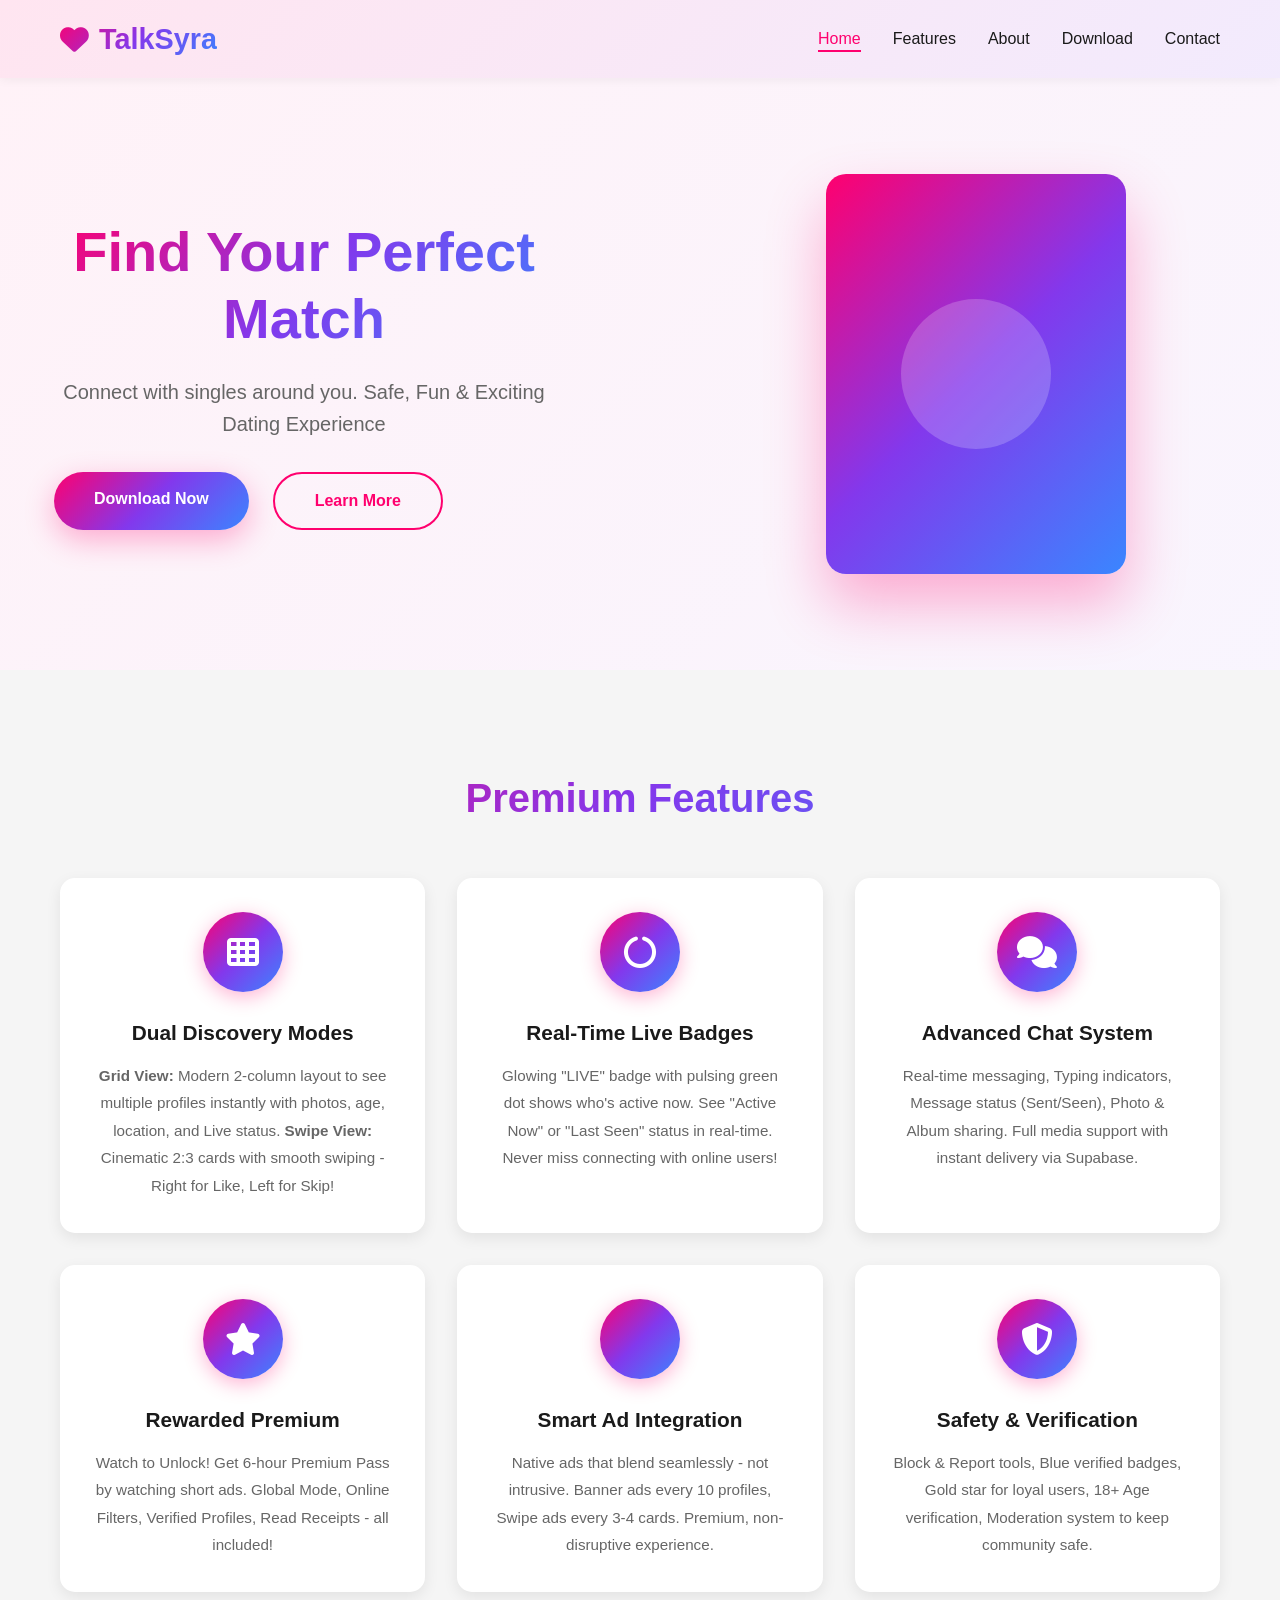
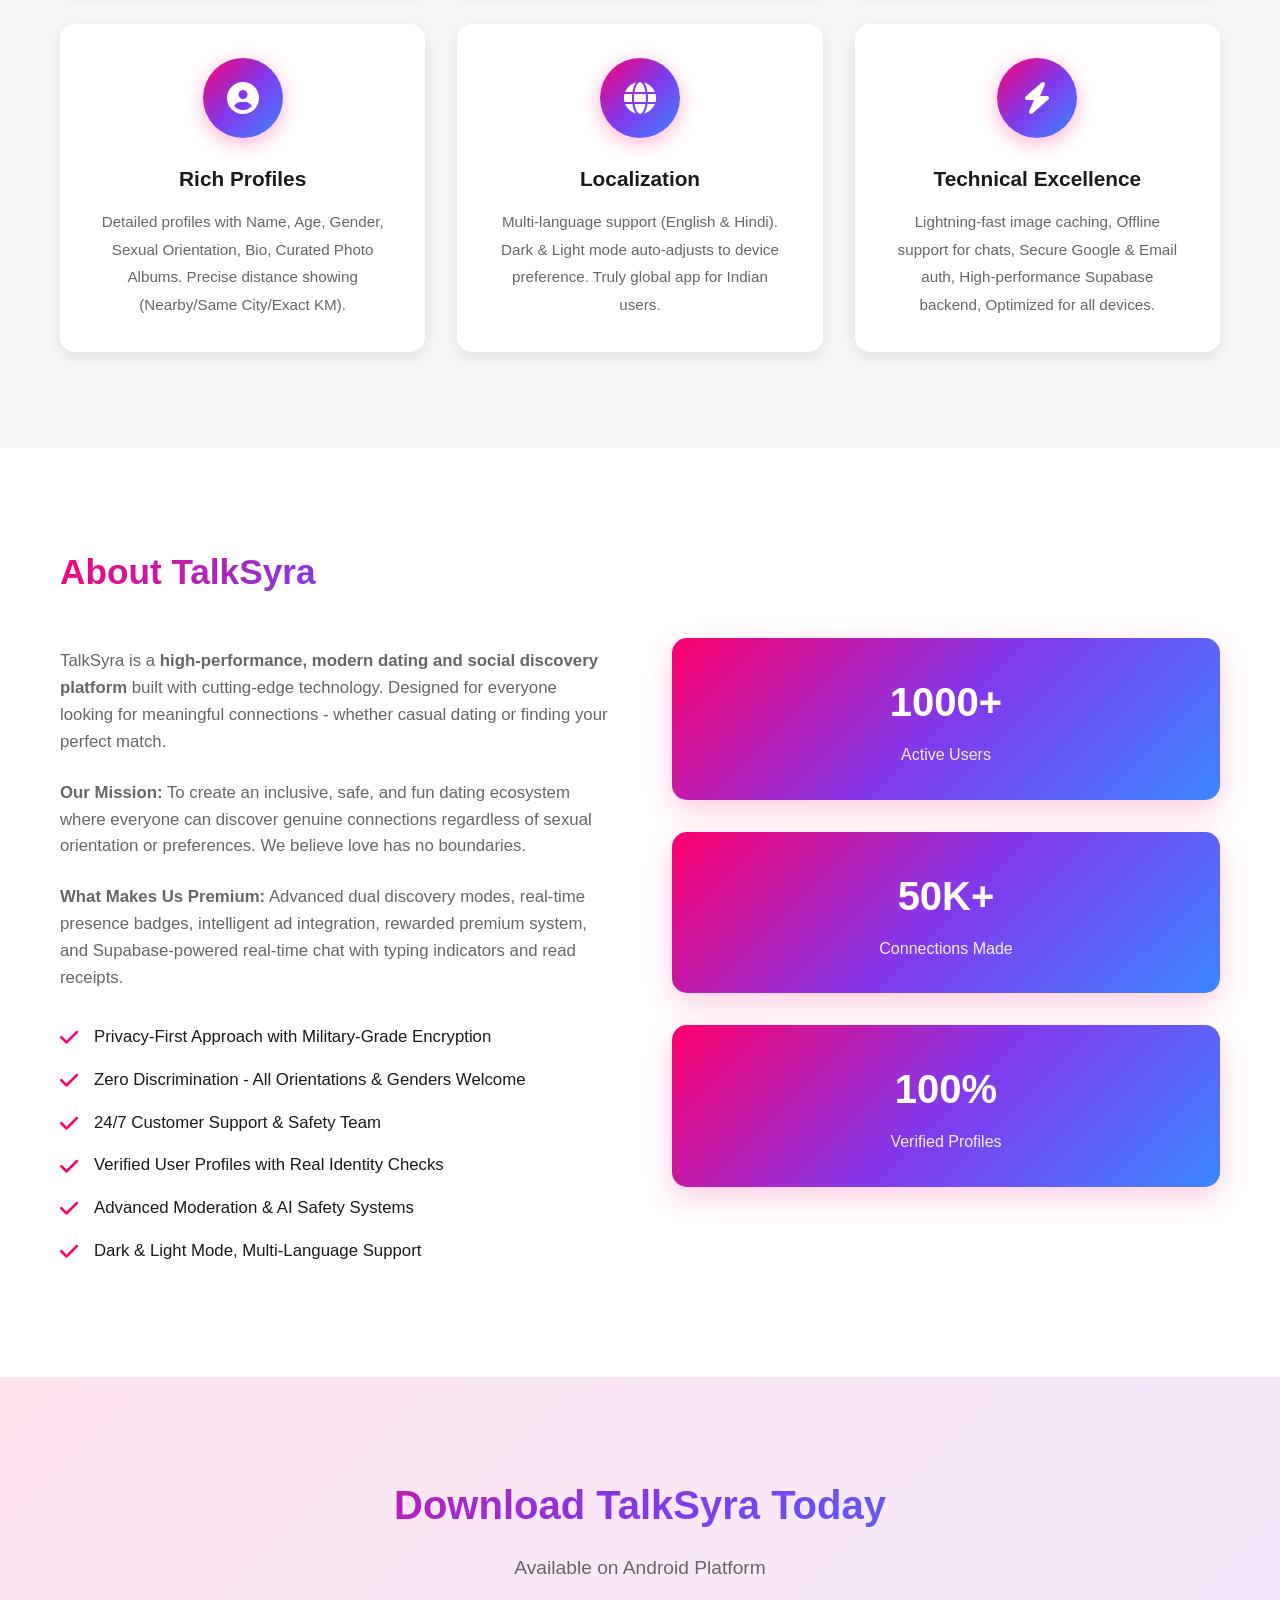
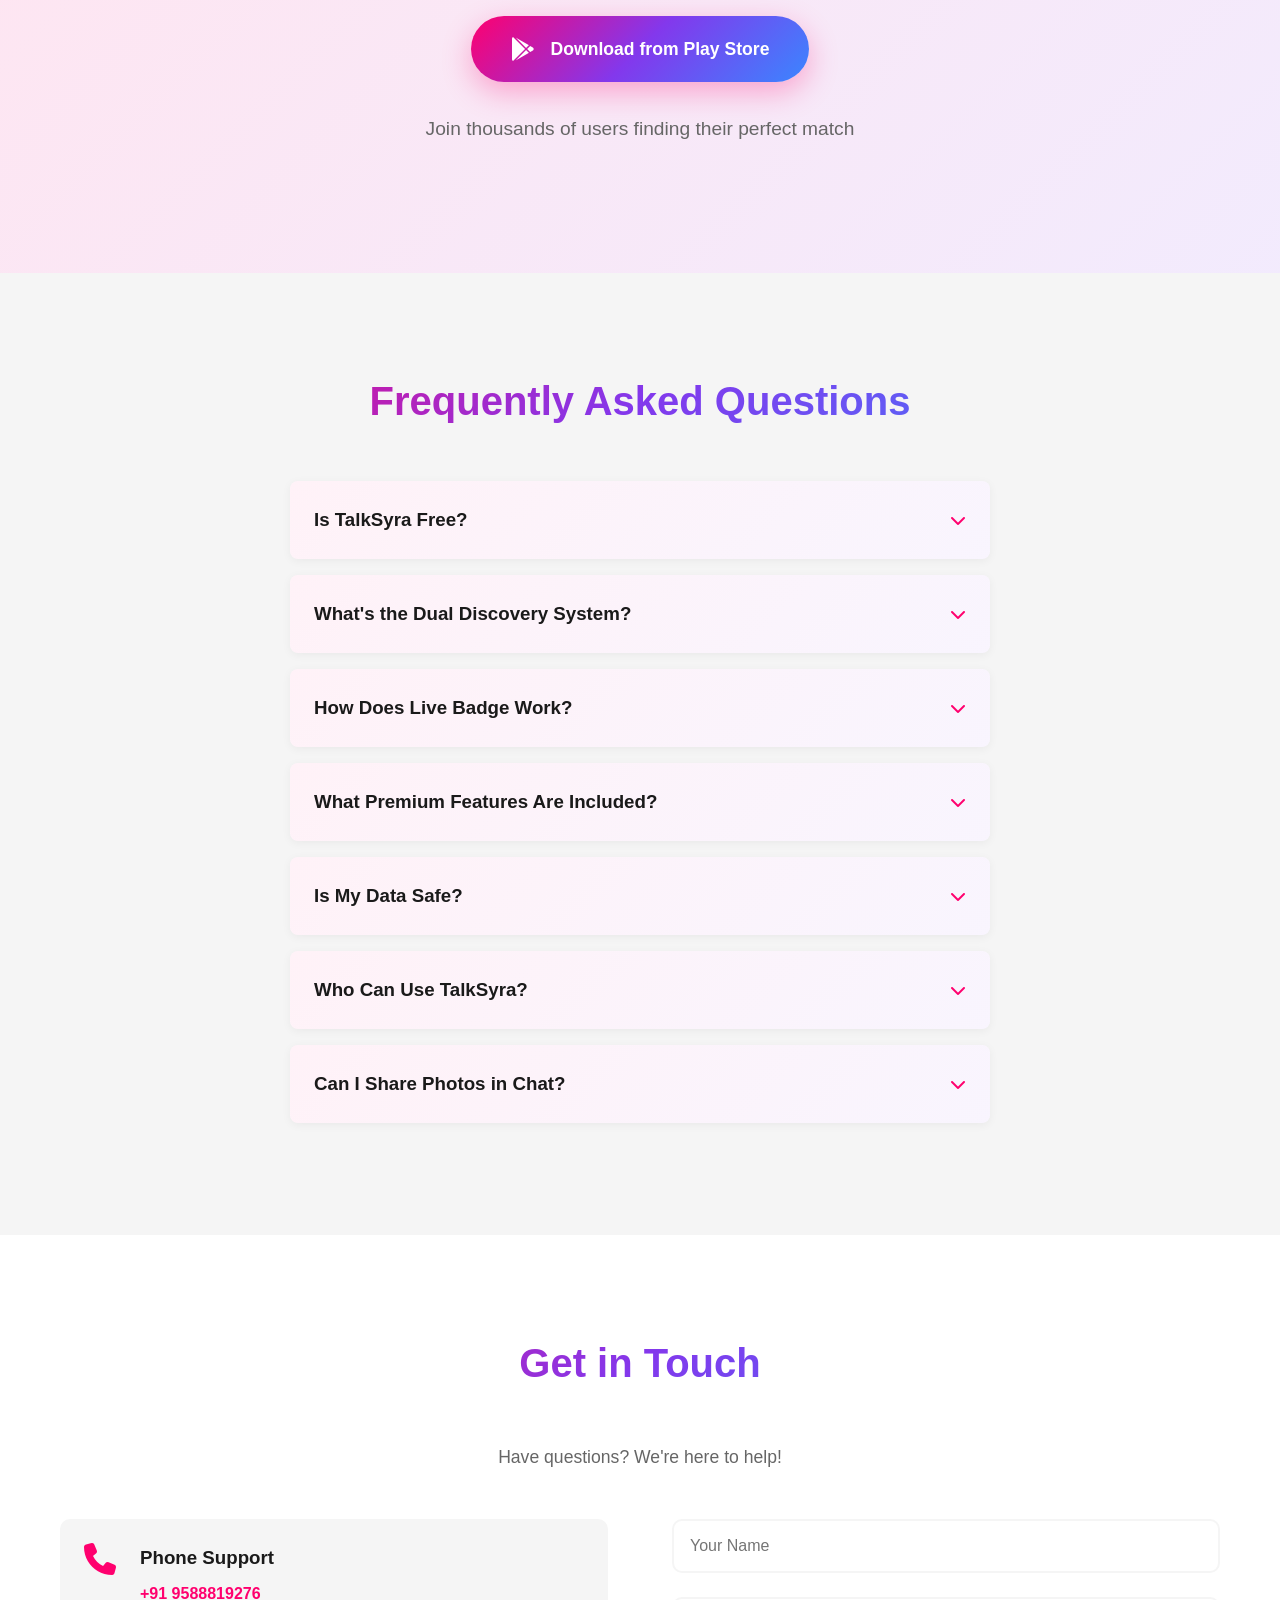
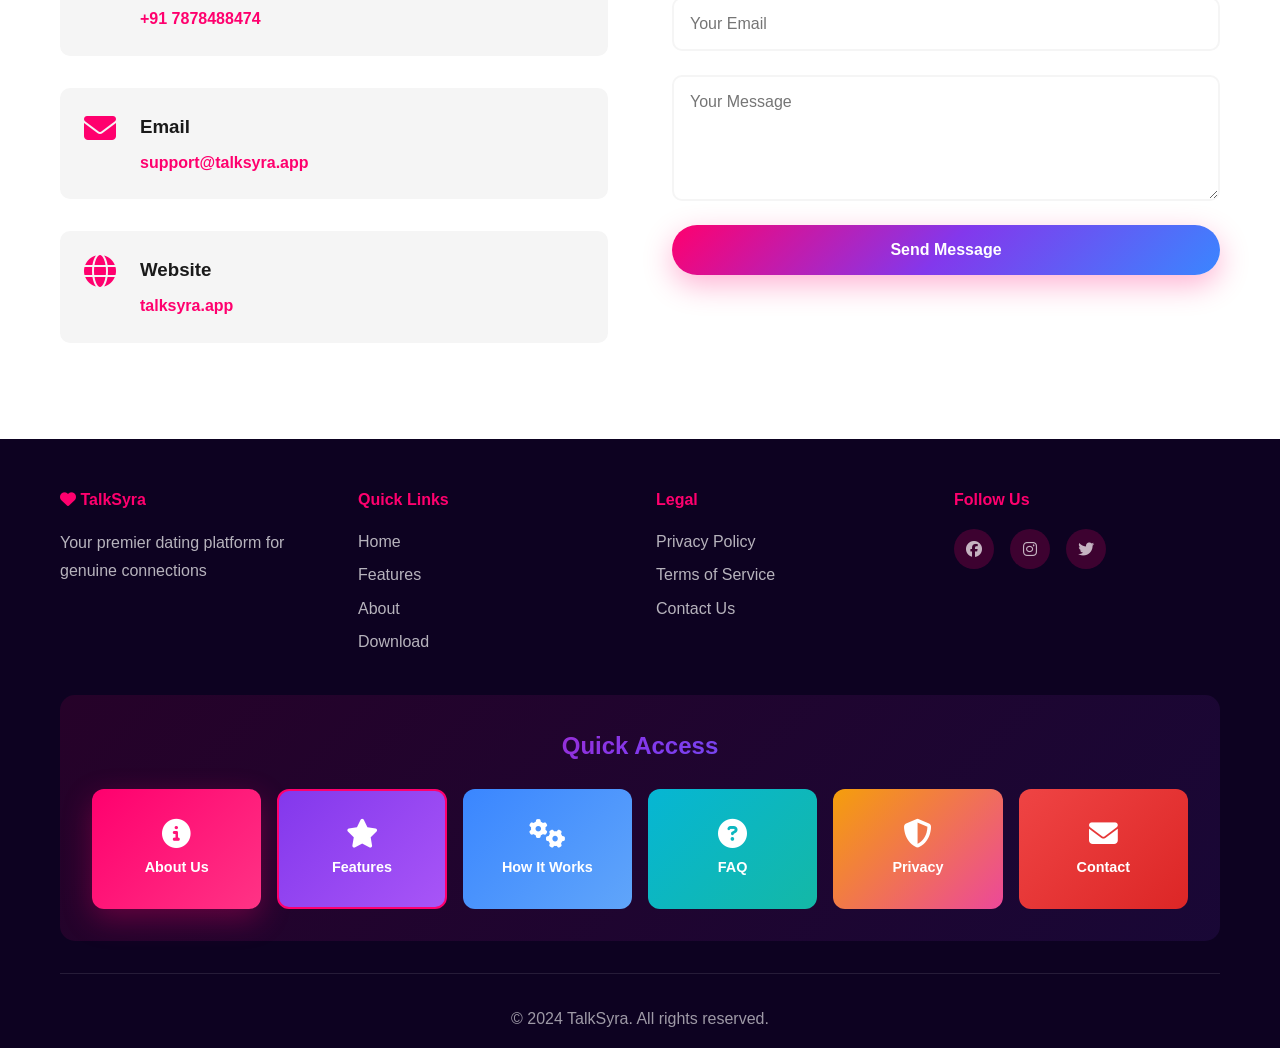
<file: index.html>
<!DOCTYPE html>
<html lang="en">
<head>
    <meta charset="UTF-8">
    <meta name="viewport" content="width=device-width, initial-scale=1.0">
    <meta name="description" content="TalkSyra - A Modern Dating App for Everyone. Connect with singles around you.">
    <meta name="keywords" content="dating app, social app, meet people">
    <title>TalkSyra - Find Your Perfect Match</title>
    <link rel="stylesheet" href="styles.css">
    <link rel="stylesheet" href="https://cdnjs.cloudflare.com/ajax/libs/font-awesome/6.4.0/css/all.min.css">
</head>
<body>
    <!-- Navigation -->
    <nav class="navbar">
        <div class="container">
            <div class="nav-logo">
                <i class="fas fa-heart"></i> TalkSyra
            </div>
            <ul class="nav-menu">
                <li><a href="#home">Home</a></li>
                <li><a href="#features">Features</a></li>
                <li><a href="#about">About</a></li>
                <li><a href="#download">Download</a></li>
                <li><a href="#contact">Contact</a></li>
            </ul>
            <div class="header-icons">
                <a href="https://play.google.com/store/apps/details?id=com.talksyra.app" class="download-icon-btn" title="Download TalkSyra">
                    <i class="fas fa-download"></i>
                </a>
            </div>
        </div>
    </nav>

    <!-- Hero Section -->
    <section id="home" class="hero">
        <div class="hero-content">
            <h1>Find Your Perfect Match</h1>
            <p>Connect with singles around you. Safe, Fun & Exciting Dating Experience</p>
            <div class="hero-buttons">
                <a href="#download" class="btn btn-primary">Download Now</a>
                <a href="#features" class="btn btn-secondary">Learn More</a>
            </div>
        </div>
        <div class="hero-image">
            <div class="floating-card">
                <div class="card-circle"></div>
            </div>
        </div>
    </section>

    <!-- Features Section -->
    <section id="features" class="features">
        <div class="container">
            <h2>Premium Features</h2>
            <div class="features-grid">
                <div class="feature-card">
                    <div class="feature-icon">
                        <i class="fas fa-th"></i>
                    </div>
                    <h3>Dual Discovery Modes</h3>
                    <p><strong>Grid View:</strong> Modern 2-column layout to see multiple profiles instantly with photos, age, location, and Live status. <strong>Swipe View:</strong> Cinematic 2:3 cards with smooth swiping - Right for Like, Left for Skip!</p>
                </div>
                <div class="feature-card">
                    <div class="feature-icon">
                        <i class="fas fa-circle-notch"></i>
                    </div>
                    <h3>Real-Time Live Badges</h3>
                    <p>Glowing "LIVE" badge with pulsing green dot shows who's active now. See "Active Now" or "Last Seen" status in real-time. Never miss connecting with online users!</p>
                </div>
                <div class="feature-card">
                    <div class="feature-icon">
                        <i class="fas fa-comments"></i>
                    </div>
                    <h3>Advanced Chat System</h3>
                    <p>Real-time messaging, Typing indicators, Message status (Sent/Seen), Photo & Album sharing. Full media support with instant delivery via Supabase.</p>
                </div>
                <div class="feature-card">
                    <div class="feature-icon">
                        <i class="fas fa-star"></i>
                    </div>
                    <h3>Rewarded Premium</h3>
                    <p>Watch to Unlock! Get 6-hour Premium Pass by watching short ads. Global Mode, Online Filters, Verified Profiles, Read Receipts - all included!</p>
                </div>
                <div class="feature-card">
                    <div class="feature-icon">
                        <i class="fas fa-ads"></i>
                    </div>
                    <h3>Smart Ad Integration</h3>
                    <p>Native ads that blend seamlessly - not intrusive. Banner ads every 10 profiles, Swipe ads every 3-4 cards. Premium, non-disruptive experience.</p>
                </div>
                <div class="feature-card">
                    <div class="feature-icon">
                        <i class="fas fa-shield-alt"></i>
                    </div>
                    <h3>Safety & Verification</h3>
                    <p>Block & Report tools, Blue verified badges, Gold star for loyal users, 18+ Age verification, Moderation system to keep community safe.</p>
                </div>
                <div class="feature-card">
                    <div class="feature-icon">
                        <i class="fas fa-user-circle"></i>
                    </div>
                    <h3>Rich Profiles</h3>
                    <p>Detailed profiles with Name, Age, Gender, Sexual Orientation, Bio, Curated Photo Albums. Precise distance showing (Nearby/Same City/Exact KM).</p>
                </div>
                <div class="feature-card">
                    <div class="feature-icon">
                        <i class="fas fa-globe"></i>
                    </div>
                    <h3>Localization</h3>
                    <p>Multi-language support (English & Hindi). Dark & Light mode auto-adjusts to device preference. Truly global app for Indian users.</p>
                </div>
                <div class="feature-card">
                    <div class="feature-icon">
                        <i class="fas fa-bolt"></i>
                    </div>
                    <h3>Technical Excellence</h3>
                    <p>Lightning-fast image caching, Offline support for chats, Secure Google & Email auth, High-performance Supabase backend, Optimized for all devices.</p>
                </div>
            </div>
        </div>
    </section>

    <!-- About Section -->
    <section id="about" class="about">
        <div class="container">
            <div class="about-content">
                <div class="about-text">
                    <h2>About TalkSyra</h2>
                    <p>
                        TalkSyra is a <strong>high-performance, modern dating and social discovery platform</strong> built with cutting-edge technology. 
                        Designed for everyone looking for meaningful connections - whether casual dating or finding your perfect match.
                    </p>
                    <p>
                        <strong>Our Mission:</strong> To create an inclusive, safe, and fun dating ecosystem where everyone can discover genuine connections 
                        regardless of sexual orientation or preferences. We believe love has no boundaries.
                    </p>
                    <p>
                        <strong>What Makes Us Premium:</strong> Advanced dual discovery modes, real-time presence badges, intelligent ad integration, 
                        rewarded premium system, and Supabase-powered real-time chat with typing indicators and read receipts.
                    </p>
                    <ul class="about-list">
                        <li><i class="fas fa-check"></i> Privacy-First Approach with Military-Grade Encryption</li>
                        <li><i class="fas fa-check"></i> Zero Discrimination - All Orientations & Genders Welcome</li>
                        <li><i class="fas fa-check"></i> 24/7 Customer Support & Safety Team</li>
                        <li><i class="fas fa-check"></i> Verified User Profiles with Real Identity Checks</li>
                        <li><i class="fas fa-check"></i> Advanced Moderation & AI Safety Systems</li>
                        <li><i class="fas fa-check"></i> Dark & Light Mode, Multi-Language Support</li>
                    </ul>
                </div>
                <div class="about-stats">
                    <div class="stat">
                        <h3>1000+</h3>
                        <p>Active Users</p>
                    </div>
                    <div class="stat">
                        <h3>50K+</h3>
                        <p>Connections Made</p>
                    </div>
                    <div class="stat">
                        <h3>100%</h3>
                        <p>Verified Profiles</p>
                    </div>
                </div>
            </div>
        </div>
    </section>

    <!-- Download Section -->
    <section id="download" class="download">
        <div class="container">
            <h2>Download TalkSyra Today</h2>
            <p>Available on Android Platform</p>
            <div class="download-buttons">
                <a href="https://play.google.com/store/apps/details?id=com.talksyra.app" target="_blank" class="download-btn">
                    <i class="fab fa-google-play"></i>
                    Download from Play Store
                </a>
            </div>
            <p class="download-subtitle">Join thousands of users finding their perfect match</p>
        </div>
    </section>

    <!-- FAQ Section -->
    <section id="faq" class="faq">
        <div class="container">
            <h2>Frequently Asked Questions</h2>
            <div class="faq-container">
                <div class="faq-item">
                    <div class="faq-question">
                        <h3>Is TalkSyra Free?</h3>
                        <i class="fas fa-chevron-down"></i>
                    </div>
                    <div class="faq-answer">
                        <p>Yes! TalkSyra is 100% free. Watch short ads to unlock 6-hour Premium Pass with Global Mode, Online Filters, and Verified Profiles. No subscription needed!</p>
                    </div>
                </div>
                <div class="faq-item">
                    <div class="faq-question">
                        <h3>What's the Dual Discovery System?</h3>
                        <i class="fas fa-chevron-down"></i>
                    </div>
                    <div class="faq-answer">
                        <p>TalkSyra offers two ways to discover matches: Grid View (see 2-column profiles at once) and Swipe View (Tinder-style swiping with detailed cards). Choose what works for you!</p>
                    </div>
                </div>
                <div class="faq-item">
                    <div class="faq-question">
                        <h3>How Does Live Badge Work?</h3>
                        <i class="fas fa-chevron-down"></i>
                    </div>
                    <div class="faq-answer">
                        <p>See who's online right now with glowing "LIVE" badges and pulsing green dots. Chat list shows "Active Now" or "Last Seen 5m ago" so you know when to connect!</p>
                    </div>
                </div>
                <div class="faq-item">
                    <div class="faq-question">
                        <h3>What Premium Features Are Included?</h3>
                        <i class="fas fa-chevron-down"></i>
                    </div>
                    <div class="faq-answer">
                        <p>Premium unlocks: Global Mode (meet worldwide), Online-Only Filter, Verified-Only Filter, Typing Indicators, Read Receipts. Get it free by watching 1-2 minute ads!</p>
                    </div>
                </div>
                <div class="faq-item">
                    <div class="faq-question">
                        <h3>Is My Data Safe?</h3>
                        <i class="fas fa-chevron-down"></i>
                    </div>
                    <div class="faq-answer">
                        <p>Absolutely! Military-grade encryption, Supabase security, verified profiles, 24/7 safety team, and block/report features keep you protected always.</p>
                    </div>
                </div>
                <div class="faq-item">
                    <div class="faq-question">
                        <h3>Who Can Use TalkSyra?</h3>
                        <i class="fas fa-chevron-down"></i>
                    </div>
                    <div class="faq-answer">
                        <p>TalkSyra is for 18+ adults. All genders and sexual orientations welcome: Straight, Gay, Bi, Lesbian, Trans - we embrace everyone!</p>
                    </div>
                </div>
                <div class="faq-item">
                    <div class="faq-question">
                        <h3>Can I Share Photos in Chat?</h3>
                        <i class="fas fa-chevron-down"></i>
                    </div>
                    <div class="faq-answer">
                        <p>Yes! Share single photos or your entire curated album instantly. Real-time message delivery, typing indicators, and message status (Seen/Sent) included.</p>
                    </div>
                </div>
            </div>
        </div>
    </section>

    <!-- Contact Section -->
    <section id="contact" class="contact">
        <div class="container">
            <h2>Get in Touch</h2>
            <p>Have questions? We're here to help!</p>
            <div class="contact-content">
                <div class="contact-info">
                    <div class="contact-item">
                        <i class="fas fa-phone"></i>
                        <div>
                            <h3>Phone Support</h3>
                            <p><a href="tel:+919588819276">+91 9588819276</a></p>
                            <p><a href="tel:+917878488474">+91 7878488474</a></p>
                        </div>
                    </div>
                    <div class="contact-item">
                        <i class="fas fa-envelope"></i>
                        <div>
                            <h3>Email</h3>
                            <p><a href="mailto:support@talksyra.app">support@talksyra.app</a></p>
                        </div>
                    </div>
                    <div class="contact-item">
                        <i class="fas fa-globe"></i>
                        <div>
                            <h3>Website</h3>
                            <p><a href="https://talksyra.app">talksyra.app</a></p>
                        </div>
                    </div>
                </div>
                <form class="contact-form">
                    <input type="text" placeholder="Your Name" required>
                    <input type="email" placeholder="Your Email" required>
                    <textarea placeholder="Your Message" rows="5" required></textarea>
                    <button type="submit" class="btn btn-primary">Send Message</button>
                </form>
            </div>
        </div>
    </section>

    <!-- Footer -->
    <footer class="footer">
        <div class="container">
            <div class="footer-content">
                <div class="footer-section">
                    <h4><i class="fas fa-heart"></i> TalkSyra</h4>
                    <p>Your premier dating platform for genuine connections</p>
                </div>
                <div class="footer-section">
                    <h4>Quick Links</h4>
                    <ul>
                        <li><a href="#home">Home</a></li>
                        <li><a href="#features">Features</a></li>
                        <li><a href="#about">About</a></li>
                        <li><a href="#download">Download</a></li>
                    </ul>
                </div>
                <div class="footer-section">
                    <h4>Legal</h4>
                    <ul>
                        <li><a href="privacy-policy.html">Privacy Policy</a></li>
                        <li><a href="terms-of-service.html">Terms of Service</a></li>
                        <li><a href="#contact">Contact Us</a></li>
                    </ul>
                </div>
                <div class="footer-section">
                    <h4>Follow Us</h4>
                    <div class="social-links">
                        <a href="#"><i class="fab fa-facebook"></i></a>
                        <a href="#"><i class="fab fa-instagram"></i></a>
                        <a href="#"><i class="fab fa-twitter"></i></a>
                    </div>
                </div>
            </div>

            <!-- Footer Buttons Section -->
            <div class="footer-buttons">
                <h3>Quick Access</h3>
                <div class="button-grid">
                    <a href="about.html" class="footer-btn btn-primary">
                        <i class="fas fa-info-circle"></i>
                        <span>About Us</span>
                    </a>
                    <a href="features.html" class="footer-btn btn-secondary">
                        <i class="fas fa-star"></i>
                        <span>Features</span>
                    </a>
                    <a href="how-it-works.html" class="footer-btn btn-accent">
                        <i class="fas fa-cogs"></i>
                        <span>How It Works</span>
                    </a>
                    <a href="faq.html" class="footer-btn btn-success">
                        <i class="fas fa-question-circle"></i>
                        <span>FAQ</span>
                    </a>
                    <a href="privacy-policy.html" class="footer-btn btn-warning">
                        <i class="fas fa-shield-alt"></i>
                        <span>Privacy</span>
                    </a>
                    <a href="contact.html" class="footer-btn btn-danger">
                        <i class="fas fa-envelope"></i>
                        <span>Contact</span>
                    </a>
                </div>
            </div>

            <div class="footer-bottom">
                <p>&copy; 2024 TalkSyra. All rights reserved.</p>
            </div>
        </div>
    </footer>

    <script src="script.js"></script>
</body>
</html>
</file>
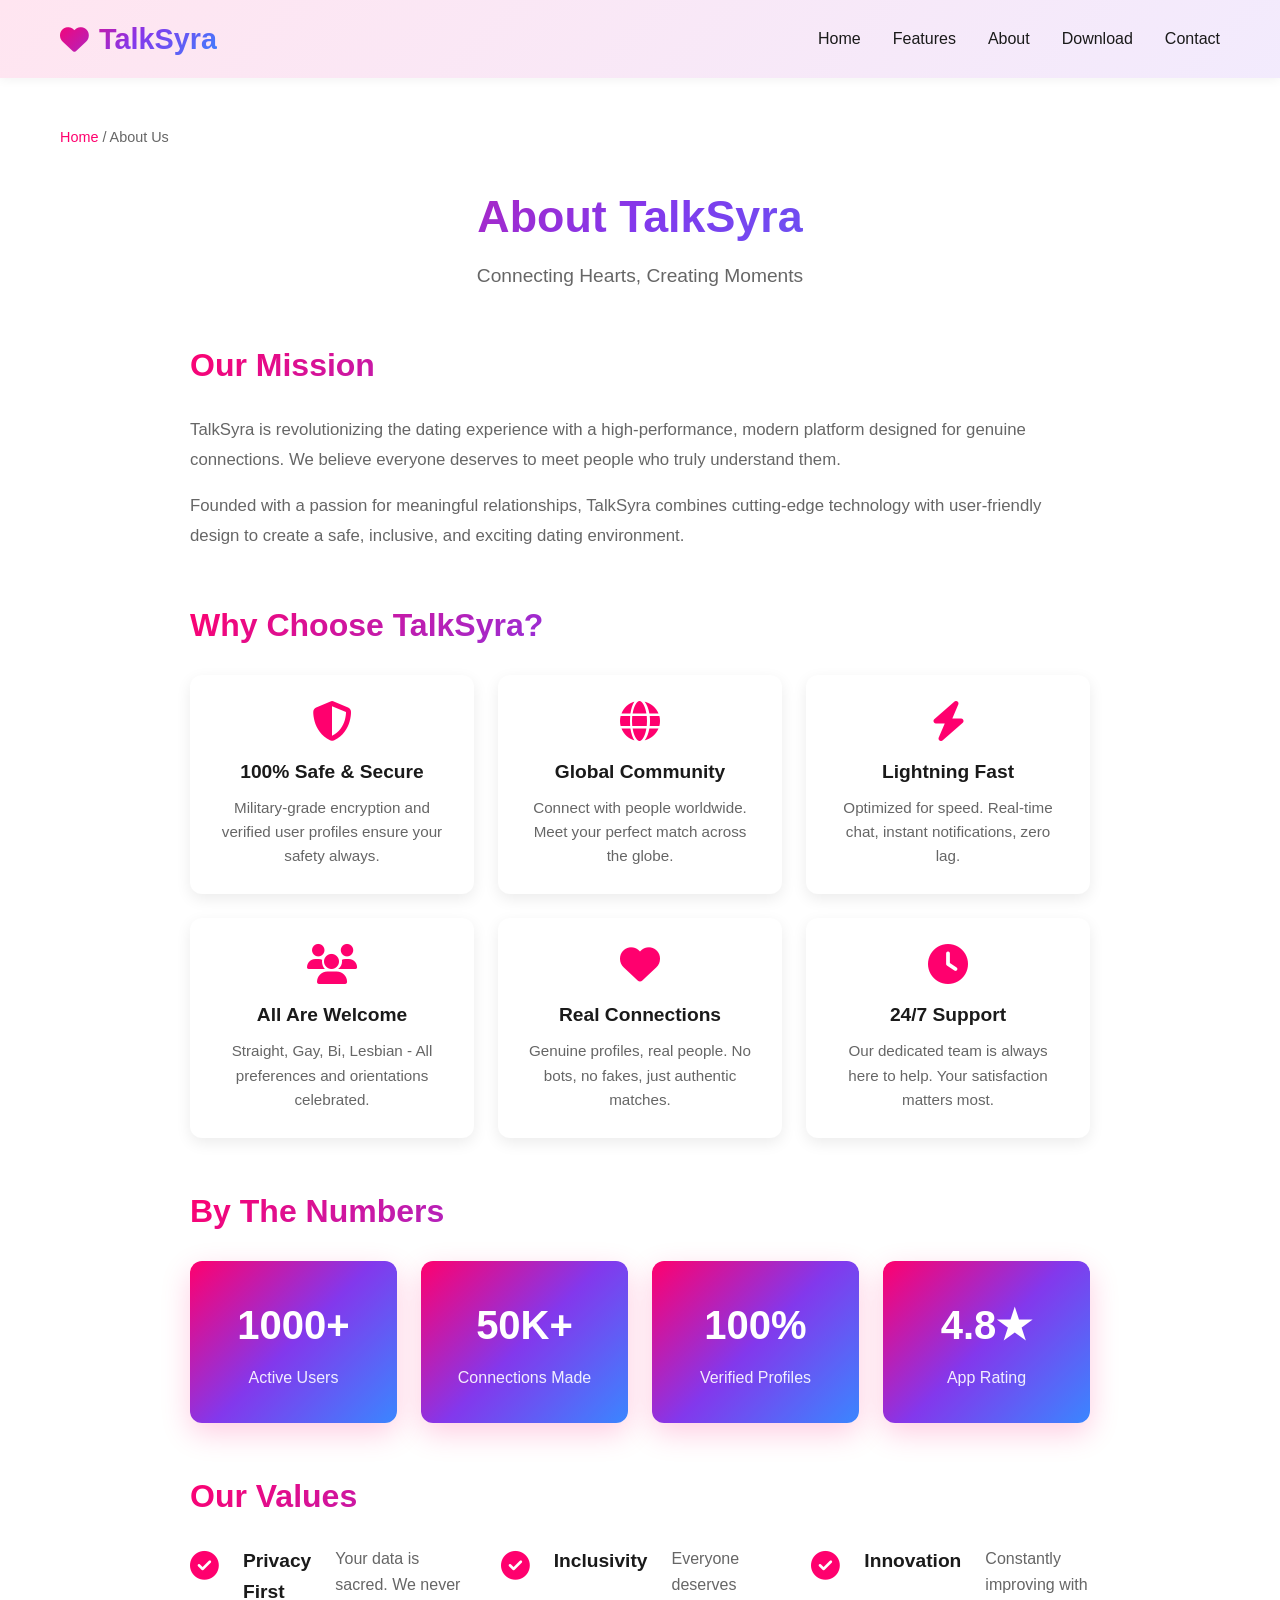
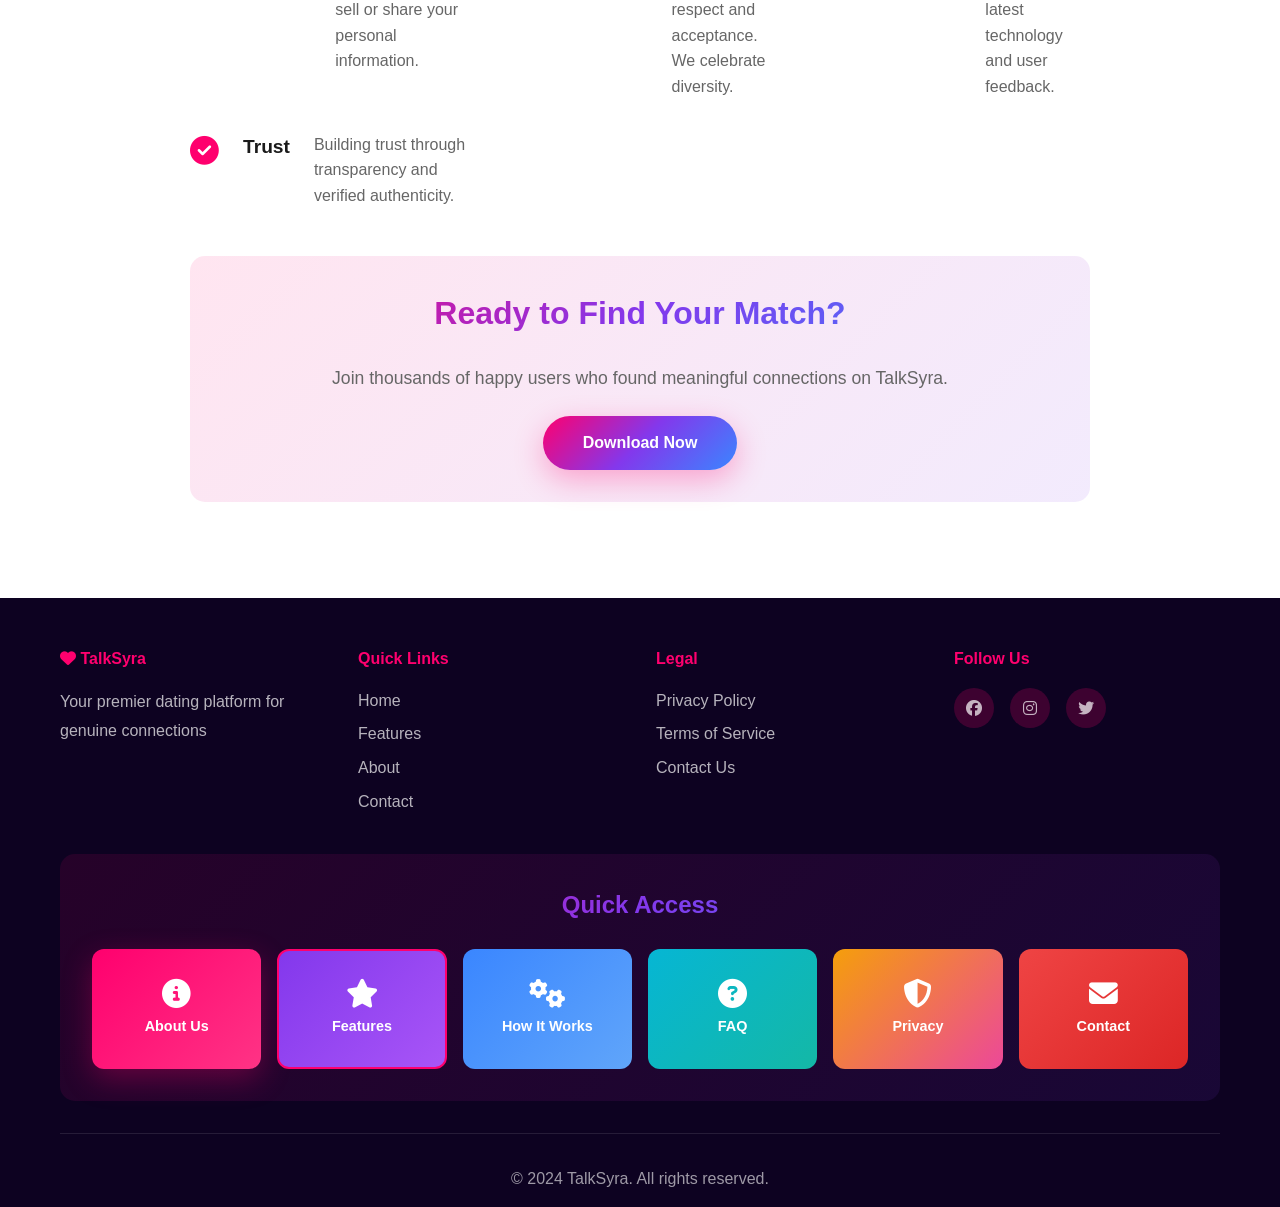
<file: about.html>
<!DOCTYPE html>
<html lang="en">
<head>
    <meta charset="UTF-8">
    <meta name="viewport" content="width=device-width, initial-scale=1.0">
    <meta name="description" content="About TalkSyra - A Modern Dating App for Everyone">
    <title>About TalkSyra - Our Story</title>
    <link rel="stylesheet" href="styles.css">
    <link rel="stylesheet" href="https://cdnjs.cloudflare.com/ajax/libs/font-awesome/6.4.0/css/all.min.css">
</head>
<body>
    <!-- Navigation -->
    <nav class="navbar">
        <div class="container">
            <div class="nav-logo">
                <i class="fas fa-heart"></i> TalkSyra
            </div>
            <ul class="nav-menu">
                <li><a href="index.html">Home</a></li>
                <li><a href="features.html">Features</a></li>
                <li><a href="about.html">About</a></li>
                <li><a href="index.html#download">Download</a></li>
                <li><a href="contact.html">Contact</a></li>
            </ul>
        </div>
    </nav>

    <!-- Main Content -->
    <section class="page-content">
        <div class="container">
            <div class="breadcrumb">
                <a href="index.html">Home</a> / <span>About Us</span>
            </div>

            <div class="page-header">
                <h1>About TalkSyra</h1>
                <p>Connecting Hearts, Creating Moments</p>
            </div>

            <div class="about-main">
                <div class="about-intro">
                    <h2>Our Mission</h2>
                    <p>TalkSyra is revolutionizing the dating experience with a high-performance, modern platform designed for genuine connections. We believe everyone deserves to meet people who truly understand them.</p>
                    <p>Founded with a passion for meaningful relationships, TalkSyra combines cutting-edge technology with user-friendly design to create a safe, inclusive, and exciting dating environment.</p>
                </div>

                <div class="features-highlight">
                    <h2>Why Choose TalkSyra?</h2>
                    <div class="highlight-grid">
                        <div class="highlight-card">
                            <i class="fas fa-shield-alt"></i>
                            <h3>100% Safe & Secure</h3>
                            <p>Military-grade encryption and verified user profiles ensure your safety always.</p>
                        </div>
                        <div class="highlight-card">
                            <i class="fas fa-globe"></i>
                            <h3>Global Community</h3>
                            <p>Connect with people worldwide. Meet your perfect match across the globe.</p>
                        </div>
                        <div class="highlight-card">
                            <i class="fas fa-zap"></i>
                            <h3>Lightning Fast</h3>
                            <p>Optimized for speed. Real-time chat, instant notifications, zero lag.</p>
                        </div>
                        <div class="highlight-card">
                            <i class="fas fa-users"></i>
                            <h3>All Are Welcome</h3>
                            <p>Straight, Gay, Bi, Lesbian - All preferences and orientations celebrated.</p>
                        </div>
                        <div class="highlight-card">
                            <i class="fas fa-heart"></i>
                            <h3>Real Connections</h3>
                            <p>Genuine profiles, real people. No bots, no fakes, just authentic matches.</p>
                        </div>
                        <div class="highlight-card">
                            <i class="fas fa-clock"></i>
                            <h3>24/7 Support</h3>
                            <p>Our dedicated team is always here to help. Your satisfaction matters most.</p>
                        </div>
                    </div>
                </div>

                <div class="stats-section">
                    <h2>By The Numbers</h2>
                    <div class="stats-grid">
                        <div class="stat-item">
                            <h4>1000+</h4>
                            <p>Active Users</p>
                        </div>
                        <div class="stat-item">
                            <h4>50K+</h4>
                            <p>Connections Made</p>
                        </div>
                        <div class="stat-item">
                            <h4>100%</h4>
                            <p>Verified Profiles</p>
                        </div>
                        <div class="stat-item">
                            <h4>4.8★</h4>
                            <p>App Rating</p>
                        </div>
                    </div>
                </div>

                <div class="team-section">
                    <h2>Our Values</h2>
                    <div class="values-list">
                        <div class="value-item">
                            <i class="fas fa-check-circle"></i>
                            <h3>Privacy First</h3>
                            <p>Your data is sacred. We never sell or share your personal information.</p>
                        </div>
                        <div class="value-item">
                            <i class="fas fa-check-circle"></i>
                            <h3>Inclusivity</h3>
                            <p>Everyone deserves respect and acceptance. We celebrate diversity.</p>
                        </div>
                        <div class="value-item">
                            <i class="fas fa-check-circle"></i>
                            <h3>Innovation</h3>
                            <p>Constantly improving with latest technology and user feedback.</p>
                        </div>
                        <div class="value-item">
                            <i class="fas fa-check-circle"></i>
                            <h3>Trust</h3>
                            <p>Building trust through transparency and verified authenticity.</p>
                        </div>
                    </div>
                </div>

                <div class="cta-section">
                    <h2>Ready to Find Your Match?</h2>
                    <p>Join thousands of happy users who found meaningful connections on TalkSyra.</p>
                    <a href="https://play.google.com/store/apps/details?id=com.talksyra.app" class="btn btn-primary">Download Now</a>
                </div>
            </div>
        </div>
    </section>

    <!-- Footer -->
    <footer class="footer">
        <div class="container">
            <div class="footer-content">
                <div class="footer-section">
                    <h4><i class="fas fa-heart"></i> TalkSyra</h4>
                    <p>Your premier dating platform for genuine connections</p>
                </div>
                <div class="footer-section">
                    <h4>Quick Links</h4>
                    <ul>
                        <li><a href="index.html">Home</a></li>
                        <li><a href="features.html">Features</a></li>
                        <li><a href="about.html">About</a></li>
                        <li><a href="contact.html">Contact</a></li>
                    </ul>
                </div>
                <div class="footer-section">
                    <h4>Legal</h4>
                    <ul>
                        <li><a href="privacy-policy.html">Privacy Policy</a></li>
                        <li><a href="terms-of-service.html">Terms of Service</a></li>
                        <li><a href="contact.html">Contact Us</a></li>
                    </ul>
                </div>
                <div class="footer-section">
                    <h4>Follow Us</h4>
                    <div class="social-links">
                        <a href="#"><i class="fab fa-facebook"></i></a>
                        <a href="#"><i class="fab fa-instagram"></i></a>
                        <a href="#"><i class="fab fa-twitter"></i></a>
                    </div>
                </div>
            </div>

            <div class="footer-buttons">
                <h3>Quick Access</h3>
                <div class="button-grid">
                    <a href="about.html" class="footer-btn btn-primary">
                        <i class="fas fa-info-circle"></i>
                        <span>About Us</span>
                    </a>
                    <a href="features.html" class="footer-btn btn-secondary">
                        <i class="fas fa-star"></i>
                        <span>Features</span>
                    </a>
                    <a href="how-it-works.html" class="footer-btn btn-accent">
                        <i class="fas fa-cogs"></i>
                        <span>How It Works</span>
                    </a>
                    <a href="faq.html" class="footer-btn btn-success">
                        <i class="fas fa-question-circle"></i>
                        <span>FAQ</span>
                    </a>
                    <a href="privacy-policy.html" class="footer-btn btn-warning">
                        <i class="fas fa-shield-alt"></i>
                        <span>Privacy</span>
                    </a>
                    <a href="contact.html" class="footer-btn btn-danger">
                        <i class="fas fa-envelope"></i>
                        <span>Contact</span>
                    </a>
                </div>
            </div>

            <div class="footer-bottom">
                <p>&copy; 2024 TalkSyra. All rights reserved.</p>
            </div>
        </div>
    </footer>

    <script src="script.js"></script>
</body>
</html>
</file>
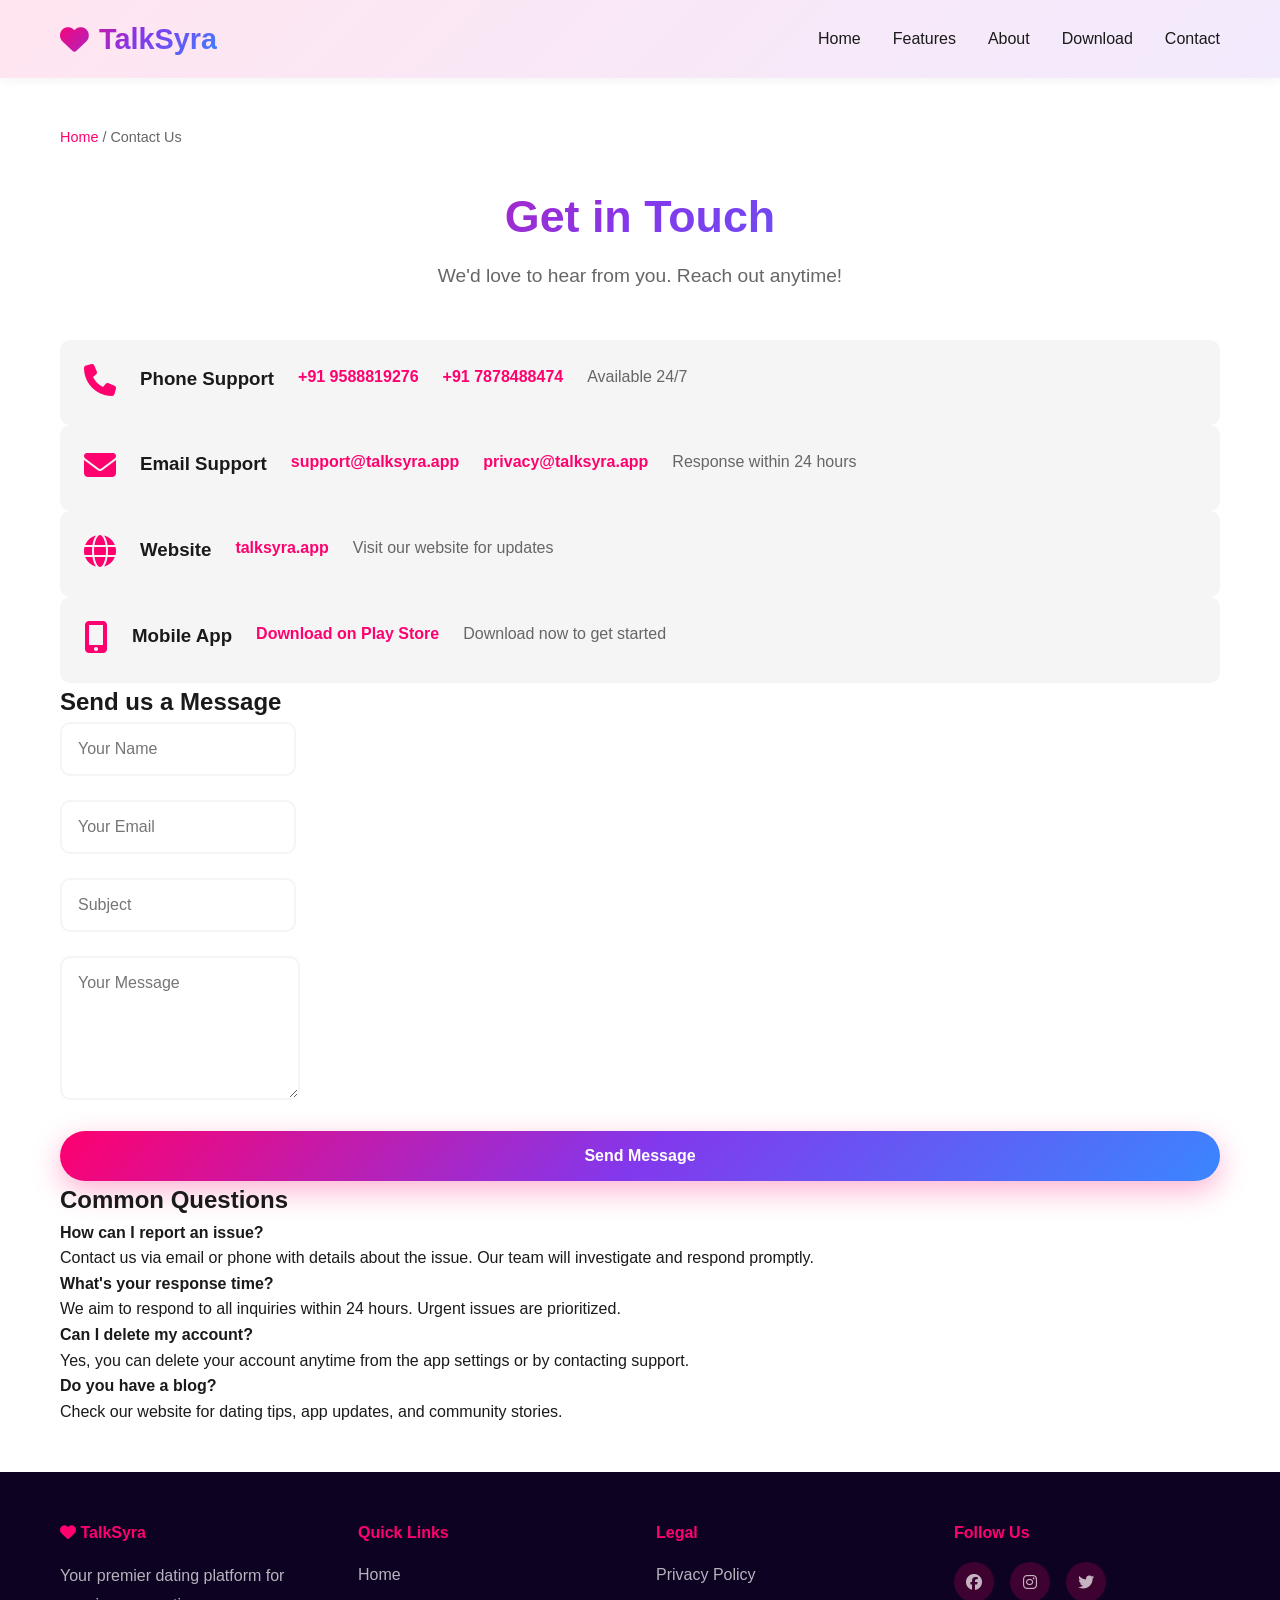
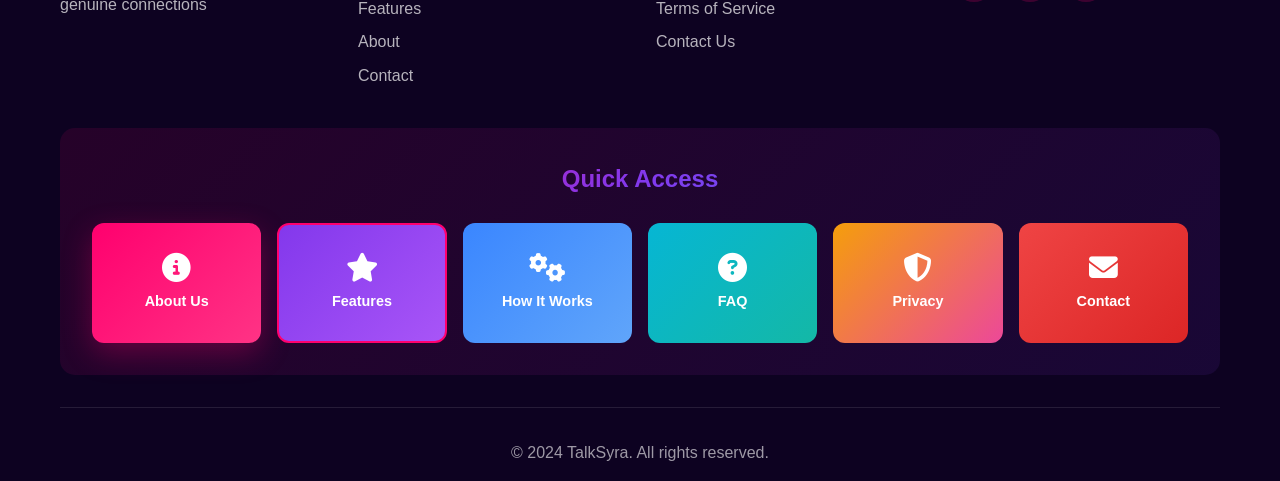
<file: contact.html>
<!DOCTYPE html>
<html lang="en">
<head>
    <meta charset="UTF-8">
    <meta name="viewport" content="width=device-width, initial-scale=1.0">
    <meta name="description" content="Contact TalkSyra - Get in Touch">
    <title>Contact Us - TalkSyra</title>
    <link rel="stylesheet" href="styles.css">
    <link rel="stylesheet" href="https://cdnjs.cloudflare.com/ajax/libs/font-awesome/6.4.0/css/all.min.css">
</head>
<body>
    <!-- Navigation -->
    <nav class="navbar">
        <div class="container">
            <div class="nav-logo">
                <i class="fas fa-heart"></i> TalkSyra
            </div>
            <ul class="nav-menu">
                <li><a href="index.html">Home</a></li>
                <li><a href="features.html">Features</a></li>
                <li><a href="about.html">About</a></li>
                <li><a href="index.html#download">Download</a></li>
                <li><a href="contact.html">Contact</a></li>
            </ul>
        </div>
    </nav>

    <!-- Main Content -->
    <section class="page-content">
        <div class="container">
            <div class="breadcrumb">
                <a href="index.html">Home</a> / <span>Contact Us</span>
            </div>

            <div class="page-header">
                <h1>Get in Touch</h1>
                <p>We'd love to hear from you. Reach out anytime!</p>
            </div>

            <div class="contact-main">
                <div class="contact-grid">
                    <div class="contact-info-box">
                        <div class="contact-item">
                            <i class="fas fa-phone"></i>
                            <h3>Phone Support</h3>
                            <p><a href="tel:+919588819276">+91 9588819276</a></p>
                            <p><a href="tel:+917878488474">+91 7878488474</a></p>
                            <p class="hours">Available 24/7</p>
                        </div>
                    </div>

                    <div class="contact-info-box">
                        <div class="contact-item">
                            <i class="fas fa-envelope"></i>
                            <h3>Email Support</h3>
                            <p><a href="mailto:support@talksyra.app">support@talksyra.app</a></p>
                            <p><a href="mailto:privacy@talksyra.app">privacy@talksyra.app</a></p>
                            <p class="hours">Response within 24 hours</p>
                        </div>
                    </div>

                    <div class="contact-info-box">
                        <div class="contact-item">
                            <i class="fas fa-globe"></i>
                            <h3>Website</h3>
                            <p><a href="https://talksyra.app">talksyra.app</a></p>
                            <p class="hours">Visit our website for updates</p>
                        </div>
                    </div>

                    <div class="contact-info-box">
                        <div class="contact-item">
                            <i class="fas fa-mobile-alt"></i>
                            <h3>Mobile App</h3>
                            <p><a href="https://play.google.com/store/apps/details?id=com.talksyra.app">Download on Play Store</a></p>
                            <p class="hours">Download now to get started</p>
                        </div>
                    </div>
                </div>

                <div class="contact-form-section">
                    <h2>Send us a Message</h2>
                    <form class="contact-form">
                        <div class="form-group">
                            <input type="text" placeholder="Your Name" required>
                        </div>
                        <div class="form-group">
                            <input type="email" placeholder="Your Email" required>
                        </div>
                        <div class="form-group">
                            <input type="text" placeholder="Subject" required>
                        </div>
                        <div class="form-group">
                            <textarea placeholder="Your Message" rows="6" required></textarea>
                        </div>
                        <button type="submit" class="btn btn-primary">Send Message</button>
                    </form>
                </div>

                <div class="faq-quick">
                    <h2>Common Questions</h2>
                    <div class="faq-mini">
                        <div class="faq-item-mini">
                            <h4>How can I report an issue?</h4>
                            <p>Contact us via email or phone with details about the issue. Our team will investigate and respond promptly.</p>
                        </div>
                        <div class="faq-item-mini">
                            <h4>What's your response time?</h4>
                            <p>We aim to respond to all inquiries within 24 hours. Urgent issues are prioritized.</p>
                        </div>
                        <div class="faq-item-mini">
                            <h4>Can I delete my account?</h4>
                            <p>Yes, you can delete your account anytime from the app settings or by contacting support.</p>
                        </div>
                        <div class="faq-item-mini">
                            <h4>Do you have a blog?</h4>
                            <p>Check our website for dating tips, app updates, and community stories.</p>
                        </div>
                    </div>
                </div>
            </div>
        </div>
    </section>

    <!-- Footer -->
    <footer class="footer">
        <div class="container">
            <div class="footer-content">
                <div class="footer-section">
                    <h4><i class="fas fa-heart"></i> TalkSyra</h4>
                    <p>Your premier dating platform for genuine connections</p>
                </div>
                <div class="footer-section">
                    <h4>Quick Links</h4>
                    <ul>
                        <li><a href="index.html">Home</a></li>
                        <li><a href="features.html">Features</a></li>
                        <li><a href="about.html">About</a></li>
                        <li><a href="contact.html">Contact</a></li>
                    </ul>
                </div>
                <div class="footer-section">
                    <h4>Legal</h4>
                    <ul>
                        <li><a href="privacy-policy.html">Privacy Policy</a></li>
                        <li><a href="terms-of-service.html">Terms of Service</a></li>
                        <li><a href="contact.html">Contact Us</a></li>
                    </ul>
                </div>
                <div class="footer-section">
                    <h4>Follow Us</h4>
                    <div class="social-links">
                        <a href="#"><i class="fab fa-facebook"></i></a>
                        <a href="#"><i class="fab fa-instagram"></i></a>
                        <a href="#"><i class="fab fa-twitter"></i></a>
                    </div>
                </div>
            </div>

            <div class="footer-buttons">
                <h3>Quick Access</h3>
                <div class="button-grid">
                    <a href="about.html" class="footer-btn btn-primary">
                        <i class="fas fa-info-circle"></i>
                        <span>About Us</span>
                    </a>
                    <a href="features.html" class="footer-btn btn-secondary">
                        <i class="fas fa-star"></i>
                        <span>Features</span>
                    </a>
                    <a href="how-it-works.html" class="footer-btn btn-accent">
                        <i class="fas fa-cogs"></i>
                        <span>How It Works</span>
                    </a>
                    <a href="faq.html" class="footer-btn btn-success">
                        <i class="fas fa-question-circle"></i>
                        <span>FAQ</span>
                    </a>
                    <a href="privacy-policy.html" class="footer-btn btn-warning">
                        <i class="fas fa-shield-alt"></i>
                        <span>Privacy</span>
                    </a>
                    <a href="contact.html" class="footer-btn btn-danger">
                        <i class="fas fa-envelope"></i>
                        <span>Contact</span>
                    </a>
                </div>
            </div>

            <div class="footer-bottom">
                <p>&copy; 2024 TalkSyra. All rights reserved.</p>
            </div>
        </div>
    </footer>

    <script src="script.js"></script>
</body>
</html>
</file>
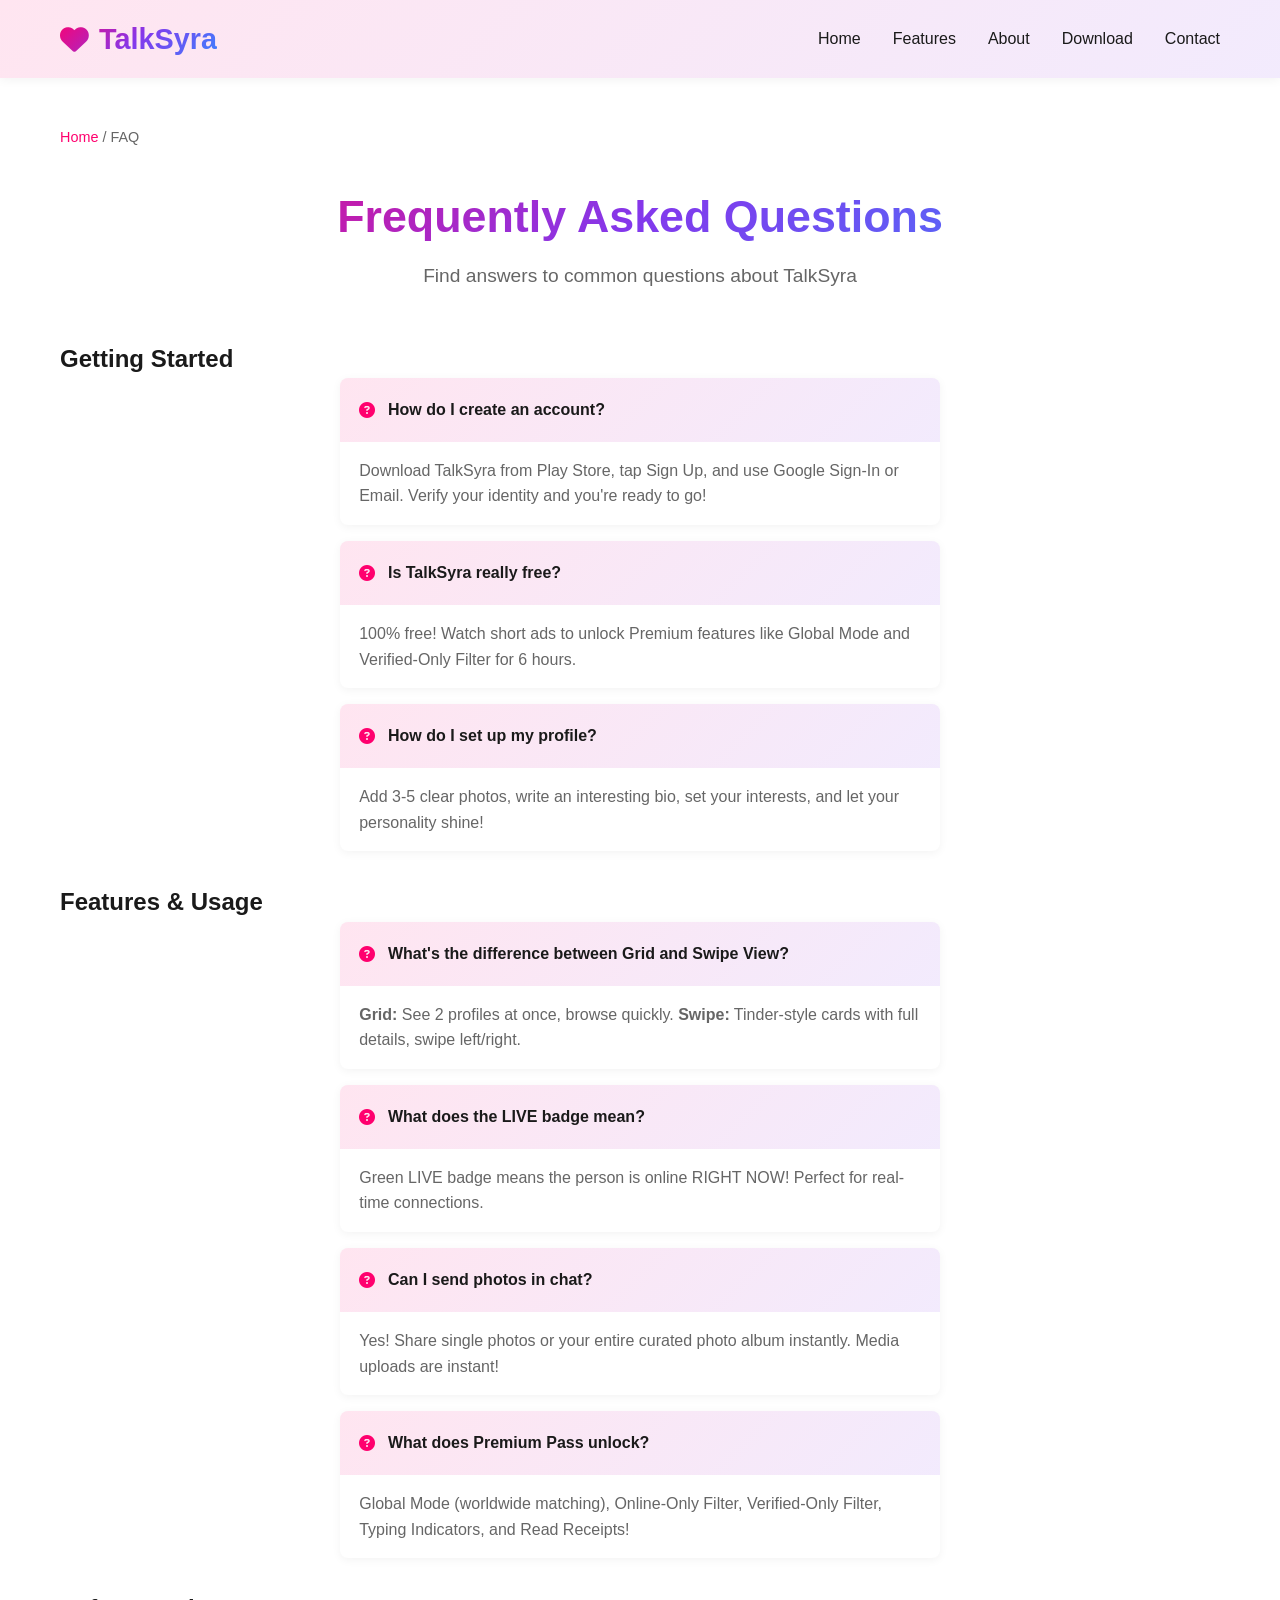
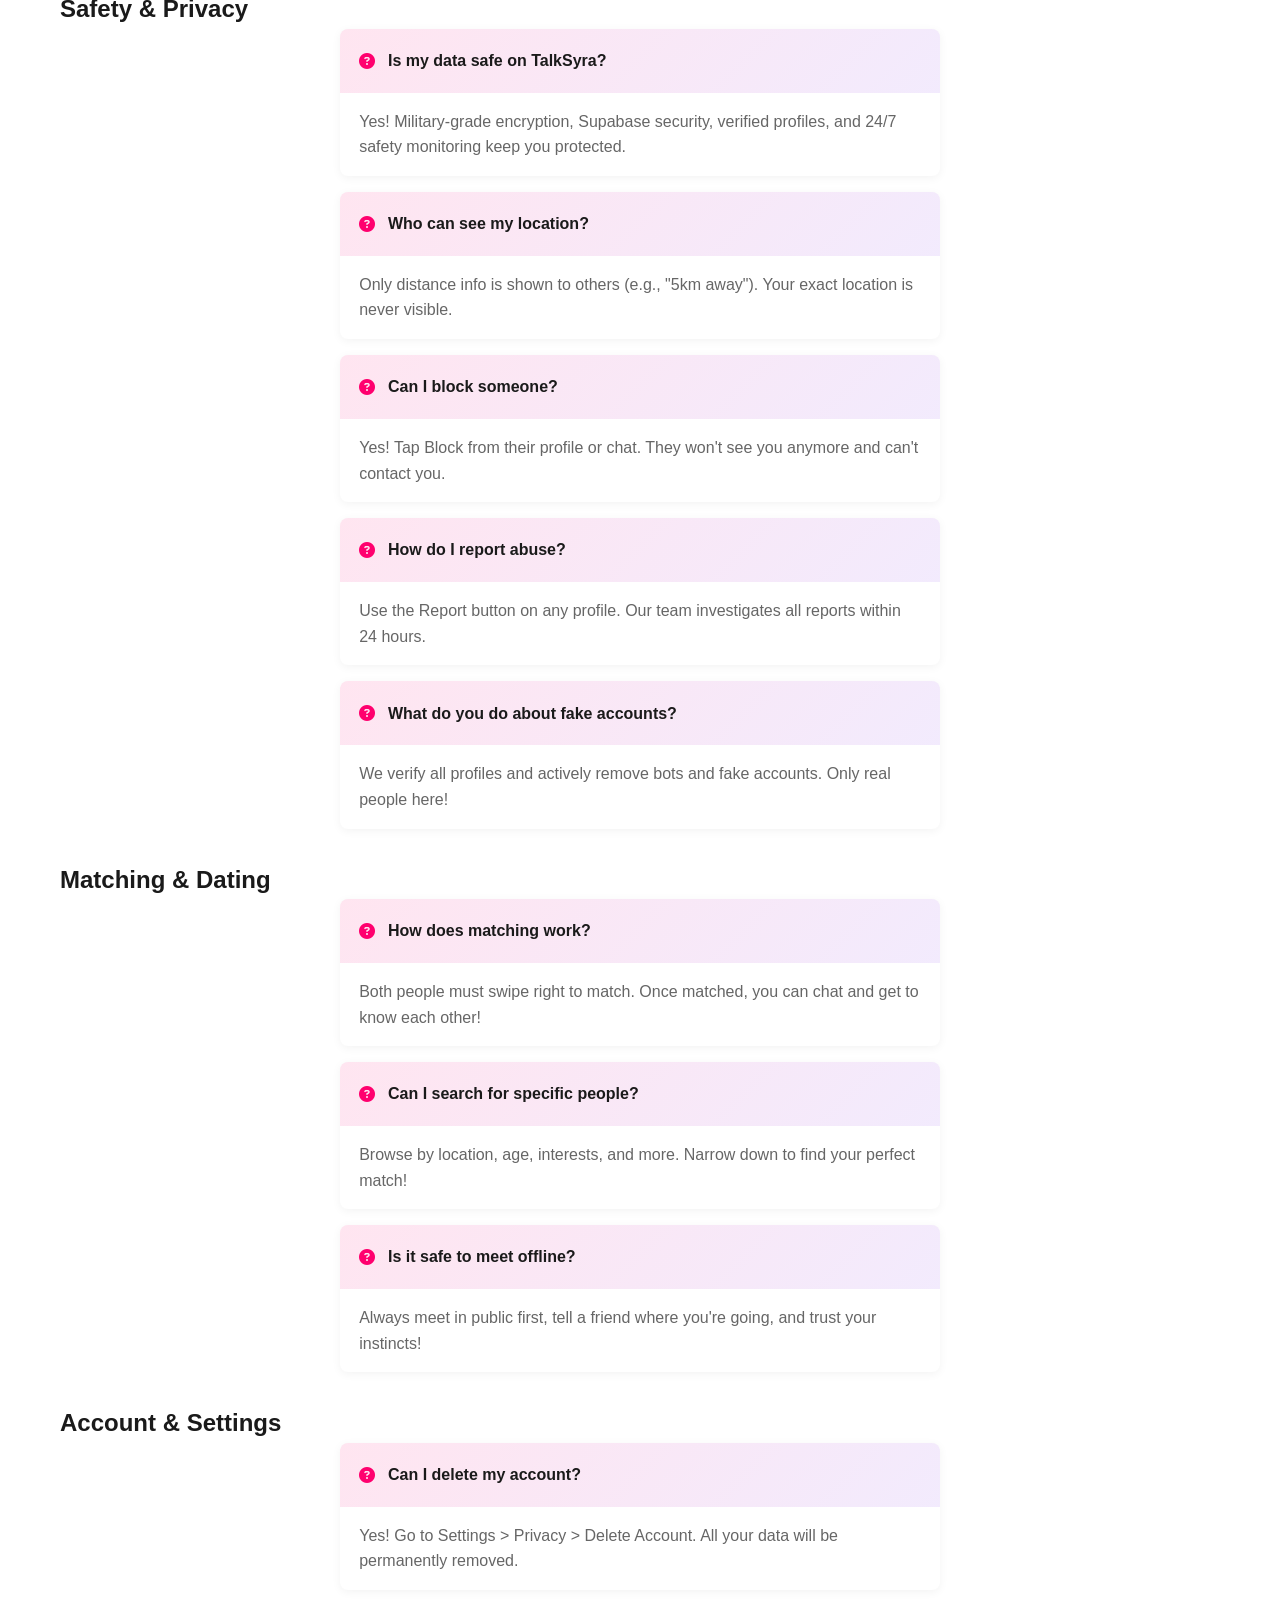
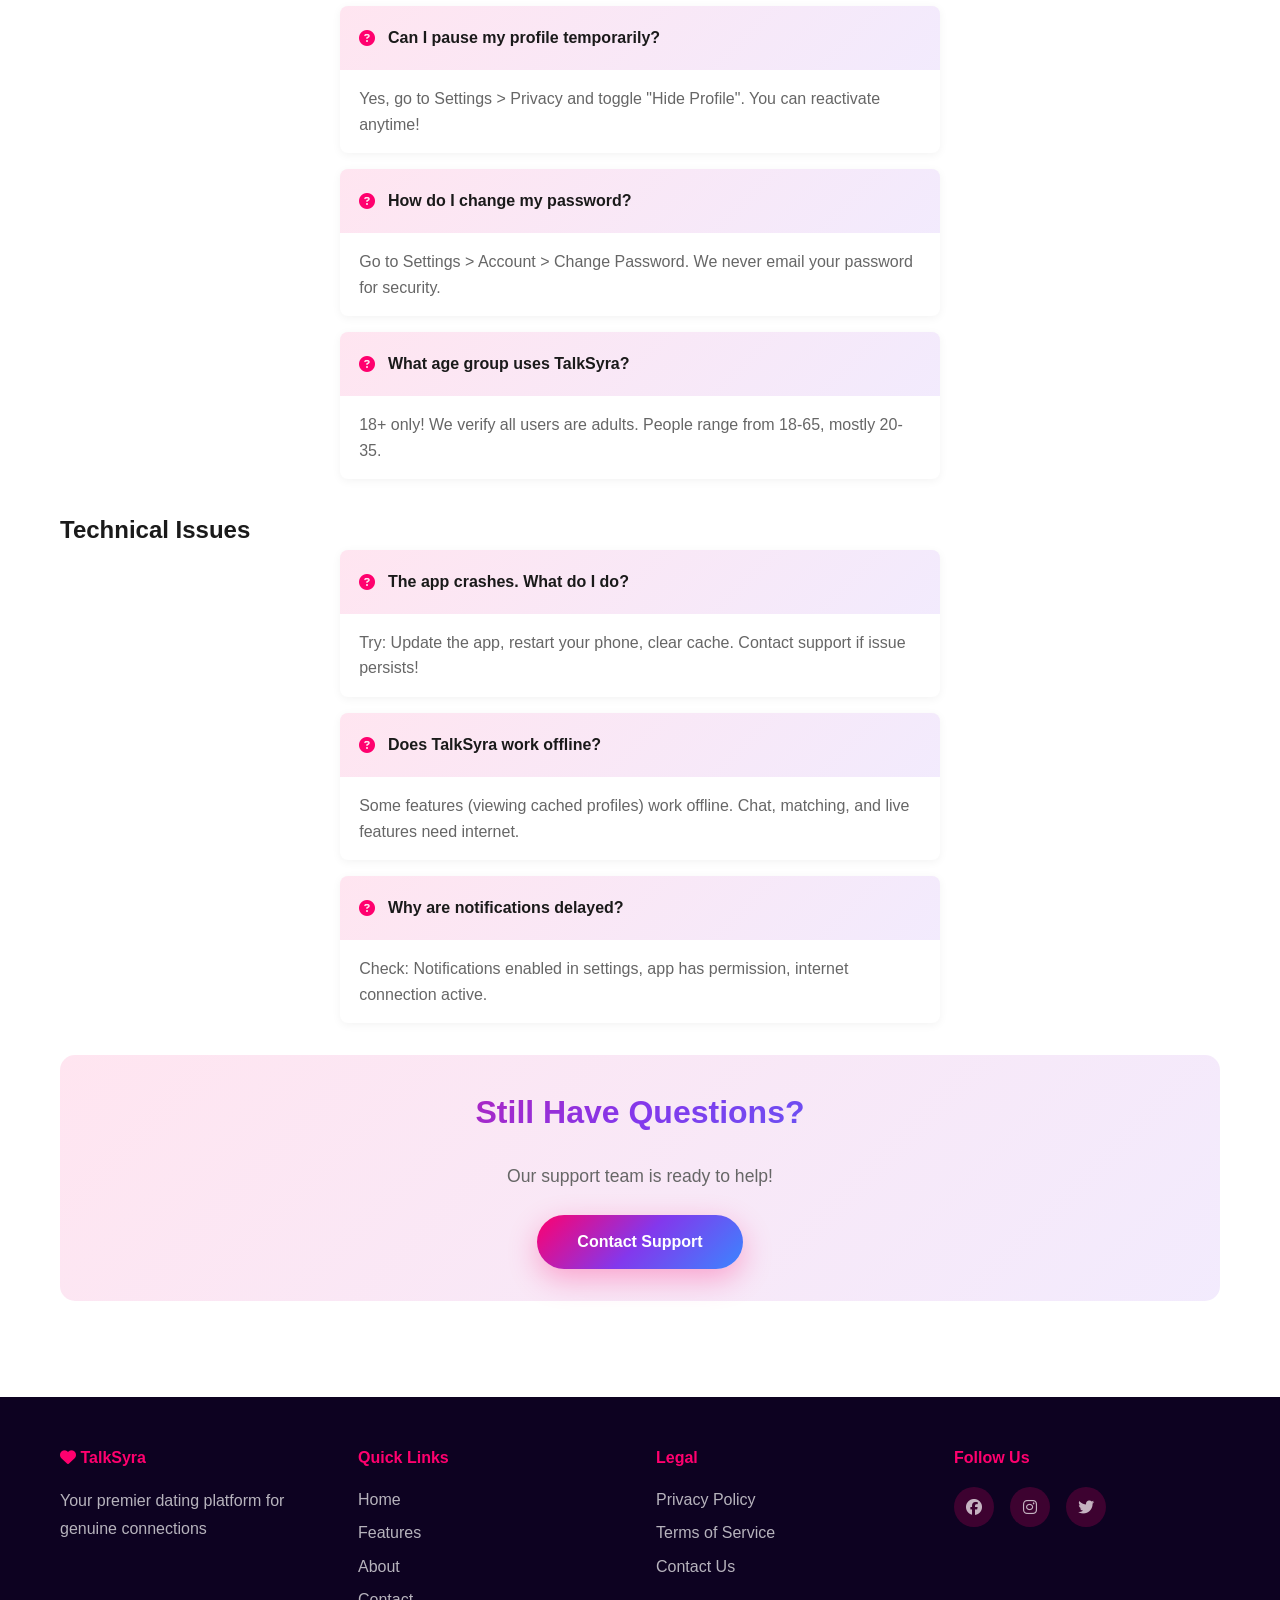
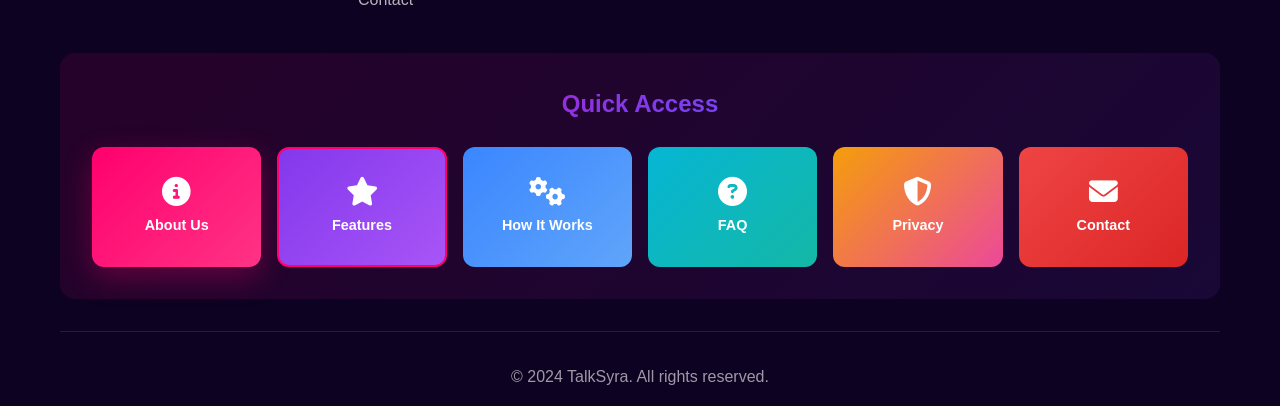
<file: faq.html>
<!DOCTYPE html>
<html lang="en">
<head>
    <meta charset="UTF-8">
    <meta name="viewport" content="width=device-width, initial-scale=1.0">
    <meta name="description" content="TalkSyra FAQ - Frequently Asked Questions">
    <title>FAQ - TalkSyra</title>
    <link rel="stylesheet" href="styles.css">
    <link rel="stylesheet" href="https://cdnjs.cloudflare.com/ajax/libs/font-awesome/6.4.0/css/all.min.css">
</head>
<body>
    <!-- Navigation -->
    <nav class="navbar">
        <div class="container">
            <div class="nav-logo">
                <i class="fas fa-heart"></i> TalkSyra
            </div>
            <ul class="nav-menu">
                <li><a href="index.html">Home</a></li>
                <li><a href="features.html">Features</a></li>
                <li><a href="about.html">About</a></li>
                <li><a href="index.html#download">Download</a></li>
                <li><a href="contact.html">Contact</a></li>
            </ul>
        </div>
    </nav>

    <!-- Main Content -->
    <section class="page-content">
        <div class="container">
            <div class="breadcrumb">
                <a href="index.html">Home</a> / <span>FAQ</span>
            </div>

            <div class="page-header">
                <h1>Frequently Asked Questions</h1>
                <p>Find answers to common questions about TalkSyra</p>
            </div>

            <div class="faq-main">
                <div class="faq-categories">
                    <h2>Getting Started</h2>
                    <div class="faq-accordion">
                        <div class="faq-item">
                            <h4><i class="fas fa-question-circle"></i> How do I create an account?</h4>
                            <p>Download TalkSyra from Play Store, tap Sign Up, and use Google Sign-In or Email. Verify your identity and you're ready to go!</p>
                        </div>
                        <div class="faq-item">
                            <h4><i class="fas fa-question-circle"></i> Is TalkSyra really free?</h4>
                            <p>100% free! Watch short ads to unlock Premium features like Global Mode and Verified-Only Filter for 6 hours.</p>
                        </div>
                        <div class="faq-item">
                            <h4><i class="fas fa-question-circle"></i> How do I set up my profile?</h4>
                            <p>Add 3-5 clear photos, write an interesting bio, set your interests, and let your personality shine!</p>
                        </div>
                    </div>

                    <h2>Features & Usage</h2>
                    <div class="faq-accordion">
                        <div class="faq-item">
                            <h4><i class="fas fa-question-circle"></i> What's the difference between Grid and Swipe View?</h4>
                            <p><strong>Grid:</strong> See 2 profiles at once, browse quickly. <strong>Swipe:</strong> Tinder-style cards with full details, swipe left/right.</p>
                        </div>
                        <div class="faq-item">
                            <h4><i class="fas fa-question-circle"></i> What does the LIVE badge mean?</h4>
                            <p>Green LIVE badge means the person is online RIGHT NOW! Perfect for real-time connections.</p>
                        </div>
                        <div class="faq-item">
                            <h4><i class="fas fa-question-circle"></i> Can I send photos in chat?</h4>
                            <p>Yes! Share single photos or your entire curated photo album instantly. Media uploads are instant!</p>
                        </div>
                        <div class="faq-item">
                            <h4><i class="fas fa-question-circle"></i> What does Premium Pass unlock?</h4>
                            <p>Global Mode (worldwide matching), Online-Only Filter, Verified-Only Filter, Typing Indicators, and Read Receipts!</p>
                        </div>
                    </div>

                    <h2>Safety & Privacy</h2>
                    <div class="faq-accordion">
                        <div class="faq-item">
                            <h4><i class="fas fa-question-circle"></i> Is my data safe on TalkSyra?</h4>
                            <p>Yes! Military-grade encryption, Supabase security, verified profiles, and 24/7 safety monitoring keep you protected.</p>
                        </div>
                        <div class="faq-item">
                            <h4><i class="fas fa-question-circle"></i> Who can see my location?</h4>
                            <p>Only distance info is shown to others (e.g., "5km away"). Your exact location is never visible.</p>
                        </div>
                        <div class="faq-item">
                            <h4><i class="fas fa-question-circle"></i> Can I block someone?</h4>
                            <p>Yes! Tap Block from their profile or chat. They won't see you anymore and can't contact you.</p>
                        </div>
                        <div class="faq-item">
                            <h4><i class="fas fa-question-circle"></i> How do I report abuse?</h4>
                            <p>Use the Report button on any profile. Our team investigates all reports within 24 hours.</p>
                        </div>
                        <div class="faq-item">
                            <h4><i class="fas fa-question-circle"></i> What do you do about fake accounts?</h4>
                            <p>We verify all profiles and actively remove bots and fake accounts. Only real people here!</p>
                        </div>
                    </div>

                    <h2>Matching & Dating</h2>
                    <div class="faq-accordion">
                        <div class="faq-item">
                            <h4><i class="fas fa-question-circle"></i> How does matching work?</h4>
                            <p>Both people must swipe right to match. Once matched, you can chat and get to know each other!</p>
                        </div>
                        <div class="faq-item">
                            <h4><i class="fas fa-question-circle"></i> Can I search for specific people?</h4>
                            <p>Browse by location, age, interests, and more. Narrow down to find your perfect match!</p>
                        </div>
                        <div class="faq-item">
                            <h4><i class="fas fa-question-circle"></i> Is it safe to meet offline?</h4>
                            <p>Always meet in public first, tell a friend where you're going, and trust your instincts!</p>
                        </div>
                    </div>

                    <h2>Account & Settings</h2>
                    <div class="faq-accordion">
                        <div class="faq-item">
                            <h4><i class="fas fa-question-circle"></i> Can I delete my account?</h4>
                            <p>Yes! Go to Settings > Privacy > Delete Account. All your data will be permanently removed.</p>
                        </div>
                        <div class="faq-item">
                            <h4><i class="fas fa-question-circle"></i> Can I pause my profile temporarily?</h4>
                            <p>Yes, go to Settings > Privacy and toggle "Hide Profile". You can reactivate anytime!</p>
                        </div>
                        <div class="faq-item">
                            <h4><i class="fas fa-question-circle"></i> How do I change my password?</h4>
                            <p>Go to Settings > Account > Change Password. We never email your password for security.</p>
                        </div>
                        <div class="faq-item">
                            <h4><i class="fas fa-question-circle"></i> What age group uses TalkSyra?</h4>
                            <p>18+ only! We verify all users are adults. People range from 18-65, mostly 20-35.</p>
                        </div>
                    </div>

                    <h2>Technical Issues</h2>
                    <div class="faq-accordion">
                        <div class="faq-item">
                            <h4><i class="fas fa-question-circle"></i> The app crashes. What do I do?</h4>
                            <p>Try: Update the app, restart your phone, clear cache. Contact support if issue persists!</p>
                        </div>
                        <div class="faq-item">
                            <h4><i class="fas fa-question-circle"></i> Does TalkSyra work offline?</h4>
                            <p>Some features (viewing cached profiles) work offline. Chat, matching, and live features need internet.</p>
                        </div>
                        <div class="faq-item">
                            <h4><i class="fas fa-question-circle"></i> Why are notifications delayed?</h4>
                            <p>Check: Notifications enabled in settings, app has permission, internet connection active.</p>
                        </div>
                    </div>
                </div>

                <div class="cta-section">
                    <h2>Still Have Questions?</h2>
                    <p>Our support team is ready to help!</p>
                    <a href="contact.html" class="btn btn-primary">Contact Support</a>
                </div>
            </div>
        </div>
    </section>

    <!-- Footer -->
    <footer class="footer">
        <div class="container">
            <div class="footer-content">
                <div class="footer-section">
                    <h4><i class="fas fa-heart"></i> TalkSyra</h4>
                    <p>Your premier dating platform for genuine connections</p>
                </div>
                <div class="footer-section">
                    <h4>Quick Links</h4>
                    <ul>
                        <li><a href="index.html">Home</a></li>
                        <li><a href="features.html">Features</a></li>
                        <li><a href="about.html">About</a></li>
                        <li><a href="contact.html">Contact</a></li>
                    </ul>
                </div>
                <div class="footer-section">
                    <h4>Legal</h4>
                    <ul>
                        <li><a href="privacy-policy.html">Privacy Policy</a></li>
                        <li><a href="terms-of-service.html">Terms of Service</a></li>
                        <li><a href="contact.html">Contact Us</a></li>
                    </ul>
                </div>
                <div class="footer-section">
                    <h4>Follow Us</h4>
                    <div class="social-links">
                        <a href="#"><i class="fab fa-facebook"></i></a>
                        <a href="#"><i class="fab fa-instagram"></i></a>
                        <a href="#"><i class="fab fa-twitter"></i></a>
                    </div>
                </div>
            </div>

            <div class="footer-buttons">
                <h3>Quick Access</h3>
                <div class="button-grid">
                    <a href="about.html" class="footer-btn btn-primary">
                        <i class="fas fa-info-circle"></i>
                        <span>About Us</span>
                    </a>
                    <a href="features.html" class="footer-btn btn-secondary">
                        <i class="fas fa-star"></i>
                        <span>Features</span>
                    </a>
                    <a href="how-it-works.html" class="footer-btn btn-accent">
                        <i class="fas fa-cogs"></i>
                        <span>How It Works</span>
                    </a>
                    <a href="faq.html" class="footer-btn btn-success">
                        <i class="fas fa-question-circle"></i>
                        <span>FAQ</span>
                    </a>
                    <a href="privacy-policy.html" class="footer-btn btn-warning">
                        <i class="fas fa-shield-alt"></i>
                        <span>Privacy</span>
                    </a>
                    <a href="contact.html" class="footer-btn btn-danger">
                        <i class="fas fa-envelope"></i>
                        <span>Contact</span>
                    </a>
                </div>
            </div>

            <div class="footer-bottom">
                <p>&copy; 2024 TalkSyra. All rights reserved.</p>
            </div>
        </div>
    </footer>

    <script src="script.js"></script>
</body>
</html>
</file>
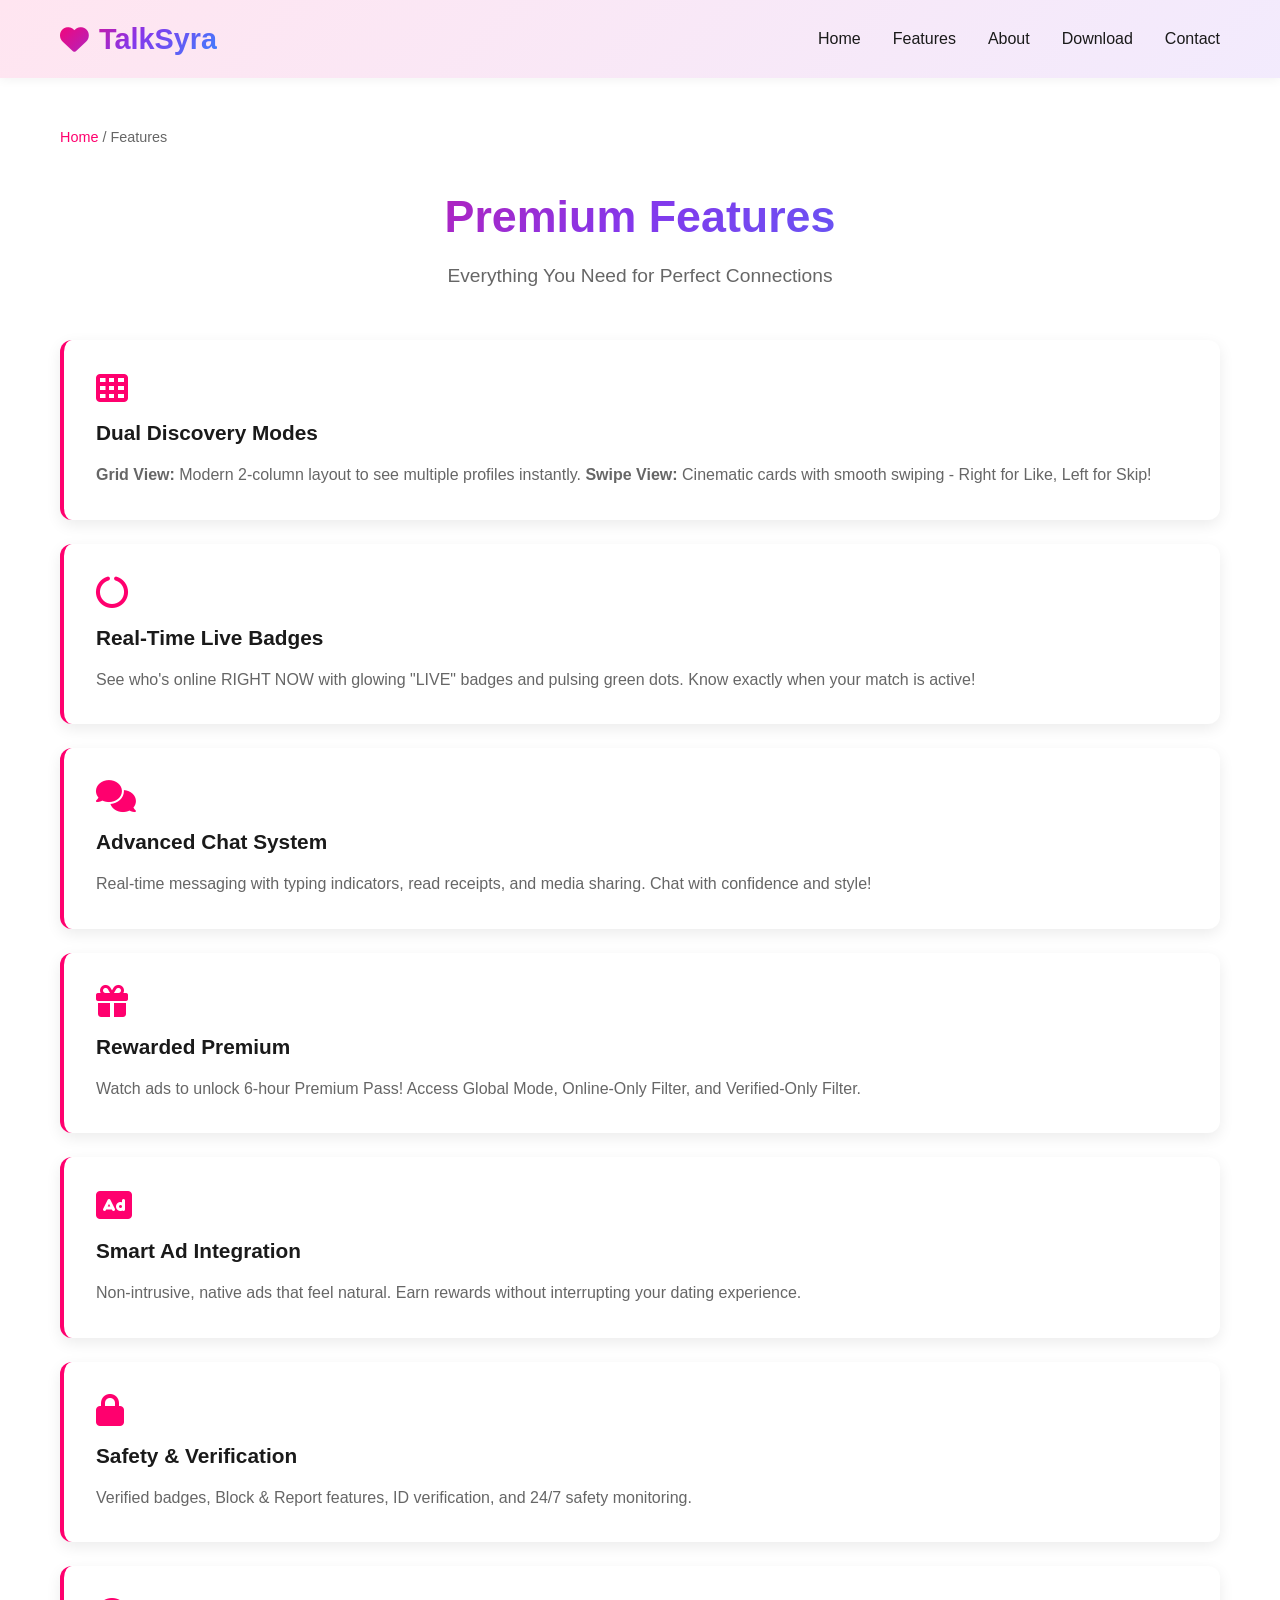
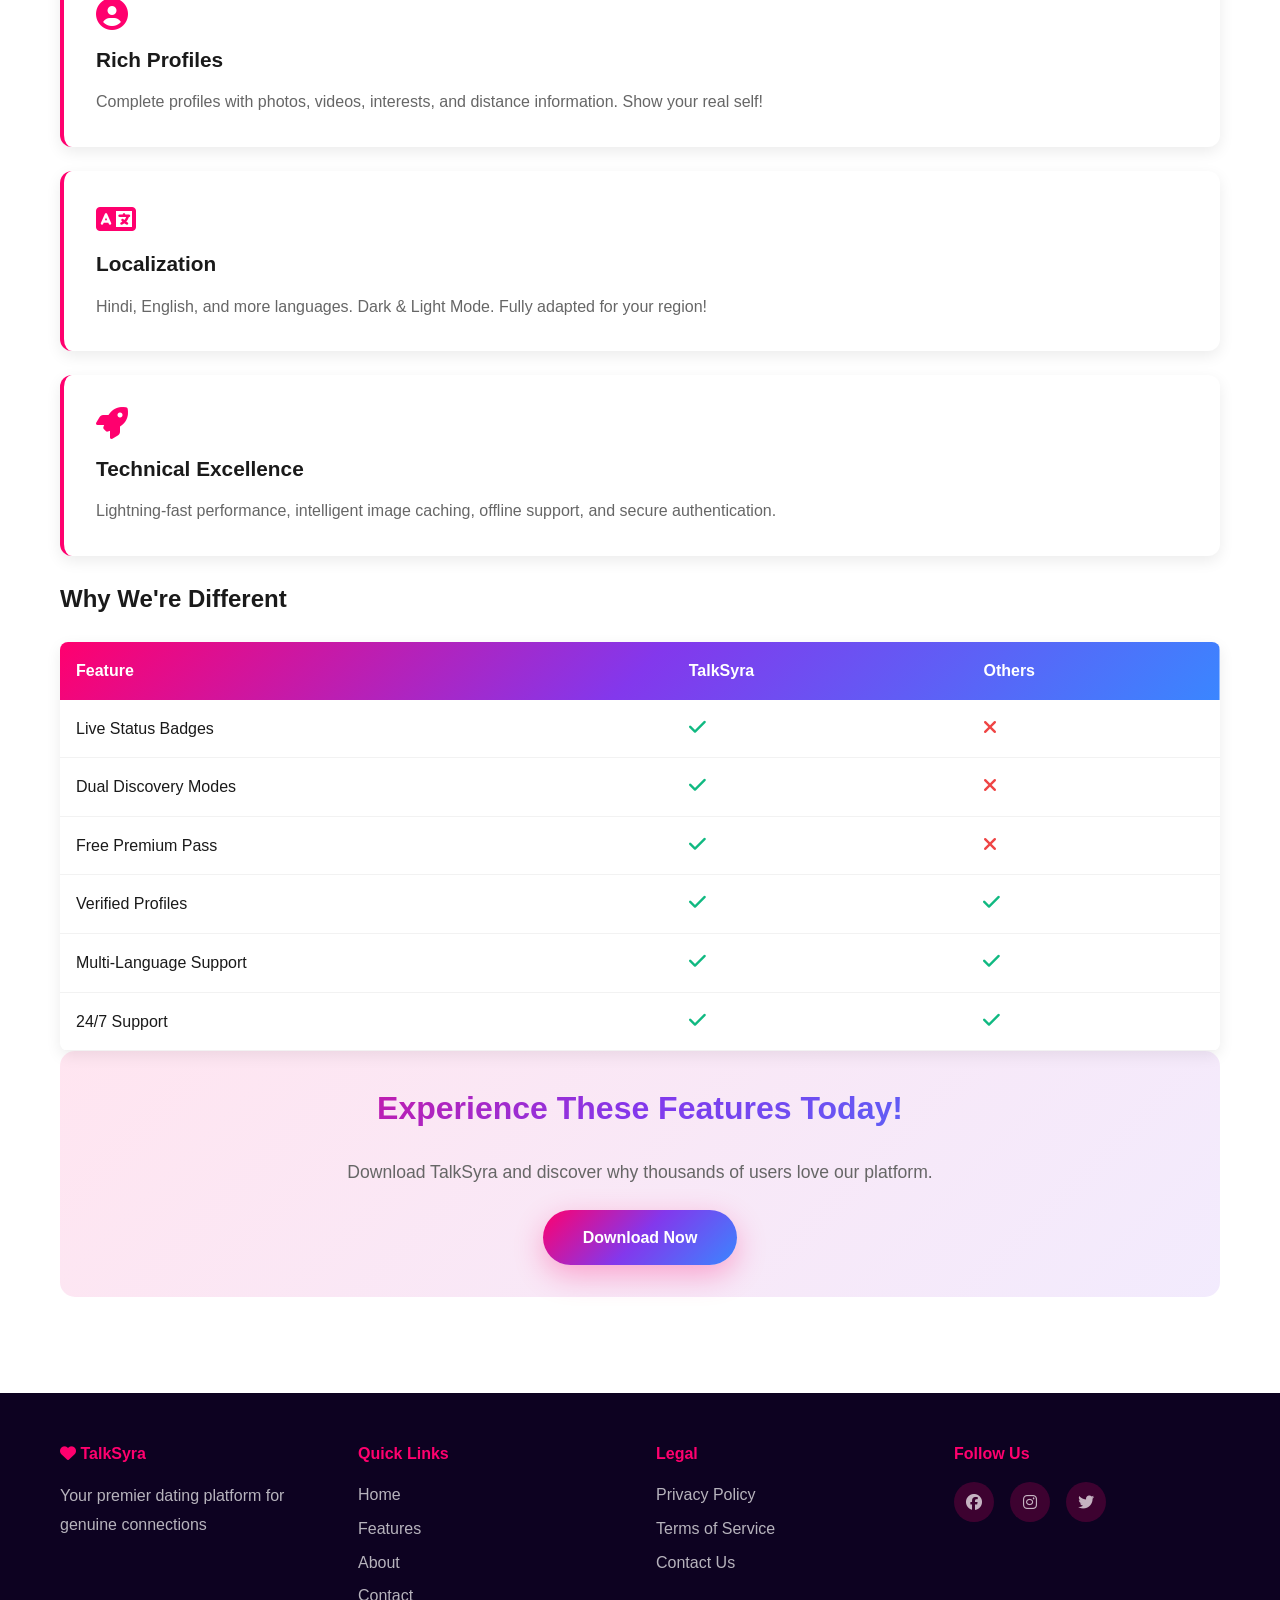
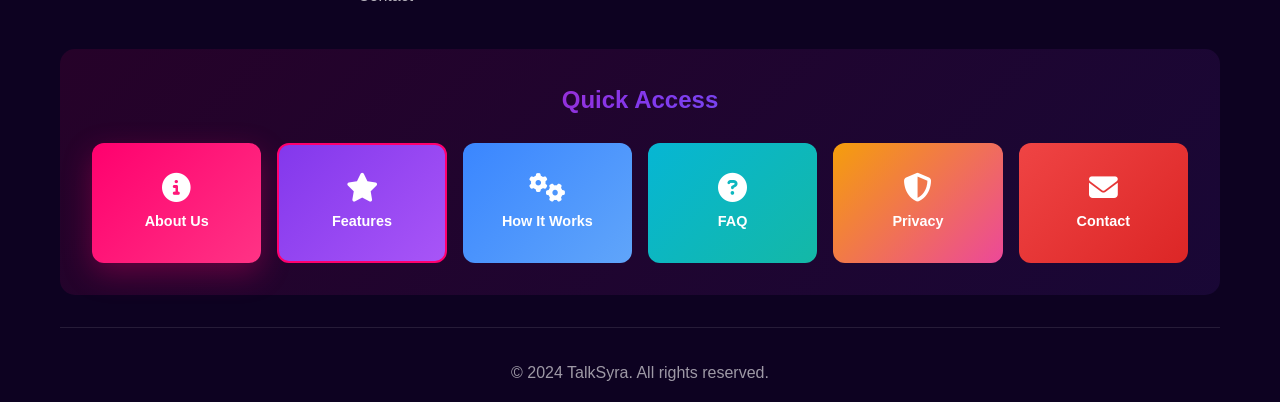
<file: features.html>
<!DOCTYPE html>
<html lang="en">
<head>
    <meta charset="UTF-8">
    <meta name="viewport" content="width=device-width, initial-scale=1.0">
    <meta name="description" content="TalkSyra Features - Premium Dating App Features">
    <title>Features - TalkSyra</title>
    <link rel="stylesheet" href="styles.css">
    <link rel="stylesheet" href="https://cdnjs.cloudflare.com/ajax/libs/font-awesome/6.4.0/css/all.min.css">
</head>
<body>
    <!-- Navigation -->
    <nav class="navbar">
        <div class="container">
            <div class="nav-logo">
                <i class="fas fa-heart"></i> TalkSyra
            </div>
            <ul class="nav-menu">
                <li><a href="index.html">Home</a></li>
                <li><a href="features.html">Features</a></li>
                <li><a href="about.html">About</a></li>
                <li><a href="index.html#download">Download</a></li>
                <li><a href="contact.html">Contact</a></li>
            </ul>
        </div>
    </nav>

    <!-- Main Content -->
    <section class="page-content">
        <div class="container">
            <div class="breadcrumb">
                <a href="index.html">Home</a> / <span>Features</span>
            </div>

            <div class="page-header">
                <h1>Premium Features</h1>
                <p>Everything You Need for Perfect Connections</p>
            </div>

            <div class="features-main">
                <div class="feature-detailed">
                    <div class="feature-detail-item">
                        <i class="fas fa-th"></i>
                        <h3>Dual Discovery Modes</h3>
                        <p><strong>Grid View:</strong> Modern 2-column layout to see multiple profiles instantly. <strong>Swipe View:</strong> Cinematic cards with smooth swiping - Right for Like, Left for Skip!</p>
                    </div>

                    <div class="feature-detail-item">
                        <i class="fas fa-circle-notch"></i>
                        <h3>Real-Time Live Badges</h3>
                        <p>See who's online RIGHT NOW with glowing "LIVE" badges and pulsing green dots. Know exactly when your match is active!</p>
                    </div>

                    <div class="feature-detail-item">
                        <i class="fas fa-comments"></i>
                        <h3>Advanced Chat System</h3>
                        <p>Real-time messaging with typing indicators, read receipts, and media sharing. Chat with confidence and style!</p>
                    </div>

                    <div class="feature-detail-item">
                        <i class="fas fa-gift"></i>
                        <h3>Rewarded Premium</h3>
                        <p>Watch ads to unlock 6-hour Premium Pass! Access Global Mode, Online-Only Filter, and Verified-Only Filter.</p>
                    </div>

                    <div class="feature-detail-item">
                        <i class="fas fa-ad"></i>
                        <h3>Smart Ad Integration</h3>
                        <p>Non-intrusive, native ads that feel natural. Earn rewards without interrupting your dating experience.</p>
                    </div>

                    <div class="feature-detail-item">
                        <i class="fas fa-lock"></i>
                        <h3>Safety & Verification</h3>
                        <p>Verified badges, Block & Report features, ID verification, and 24/7 safety monitoring.</p>
                    </div>

                    <div class="feature-detail-item">
                        <i class="fas fa-user-circle"></i>
                        <h3>Rich Profiles</h3>
                        <p>Complete profiles with photos, videos, interests, and distance information. Show your real self!</p>
                    </div>

                    <div class="feature-detail-item">
                        <i class="fas fa-language"></i>
                        <h3>Localization</h3>
                        <p>Hindi, English, and more languages. Dark & Light Mode. Fully adapted for your region!</p>
                    </div>

                    <div class="feature-detail-item">
                        <i class="fas fa-rocket"></i>
                        <h3>Technical Excellence</h3>
                        <p>Lightning-fast performance, intelligent image caching, offline support, and secure authentication.</p>
                    </div>
                </div>

                <div class="features-comparison">
                    <h2>Why We're Different</h2>
                    <table class="comparison-table">
                        <thead>
                            <tr>
                                <th>Feature</th>
                                <th>TalkSyra</th>
                                <th>Others</th>
                            </tr>
                        </thead>
                        <tbody>
                            <tr>
                                <td>Live Status Badges</td>
                                <td><i class="fas fa-check"></i></td>
                                <td><i class="fas fa-times"></i></td>
                            </tr>
                            <tr>
                                <td>Dual Discovery Modes</td>
                                <td><i class="fas fa-check"></i></td>
                                <td><i class="fas fa-times"></i></td>
                            </tr>
                            <tr>
                                <td>Free Premium Pass</td>
                                <td><i class="fas fa-check"></i></td>
                                <td><i class="fas fa-times"></i></td>
                            </tr>
                            <tr>
                                <td>Verified Profiles</td>
                                <td><i class="fas fa-check"></i></td>
                                <td><i class="fas fa-check"></i></td>
                            </tr>
                            <tr>
                                <td>Multi-Language Support</td>
                                <td><i class="fas fa-check"></i></td>
                                <td><i class="fas fa-check"></i></td>
                            </tr>
                            <tr>
                                <td>24/7 Support</td>
                                <td><i class="fas fa-check"></i></td>
                                <td><i class="fas fa-check"></i></td>
                            </tr>
                        </tbody>
                    </table>
                </div>

                <div class="cta-section">
                    <h2>Experience These Features Today!</h2>
                    <p>Download TalkSyra and discover why thousands of users love our platform.</p>
                    <a href="https://play.google.com/store/apps/details?id=com.talksyra.app" class="btn btn-primary">Download Now</a>
                </div>
            </div>
        </div>
    </section>

    <!-- Footer -->
    <footer class="footer">
        <div class="container">
            <div class="footer-content">
                <div class="footer-section">
                    <h4><i class="fas fa-heart"></i> TalkSyra</h4>
                    <p>Your premier dating platform for genuine connections</p>
                </div>
                <div class="footer-section">
                    <h4>Quick Links</h4>
                    <ul>
                        <li><a href="index.html">Home</a></li>
                        <li><a href="features.html">Features</a></li>
                        <li><a href="about.html">About</a></li>
                        <li><a href="contact.html">Contact</a></li>
                    </ul>
                </div>
                <div class="footer-section">
                    <h4>Legal</h4>
                    <ul>
                        <li><a href="privacy-policy.html">Privacy Policy</a></li>
                        <li><a href="terms-of-service.html">Terms of Service</a></li>
                        <li><a href="contact.html">Contact Us</a></li>
                    </ul>
                </div>
                <div class="footer-section">
                    <h4>Follow Us</h4>
                    <div class="social-links">
                        <a href="#"><i class="fab fa-facebook"></i></a>
                        <a href="#"><i class="fab fa-instagram"></i></a>
                        <a href="#"><i class="fab fa-twitter"></i></a>
                    </div>
                </div>
            </div>

            <div class="footer-buttons">
                <h3>Quick Access</h3>
                <div class="button-grid">
                    <a href="about.html" class="footer-btn btn-primary">
                        <i class="fas fa-info-circle"></i>
                        <span>About Us</span>
                    </a>
                    <a href="features.html" class="footer-btn btn-secondary">
                        <i class="fas fa-star"></i>
                        <span>Features</span>
                    </a>
                    <a href="how-it-works.html" class="footer-btn btn-accent">
                        <i class="fas fa-cogs"></i>
                        <span>How It Works</span>
                    </a>
                    <a href="faq.html" class="footer-btn btn-success">
                        <i class="fas fa-question-circle"></i>
                        <span>FAQ</span>
                    </a>
                    <a href="privacy-policy.html" class="footer-btn btn-warning">
                        <i class="fas fa-shield-alt"></i>
                        <span>Privacy</span>
                    </a>
                    <a href="contact.html" class="footer-btn btn-danger">
                        <i class="fas fa-envelope"></i>
                        <span>Contact</span>
                    </a>
                </div>
            </div>

            <div class="footer-bottom">
                <p>&copy; 2024 TalkSyra. All rights reserved.</p>
            </div>
        </div>
    </footer>

    <script src="script.js"></script>
</body>
</html>
</file>
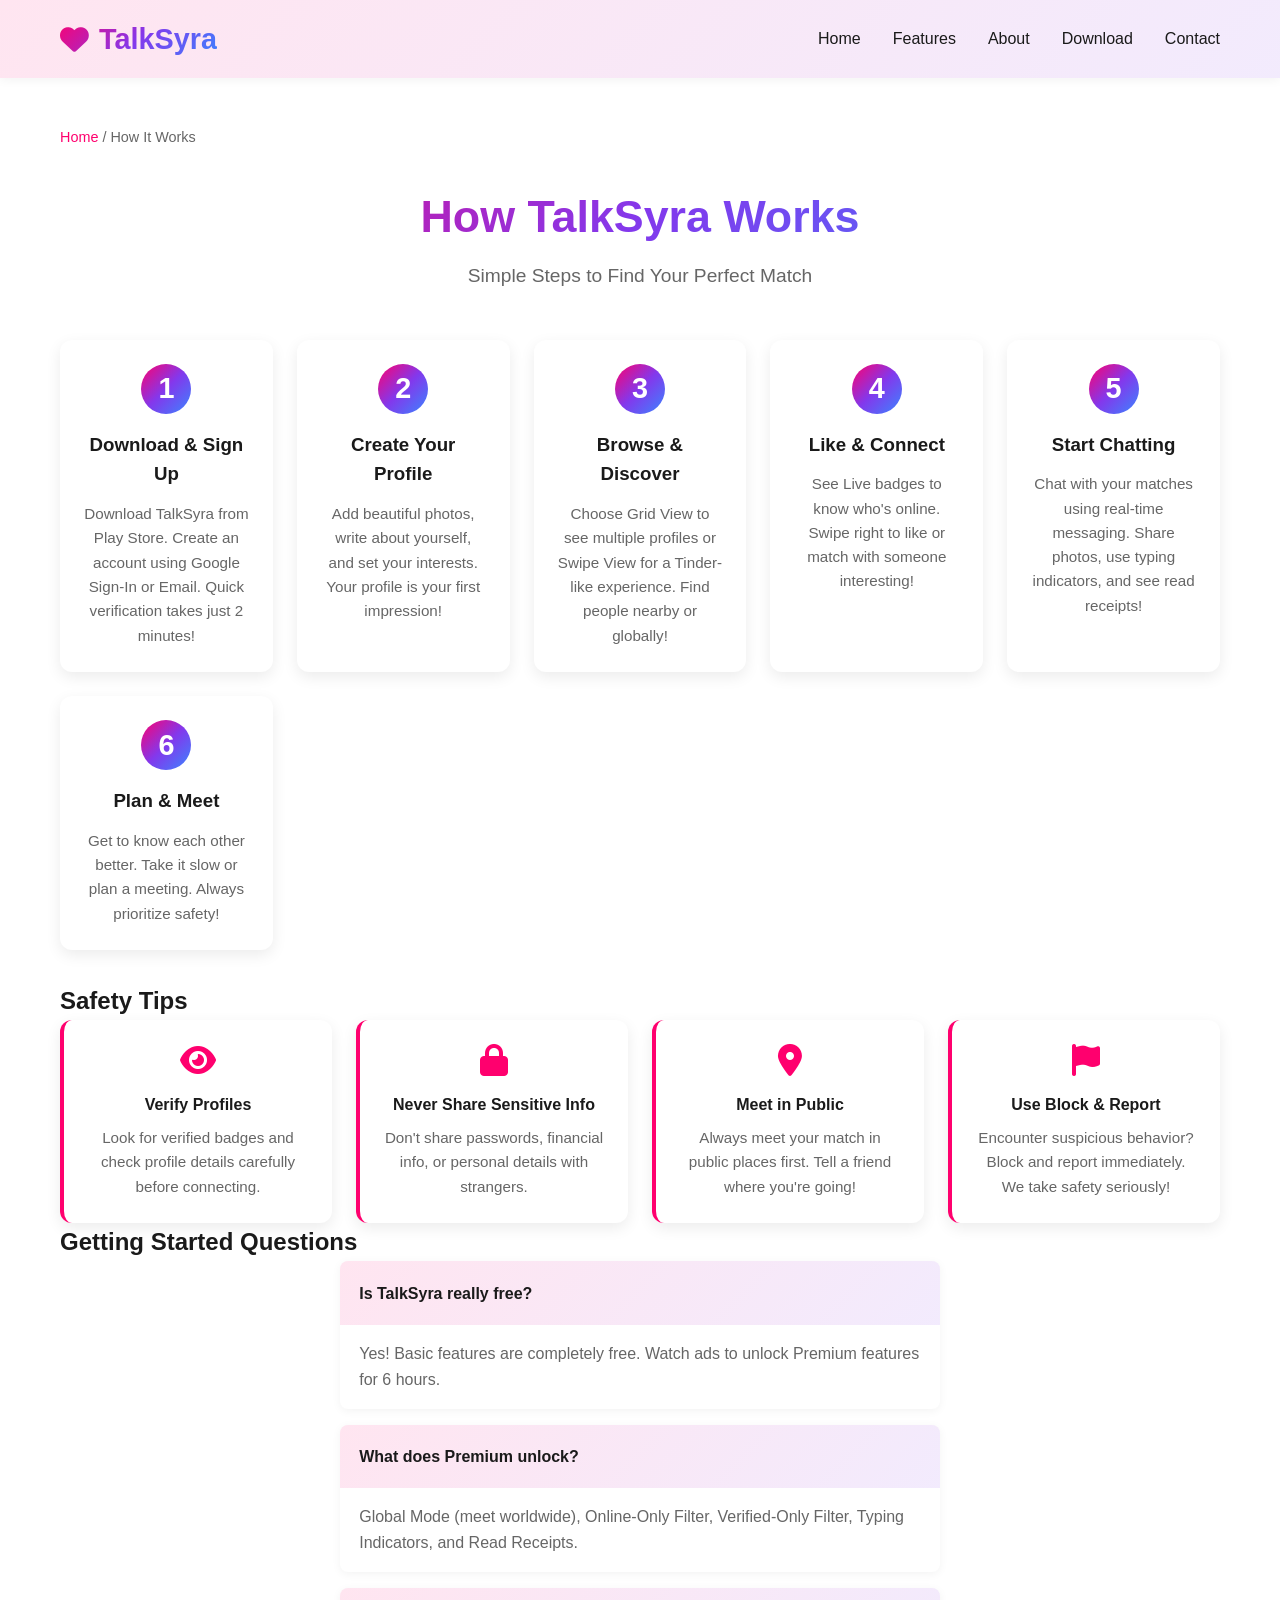
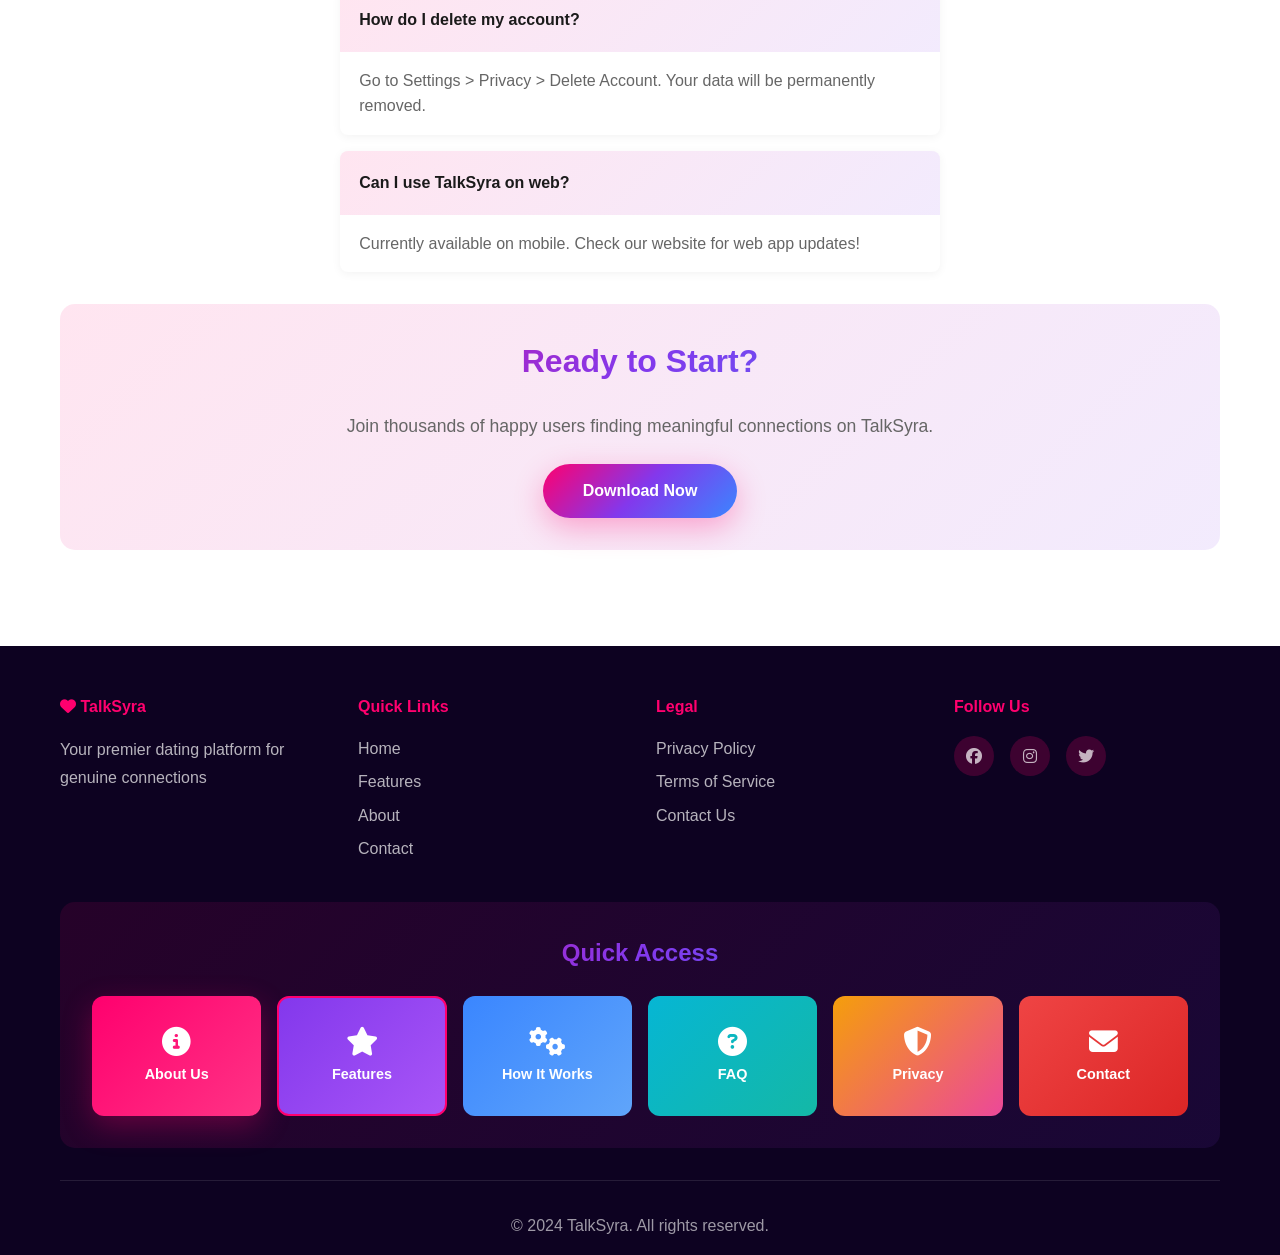
<file: how-it-works.html>
<!DOCTYPE html>
<html lang="en">
<head>
    <meta charset="UTF-8">
    <meta name="viewport" content="width=device-width, initial-scale=1.0">
    <meta name="description" content="How TalkSyra Works - Get Started Guide">
    <title>How It Works - TalkSyra</title>
    <link rel="stylesheet" href="styles.css">
    <link rel="stylesheet" href="https://cdnjs.cloudflare.com/ajax/libs/font-awesome/6.4.0/css/all.min.css">
</head>
<body>
    <!-- Navigation -->
    <nav class="navbar">
        <div class="container">
            <div class="nav-logo">
                <i class="fas fa-heart"></i> TalkSyra
            </div>
            <ul class="nav-menu">
                <li><a href="index.html">Home</a></li>
                <li><a href="features.html">Features</a></li>
                <li><a href="about.html">About</a></li>
                <li><a href="index.html#download">Download</a></li>
                <li><a href="contact.html">Contact</a></li>
            </ul>
        </div>
    </nav>

    <!-- Main Content -->
    <section class="page-content">
        <div class="container">
            <div class="breadcrumb">
                <a href="index.html">Home</a> / <span>How It Works</span>
            </div>

            <div class="page-header">
                <h1>How TalkSyra Works</h1>
                <p>Simple Steps to Find Your Perfect Match</p>
            </div>

            <div class="how-it-works-main">
                <div class="steps-container">
                    <div class="step">
                        <div class="step-number">1</div>
                        <h3>Download & Sign Up</h3>
                        <p>Download TalkSyra from Play Store. Create an account using Google Sign-In or Email. Quick verification takes just 2 minutes!</p>
                    </div>

                    <div class="step">
                        <div class="step-number">2</div>
                        <h3>Create Your Profile</h3>
                        <p>Add beautiful photos, write about yourself, and set your interests. Your profile is your first impression!</p>
                    </div>

                    <div class="step">
                        <div class="step-number">3</div>
                        <h3>Browse & Discover</h3>
                        <p>Choose Grid View to see multiple profiles or Swipe View for a Tinder-like experience. Find people nearby or globally!</p>
                    </div>

                    <div class="step">
                        <div class="step-number">4</div>
                        <h3>Like & Connect</h3>
                        <p>See Live badges to know who's online. Swipe right to like or match with someone interesting!</p>
                    </div>

                    <div class="step">
                        <div class="step-number">5</div>
                        <h3>Start Chatting</h3>
                        <p>Chat with your matches using real-time messaging. Share photos, use typing indicators, and see read receipts!</p>
                    </div>

                    <div class="step">
                        <div class="step-number">6</div>
                        <h3>Plan & Meet</h3>
                        <p>Get to know each other better. Take it slow or plan a meeting. Always prioritize safety!</p>
                    </div>
                </div>

                <div class="safety-tips">
                    <h2>Safety Tips</h2>
                    <div class="tips-grid">
                        <div class="tip-card">
                            <i class="fas fa-eye"></i>
                            <h4>Verify Profiles</h4>
                            <p>Look for verified badges and check profile details carefully before connecting.</p>
                        </div>
                        <div class="tip-card">
                            <i class="fas fa-lock"></i>
                            <h4>Never Share Sensitive Info</h4>
                            <p>Don't share passwords, financial info, or personal details with strangers.</p>
                        </div>
                        <div class="tip-card">
                            <i class="fas fa-map-marker-alt"></i>
                            <h4>Meet in Public</h4>
                            <p>Always meet your match in public places first. Tell a friend where you're going!</p>
                        </div>
                        <div class="tip-card">
                            <i class="fas fa-flag"></i>
                            <h4>Use Block & Report</h4>
                            <p>Encounter suspicious behavior? Block and report immediately. We take safety seriously!</p>
                        </div>
                    </div>
                </div>

                <div class="faq-section">
                    <h2>Getting Started Questions</h2>
                    <div class="faq-accordion">
                        <div class="faq-item">
                            <h4>Is TalkSyra really free?</h4>
                            <p>Yes! Basic features are completely free. Watch ads to unlock Premium features for 6 hours.</p>
                        </div>
                        <div class="faq-item">
                            <h4>What does Premium unlock?</h4>
                            <p>Global Mode (meet worldwide), Online-Only Filter, Verified-Only Filter, Typing Indicators, and Read Receipts.</p>
                        </div>
                        <div class="faq-item">
                            <h4>How do I delete my account?</h4>
                            <p>Go to Settings > Privacy > Delete Account. Your data will be permanently removed.</p>
                        </div>
                        <div class="faq-item">
                            <h4>Can I use TalkSyra on web?</h4>
                            <p>Currently available on mobile. Check our website for web app updates!</p>
                        </div>
                    </div>
                </div>

                <div class="cta-section">
                    <h2>Ready to Start?</h2>
                    <p>Join thousands of happy users finding meaningful connections on TalkSyra.</p>
                    <a href="https://play.google.com/store/apps/details?id=com.talksyra.app" class="btn btn-primary">Download Now</a>
                </div>
            </div>
        </div>
    </section>

    <!-- Footer -->
    <footer class="footer">
        <div class="container">
            <div class="footer-content">
                <div class="footer-section">
                    <h4><i class="fas fa-heart"></i> TalkSyra</h4>
                    <p>Your premier dating platform for genuine connections</p>
                </div>
                <div class="footer-section">
                    <h4>Quick Links</h4>
                    <ul>
                        <li><a href="index.html">Home</a></li>
                        <li><a href="features.html">Features</a></li>
                        <li><a href="about.html">About</a></li>
                        <li><a href="contact.html">Contact</a></li>
                    </ul>
                </div>
                <div class="footer-section">
                    <h4>Legal</h4>
                    <ul>
                        <li><a href="privacy-policy.html">Privacy Policy</a></li>
                        <li><a href="terms-of-service.html">Terms of Service</a></li>
                        <li><a href="contact.html">Contact Us</a></li>
                    </ul>
                </div>
                <div class="footer-section">
                    <h4>Follow Us</h4>
                    <div class="social-links">
                        <a href="#"><i class="fab fa-facebook"></i></a>
                        <a href="#"><i class="fab fa-instagram"></i></a>
                        <a href="#"><i class="fab fa-twitter"></i></a>
                    </div>
                </div>
            </div>

            <div class="footer-buttons">
                <h3>Quick Access</h3>
                <div class="button-grid">
                    <a href="about.html" class="footer-btn btn-primary">
                        <i class="fas fa-info-circle"></i>
                        <span>About Us</span>
                    </a>
                    <a href="features.html" class="footer-btn btn-secondary">
                        <i class="fas fa-star"></i>
                        <span>Features</span>
                    </a>
                    <a href="how-it-works.html" class="footer-btn btn-accent">
                        <i class="fas fa-cogs"></i>
                        <span>How It Works</span>
                    </a>
                    <a href="faq.html" class="footer-btn btn-success">
                        <i class="fas fa-question-circle"></i>
                        <span>FAQ</span>
                    </a>
                    <a href="privacy-policy.html" class="footer-btn btn-warning">
                        <i class="fas fa-shield-alt"></i>
                        <span>Privacy</span>
                    </a>
                    <a href="contact.html" class="footer-btn btn-danger">
                        <i class="fas fa-envelope"></i>
                        <span>Contact</span>
                    </a>
                </div>
            </div>

            <div class="footer-bottom">
                <p>&copy; 2024 TalkSyra. All rights reserved.</p>
            </div>
        </div>
    </footer>

    <script src="script.js"></script>
</body>
</html>
</file>
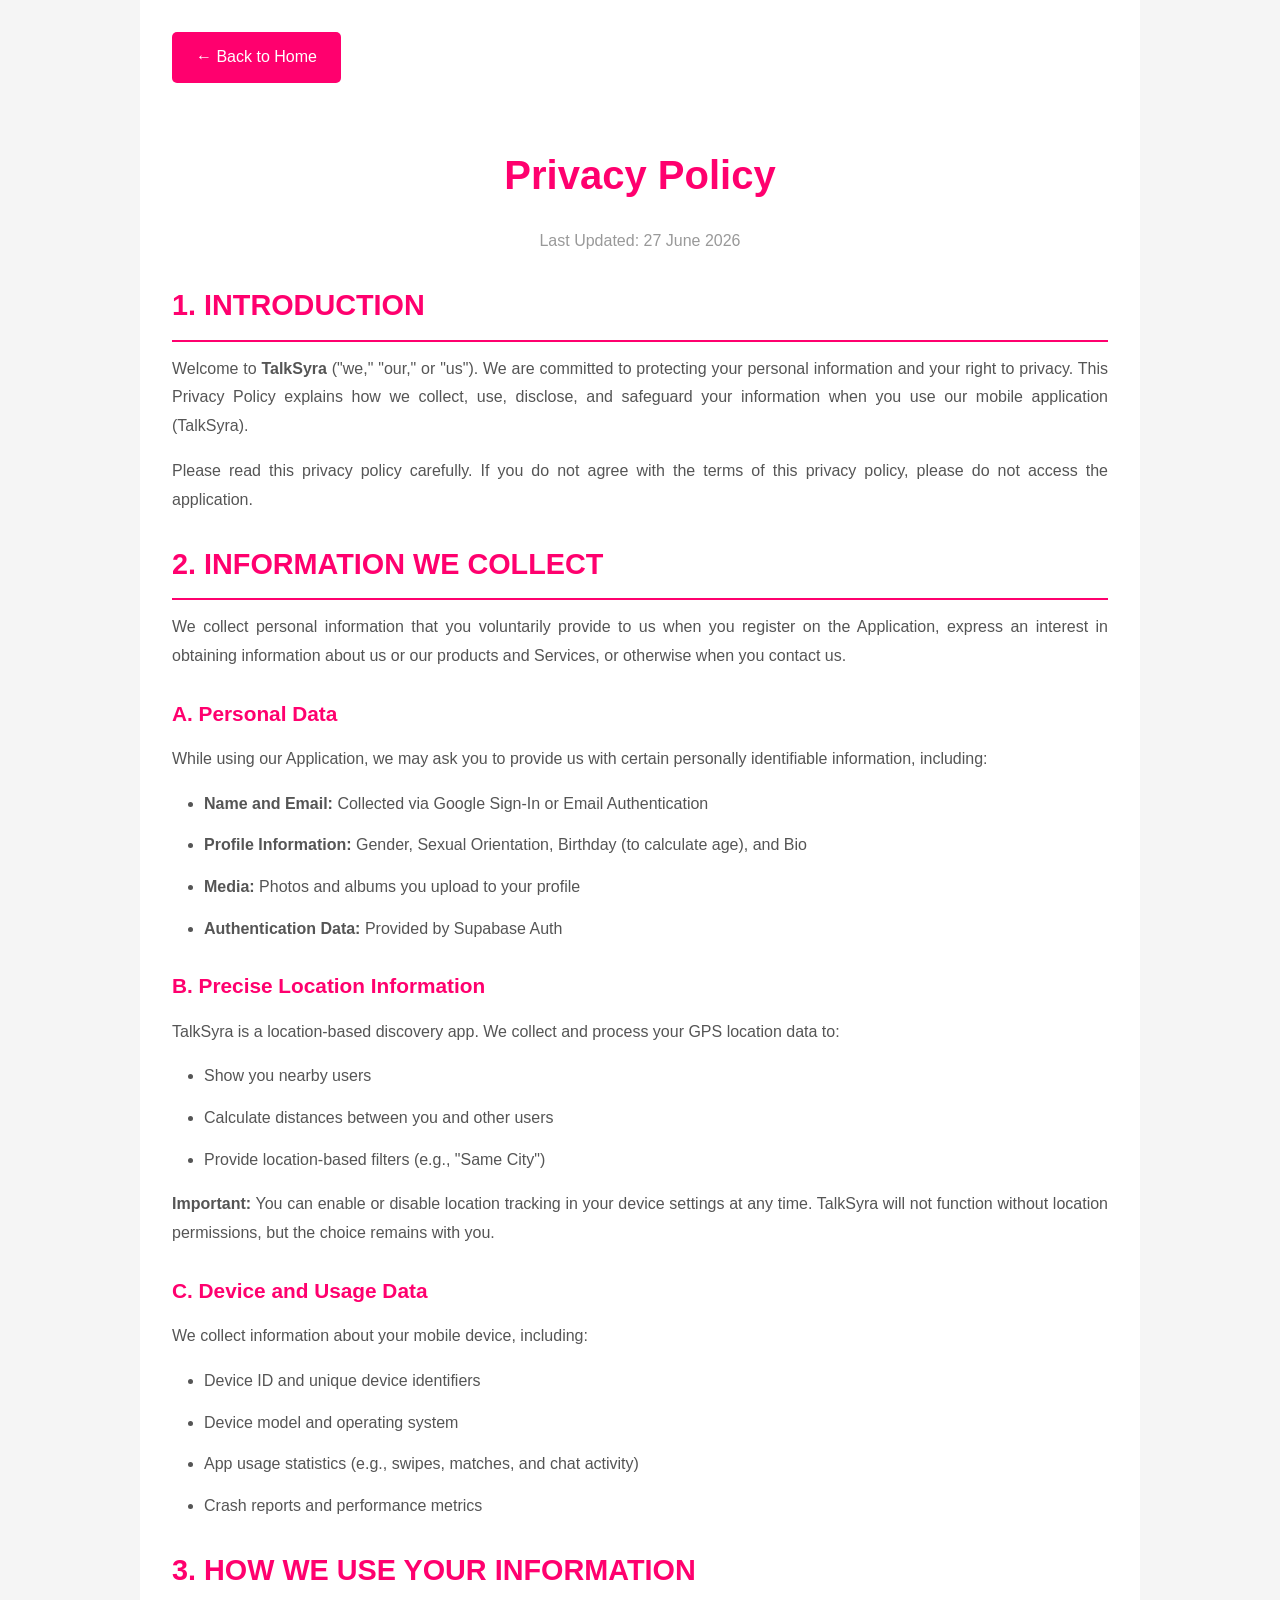
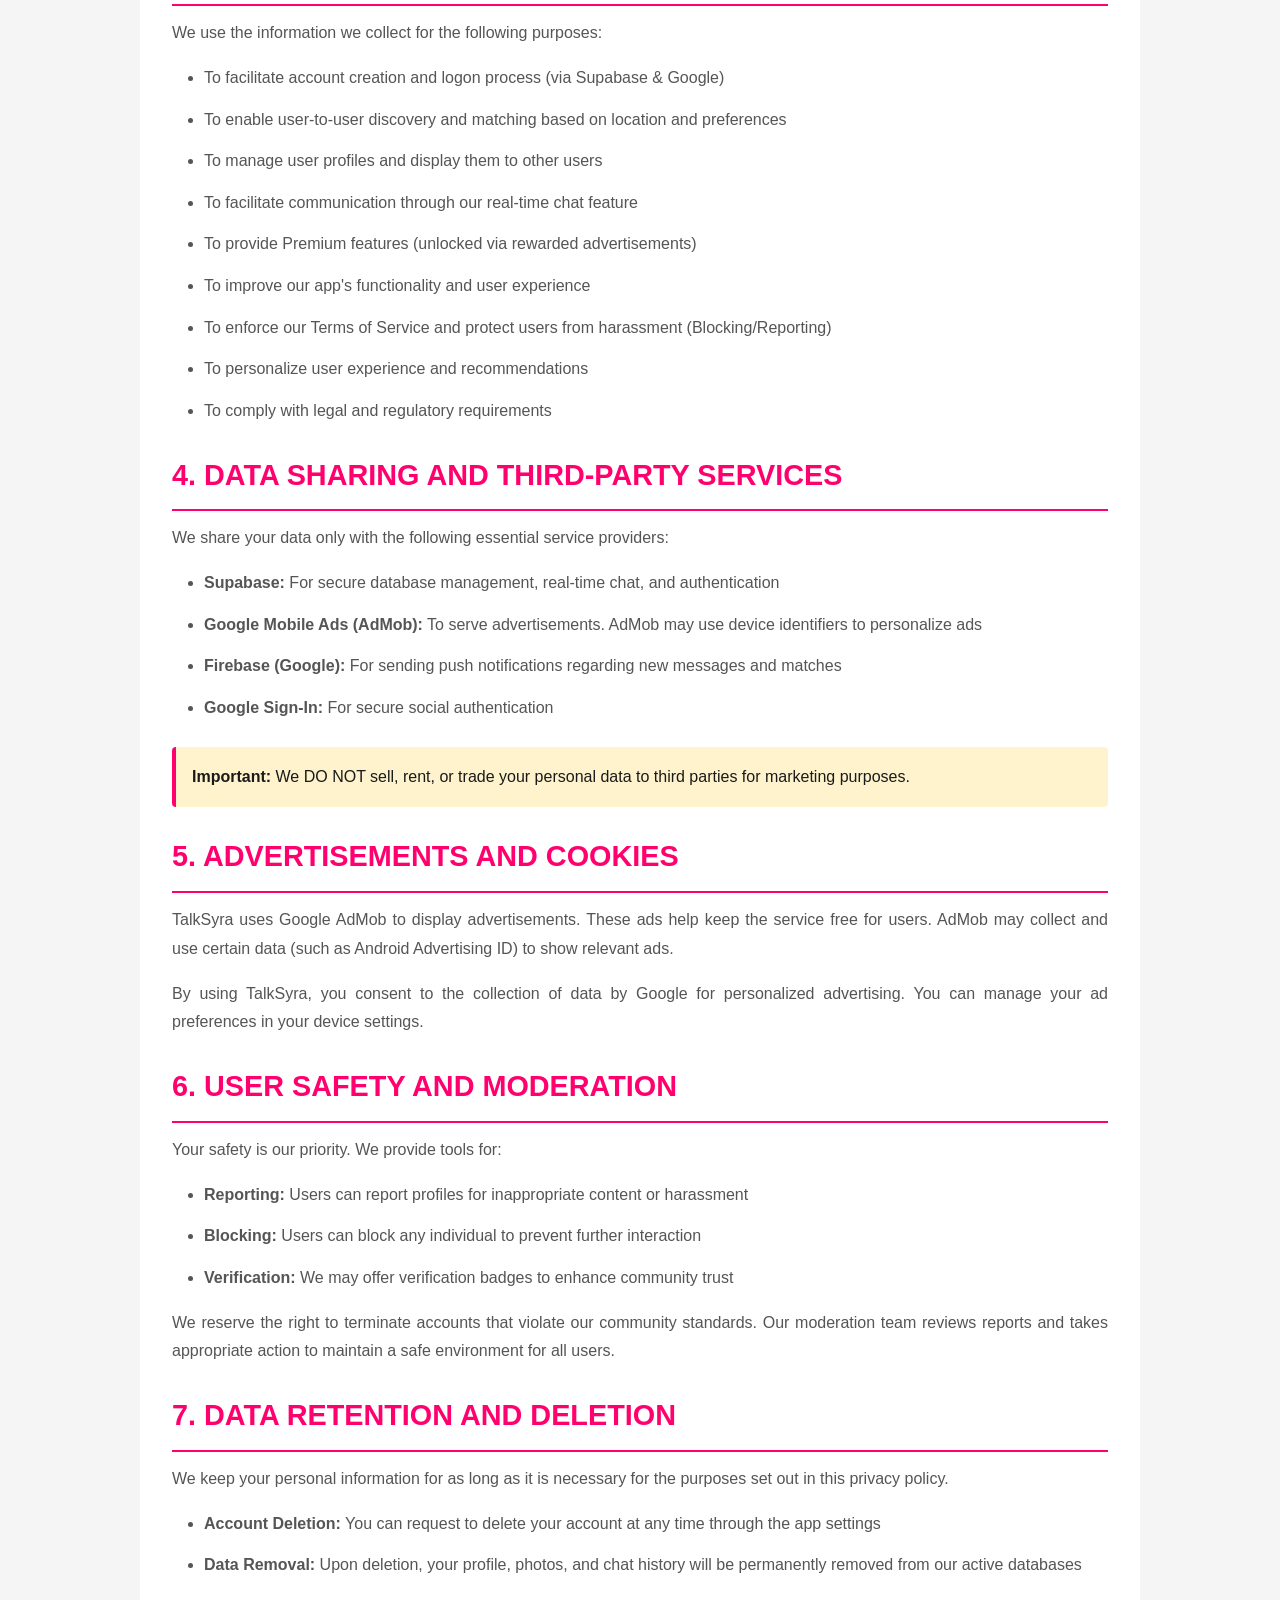
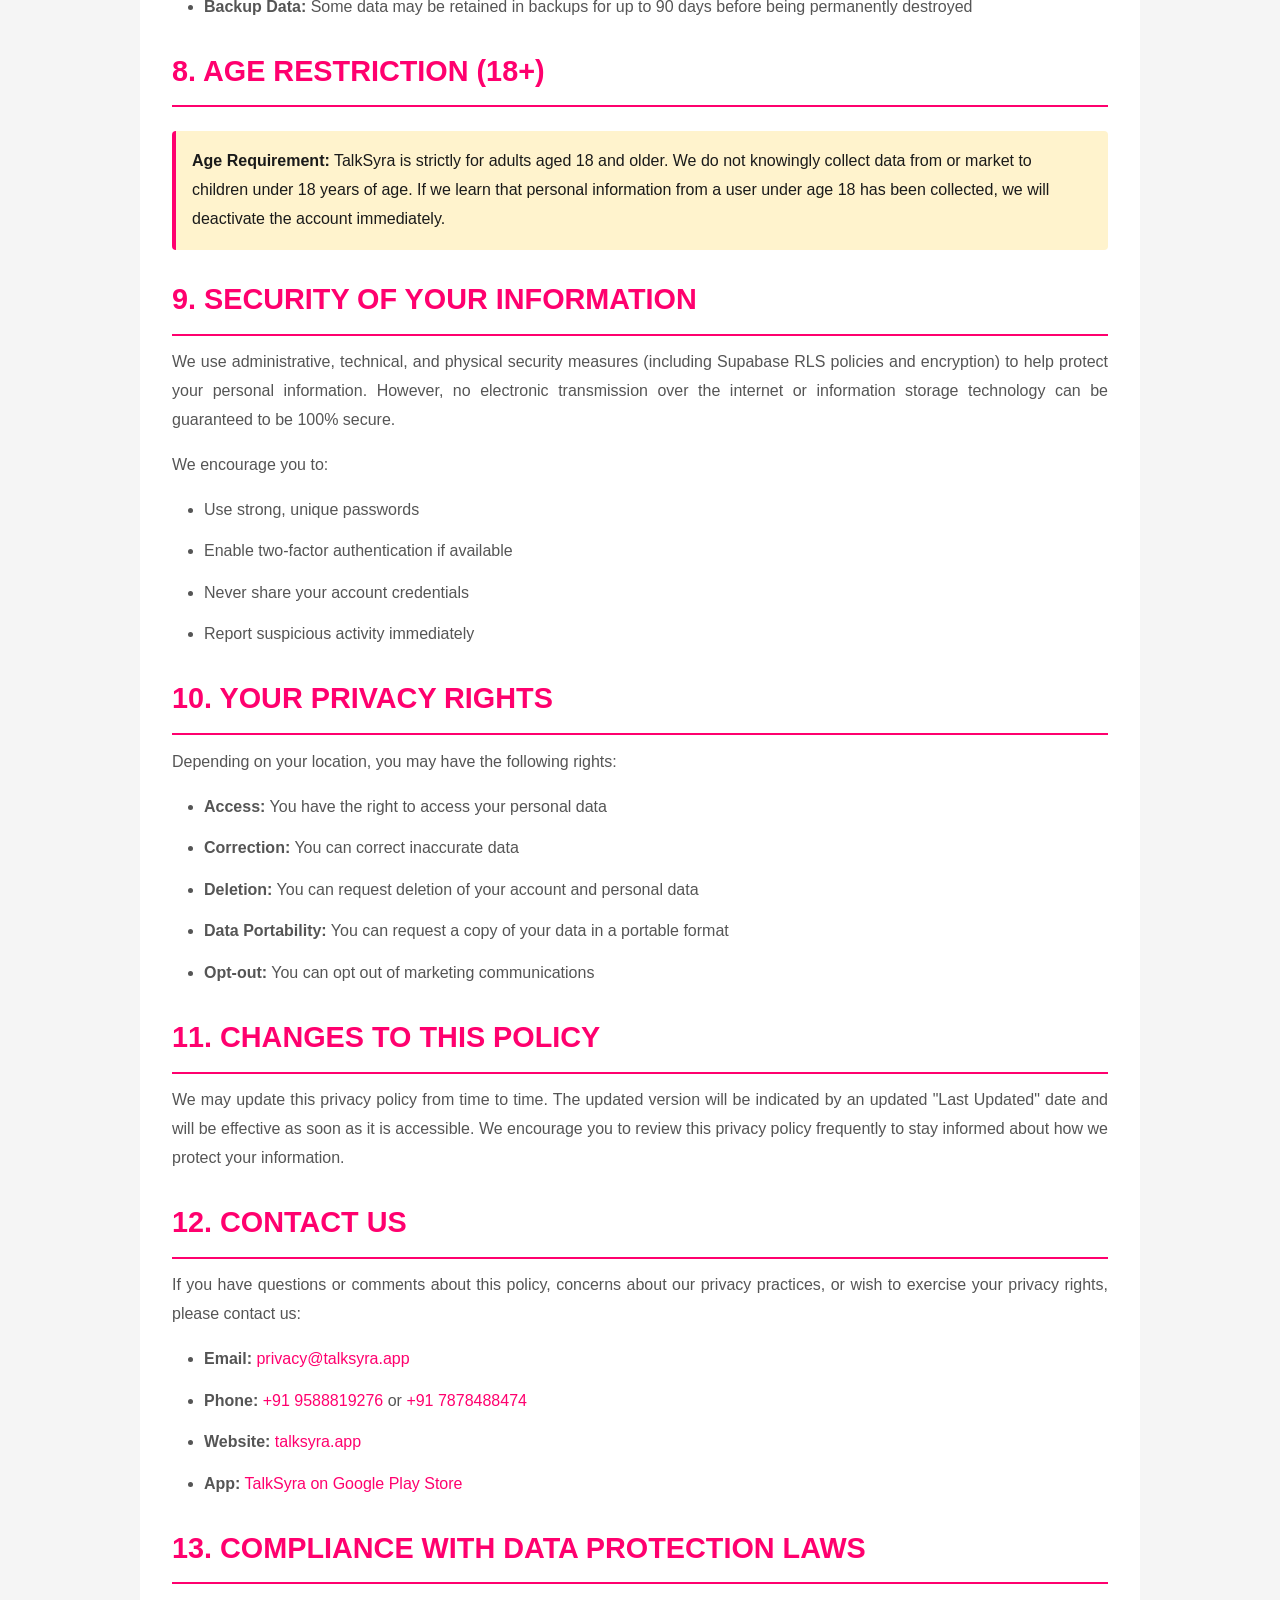
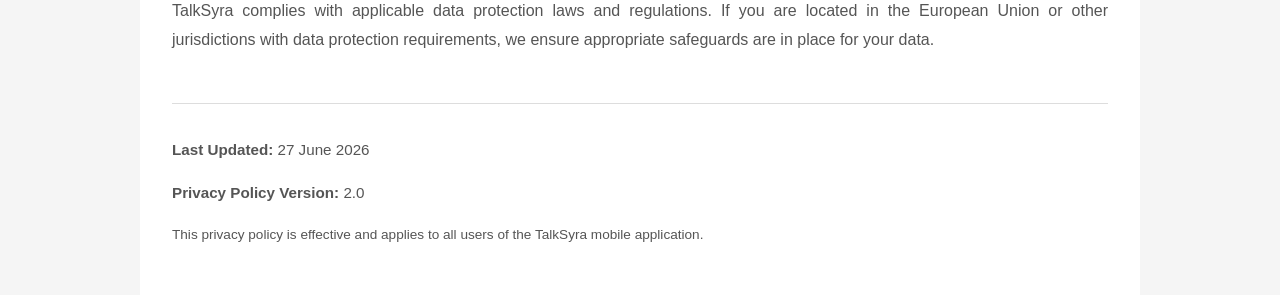
<file: privacy-policy.html>
<!DOCTYPE html>
<html lang="en">
<head>
    <meta charset="UTF-8">
    <meta name="viewport" content="width=device-width, initial-scale=1.0">
    <title>Privacy Policy - TalkSyra</title>
    <style>
        * {
            margin: 0;
            padding: 0;
            box-sizing: border-box;
        }
        
        body {
            font-family: 'Segoe UI', Tahoma, Geneva, Verdana, sans-serif;
            line-height: 1.8;
            color: #1a1a1a;
            background-color: #f5f5f5;
        }
        
        .container {
            max-width: 1000px;
            margin: 0 auto;
            padding: 2rem;
            background-color: white;
            min-height: 100vh;
        }
        
        h1, h2, h3 {
            color: #ff006e;
            margin-top: 1.5rem;
            margin-bottom: 0.8rem;
        }
        
        h1 {
            font-size: 2.5rem;
            text-align: center;
            margin-bottom: 1rem;
        }
        
        h2 {
            font-size: 1.8rem;
            border-bottom: 2px solid #ff006e;
            padding-bottom: 0.5rem;
        }
        
        h3 {
            font-size: 1.3rem;
        }
        
        p {
            margin-bottom: 1rem;
            color: #555;
            text-align: justify;
        }
        
        ul, ol {
            margin-left: 2rem;
            margin-bottom: 1rem;
        }
        
        li {
            margin-bottom: 0.8rem;
            color: #555;
        }
        
        .last-updated {
            text-align: center;
            color: #999;
            font-size: 0.95rem;
            margin-top: 3rem;
            padding-top: 2rem;
            border-top: 1px solid #ddd;
        }
        
        a {
            color: #ff006e;
            text-decoration: none;
        }
        
        a:hover {
            text-decoration: underline;
        }
        
        .back-link {
            display: inline-block;
            margin-bottom: 2rem;
            padding: 0.7rem 1.5rem;
            background: #ff006e;
            color: white;
            border-radius: 5px;
            text-decoration: none;
            transition: all 0.3s ease;
        }
        
        .back-link:hover {
            text-decoration: none;
            opacity: 0.9;
            transform: translateY(-2px);
        }
        
        .highlight {
            background-color: #fff3cd;
            border-left: 4px solid #ff006e;
            padding: 1rem;
            margin: 1.5rem 0;
            border-radius: 4px;
        }
    </style>
</head>
<body>
    <div class="container">
        <a href="index.html" class="back-link">← Back to Home</a>
        
        <h1>Privacy Policy</h1>
        <p style="text-align: center; color: #999;">Last Updated: 27 June 2026</p>
        
        <h2>1. INTRODUCTION</h2>
        <p>
            Welcome to <strong>TalkSyra</strong> ("we," "our," or "us"). We are committed to protecting your personal information 
            and your right to privacy. This Privacy Policy explains how we collect, use, disclose, and safeguard your information 
            when you use our mobile application (TalkSyra). 
        </p>
        <p>
            Please read this privacy policy carefully. If you do not agree with the terms of this privacy policy, please do not 
            access the application.
        </p>
        
        <h2>2. INFORMATION WE COLLECT</h2>
        <p>
            We collect personal information that you voluntarily provide to us when you register on the Application, express an 
            interest in obtaining information about us or our products and Services, or otherwise when you contact us.
        </p>
        
        <h3>A. Personal Data</h3>
        <p>While using our Application, we may ask you to provide us with certain personally identifiable information, including:</p>
        <ul>
            <li><strong>Name and Email:</strong> Collected via Google Sign-In or Email Authentication</li>
            <li><strong>Profile Information:</strong> Gender, Sexual Orientation, Birthday (to calculate age), and Bio</li>
            <li><strong>Media:</strong> Photos and albums you upload to your profile</li>
            <li><strong>Authentication Data:</strong> Provided by Supabase Auth</li>
        </ul>
        
        <h3>B. Precise Location Information</h3>
        <p>
            TalkSyra is a location-based discovery app. We collect and process your GPS location data to:
        </p>
        <ul>
            <li>Show you nearby users</li>
            <li>Calculate distances between you and other users</li>
            <li>Provide location-based filters (e.g., "Same City")</li>
        </ul>
        <p>
            <strong>Important:</strong> You can enable or disable location tracking in your device settings at any time. 
            TalkSyra will not function without location permissions, but the choice remains with you.
        </p>
        
        <h3>C. Device and Usage Data</h3>
        <p>
            We collect information about your mobile device, including:
        </p>
        <ul>
            <li>Device ID and unique device identifiers</li>
            <li>Device model and operating system</li>
            <li>App usage statistics (e.g., swipes, matches, and chat activity)</li>
            <li>Crash reports and performance metrics</li>
        </ul>
        
        <h2>3. HOW WE USE YOUR INFORMATION</h2>
        <p>We use the information we collect for the following purposes:</p>
        <ul>
            <li>To facilitate account creation and logon process (via Supabase & Google)</li>
            <li>To enable user-to-user discovery and matching based on location and preferences</li>
            <li>To manage user profiles and display them to other users</li>
            <li>To facilitate communication through our real-time chat feature</li>
            <li>To provide Premium features (unlocked via rewarded advertisements)</li>
            <li>To improve our app's functionality and user experience</li>
            <li>To enforce our Terms of Service and protect users from harassment (Blocking/Reporting)</li>
            <li>To personalize user experience and recommendations</li>
            <li>To comply with legal and regulatory requirements</li>
        </ul>
        
        <h2>4. DATA SHARING AND THIRD-PARTY SERVICES</h2>
        <p>
            We share your data only with the following essential service providers:
        </p>
        <ul>
            <li><strong>Supabase:</strong> For secure database management, real-time chat, and authentication</li>
            <li><strong>Google Mobile Ads (AdMob):</strong> To serve advertisements. AdMob may use device identifiers to personalize ads</li>
            <li><strong>Firebase (Google):</strong> For sending push notifications regarding new messages and matches</li>
            <li><strong>Google Sign-In:</strong> For secure social authentication</li>
        </ul>
        
        <div class="highlight">
            <strong>Important:</strong> We DO NOT sell, rent, or trade your personal data to third parties for marketing purposes.
        </div>
        
        <h2>5. ADVERTISEMENTS AND COOKIES</h2>
        <p>
            TalkSyra uses Google AdMob to display advertisements. These ads help keep the service free for users. AdMob may 
            collect and use certain data (such as Android Advertising ID) to show relevant ads. 
        </p>
        <p>
            By using TalkSyra, you consent to the collection of data by Google for personalized advertising. You can manage 
            your ad preferences in your device settings.
        </p>
        
        <h2>6. USER SAFETY AND MODERATION</h2>
        <p>
            Your safety is our priority. We provide tools for:
        </p>
        <ul>
            <li><strong>Reporting:</strong> Users can report profiles for inappropriate content or harassment</li>
            <li><strong>Blocking:</strong> Users can block any individual to prevent further interaction</li>
            <li><strong>Verification:</strong> We may offer verification badges to enhance community trust</li>
        </ul>
        <p>
            We reserve the right to terminate accounts that violate our community standards. Our moderation team reviews 
            reports and takes appropriate action to maintain a safe environment for all users.
        </p>
        
        <h2>7. DATA RETENTION AND DELETION</h2>
        <p>
            We keep your personal information for as long as it is necessary for the purposes set out in this privacy policy.
        </p>
        <ul>
            <li><strong>Account Deletion:</strong> You can request to delete your account at any time through the app settings</li>
            <li><strong>Data Removal:</strong> Upon deletion, your profile, photos, and chat history will be permanently removed from our active databases</li>
            <li><strong>Backup Data:</strong> Some data may be retained in backups for up to 90 days before being permanently destroyed</li>
        </ul>
        
        <h2>8. AGE RESTRICTION (18+)</h2>
        <div class="highlight">
            <strong>Age Requirement:</strong> TalkSyra is strictly for adults aged 18 and older. We do not knowingly collect data 
            from or market to children under 18 years of age. If we learn that personal information from a user under age 18 has 
            been collected, we will deactivate the account immediately.
        </div>
        
        <h2>9. SECURITY OF YOUR INFORMATION</h2>
        <p>
            We use administrative, technical, and physical security measures (including Supabase RLS policies and encryption) 
            to help protect your personal information. However, no electronic transmission over the internet or information storage 
            technology can be guaranteed to be 100% secure.
        </p>
        <p>
            We encourage you to:
        </p>
        <ul>
            <li>Use strong, unique passwords</li>
            <li>Enable two-factor authentication if available</li>
            <li>Never share your account credentials</li>
            <li>Report suspicious activity immediately</li>
        </ul>
        
        <h2>10. YOUR PRIVACY RIGHTS</h2>
        <p>
            Depending on your location, you may have the following rights:
        </p>
        <ul>
            <li><strong>Access:</strong> You have the right to access your personal data</li>
            <li><strong>Correction:</strong> You can correct inaccurate data</li>
            <li><strong>Deletion:</strong> You can request deletion of your account and personal data</li>
            <li><strong>Data Portability:</strong> You can request a copy of your data in a portable format</li>
            <li><strong>Opt-out:</strong> You can opt out of marketing communications</li>
        </ul>
        
        <h2>11. CHANGES TO THIS POLICY</h2>
        <p>
            We may update this privacy policy from time to time. The updated version will be indicated by an updated 
            "Last Updated" date and will be effective as soon as it is accessible. We encourage you to review this privacy 
            policy frequently to stay informed about how we protect your information.
        </p>
        
        <h2>12. CONTACT US</h2>
        <p>
            If you have questions or comments about this policy, concerns about our privacy practices, or wish to exercise 
            your privacy rights, please contact us:
        </p>
        <ul>
            <li><strong>Email:</strong> <a href="mailto:privacy@talksyra.app">privacy@talksyra.app</a></li>
            <li><strong>Phone:</strong> <a href="tel:+919588819276">+91 9588819276</a> or <a href="tel:+917878488474">+91 7878488474</a></li>
            <li><strong>Website:</strong> <a href="https://talksyra.app">talksyra.app</a></li>
            <li><strong>App:</strong> <a href="https://play.google.com/store/apps/details?id=com.talksyra.app" target="_blank">TalkSyra on Google Play Store</a></li>
        </ul>
        
        <h2>13. COMPLIANCE WITH DATA PROTECTION LAWS</h2>
        <p>
            TalkSyra complies with applicable data protection laws and regulations. If you are located in the European Union 
            or other jurisdictions with data protection requirements, we ensure appropriate safeguards are in place for your data.
        </p>
        
        <div class="last-updated">
            <p><strong>Last Updated:</strong> 27 June 2026</p>
            <p><strong>Privacy Policy Version:</strong> 2.0</p>
            <p style="margin-top: 1rem; font-size: 0.85rem;">
                This privacy policy is effective and applies to all users of the TalkSyra mobile application.
            </p>
        </div>
    </div>
</body>
</html>
</file>
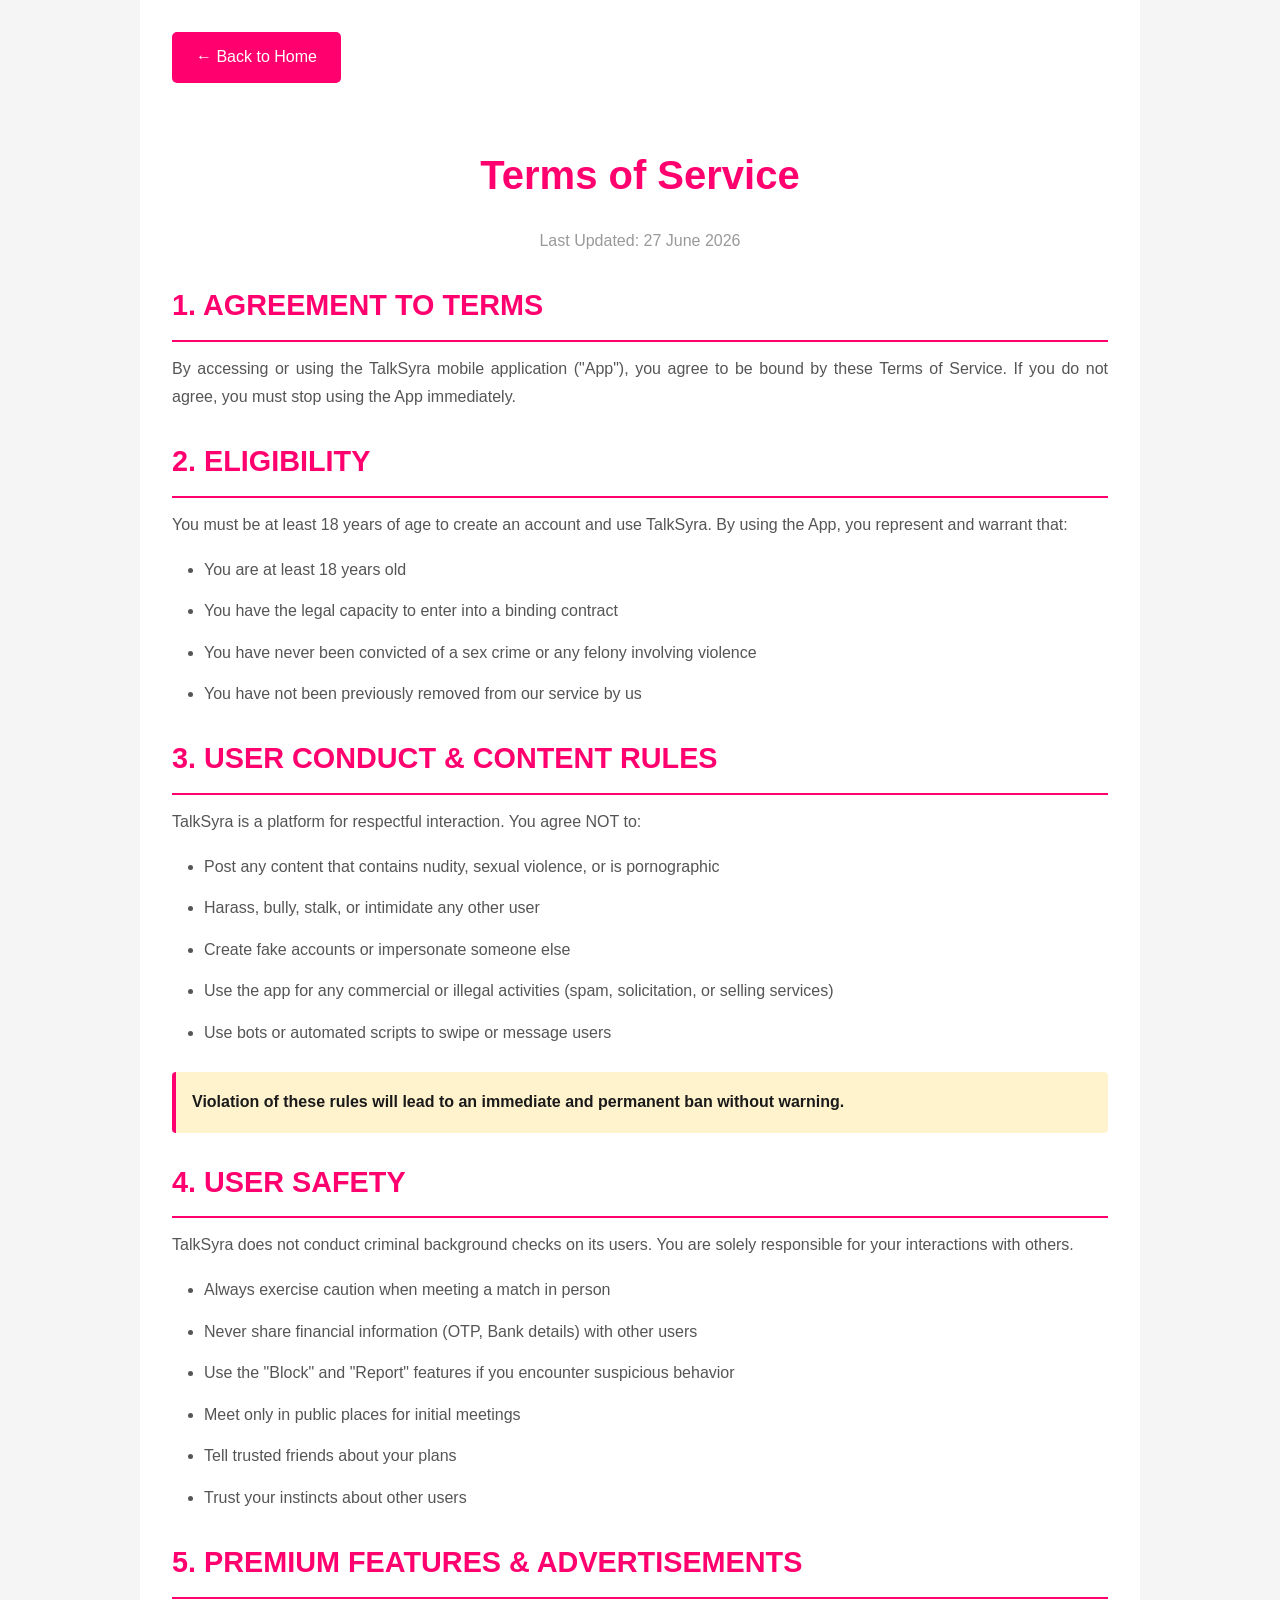
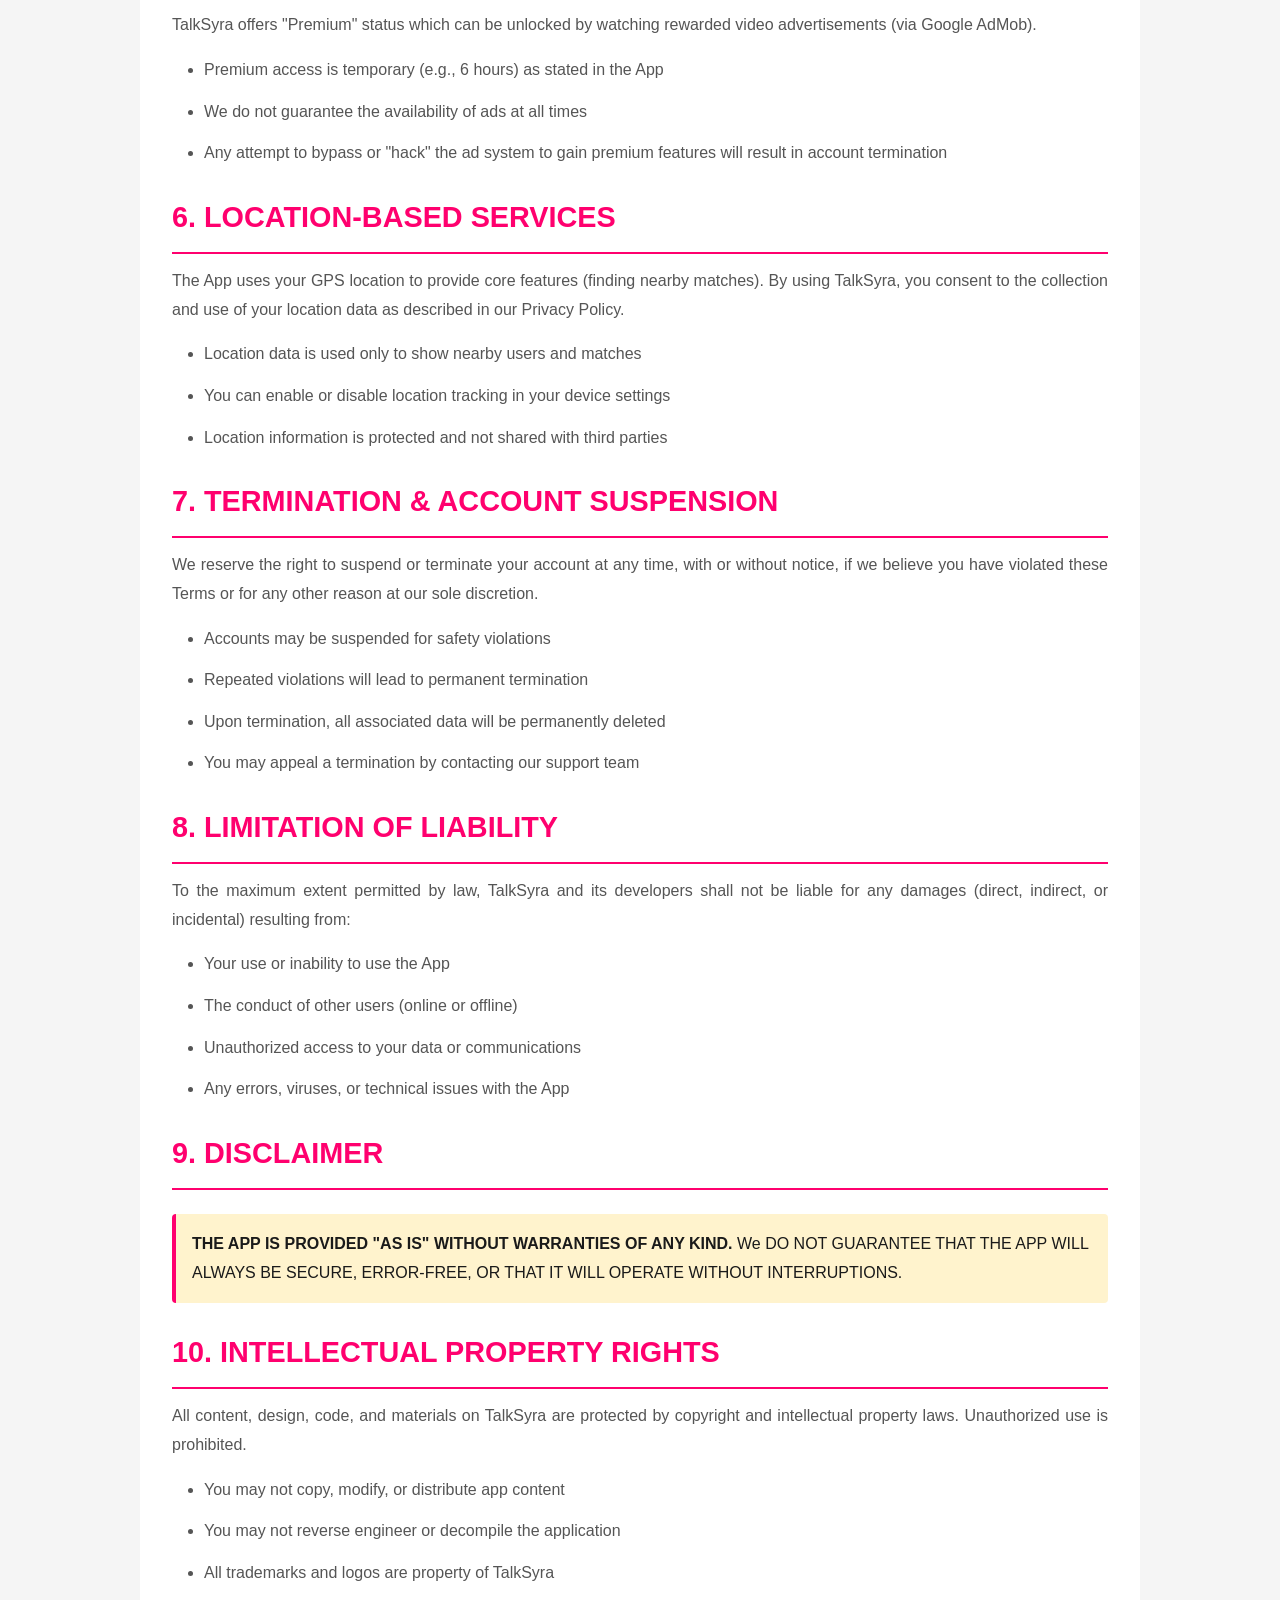
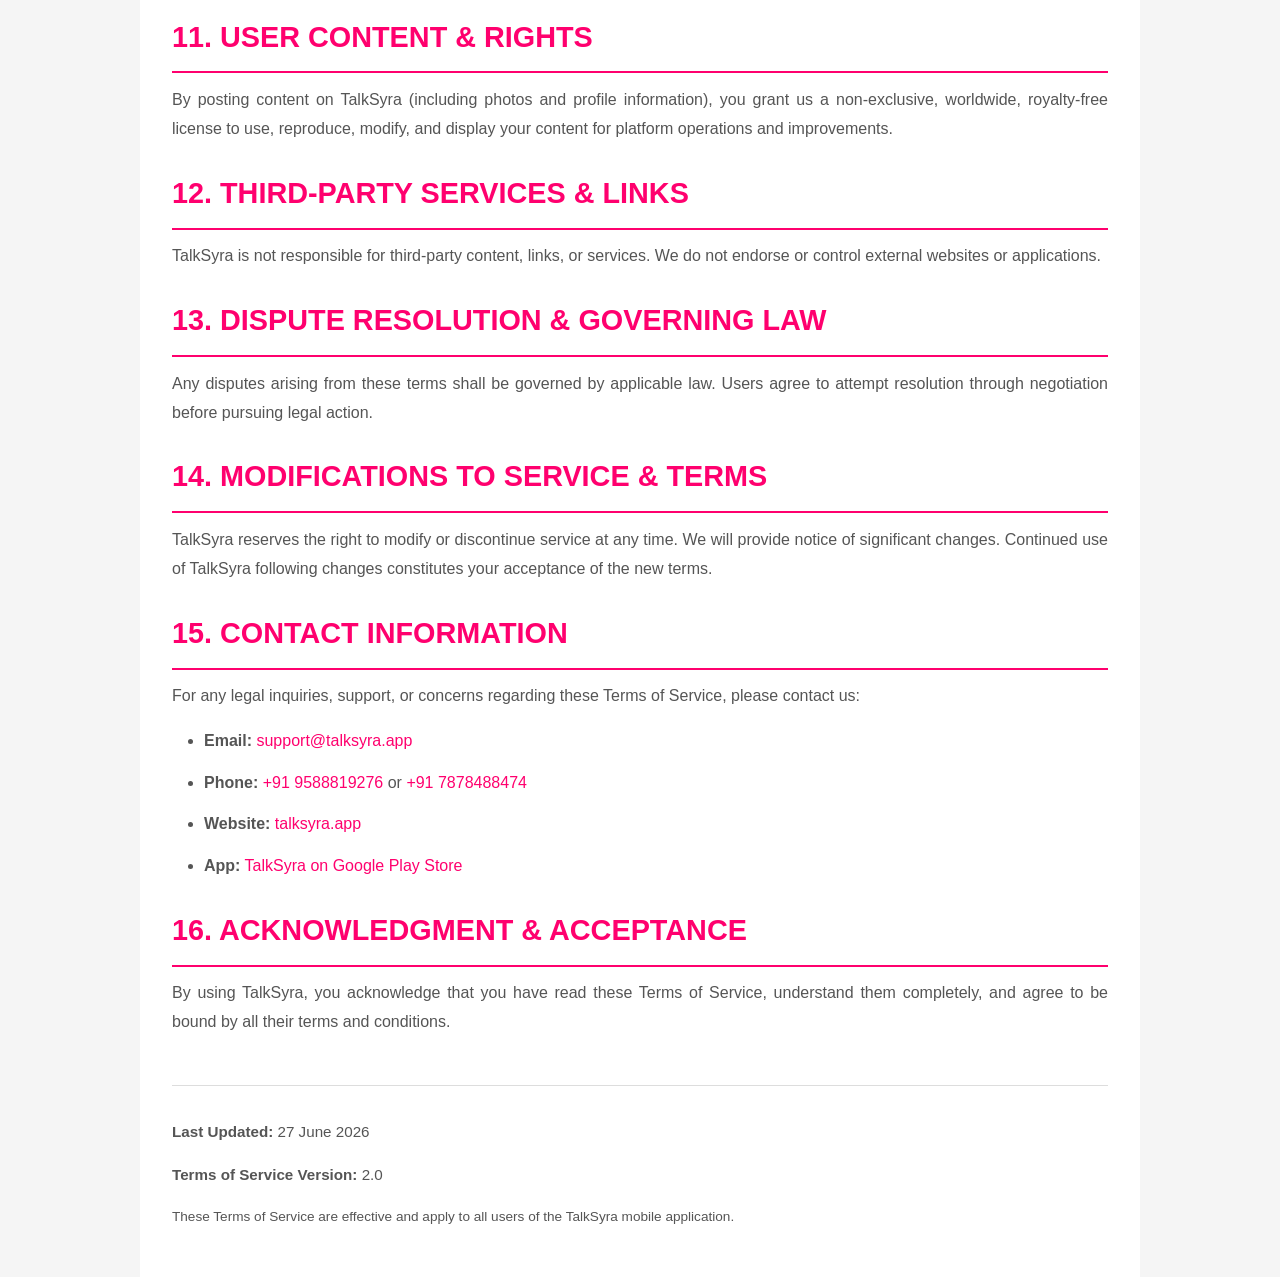
<file: terms-of-service.html>
<!DOCTYPE html>
<html lang="en">
<head>
    <meta charset="UTF-8">
    <meta name="viewport" content="width=device-width, initial-scale=1.0">
    <title>Terms of Service - TalkSyra</title>
    <style>
        * {
            margin: 0;
            padding: 0;
            box-sizing: border-box;
        }
        
        body {
            font-family: 'Segoe UI', Tahoma, Geneva, Verdana, sans-serif;
            line-height: 1.8;
            color: #1a1a1a;
            background-color: #f5f5f5;
        }
        
        .container {
            max-width: 1000px;
            margin: 0 auto;
            padding: 2rem;
            background-color: white;
            min-height: 100vh;
        }
        
        h1, h2, h3 {
            color: #ff006e;
            margin-top: 1.5rem;
            margin-bottom: 0.8rem;
        }
        
        h1 {
            font-size: 2.5rem;
            text-align: center;
            margin-bottom: 1rem;
        }
        
        h2 {
            font-size: 1.8rem;
            border-bottom: 2px solid #ff006e;
            padding-bottom: 0.5rem;
        }
        
        h3 {
            font-size: 1.3rem;
        }
        
        p {
            margin-bottom: 1rem;
            color: #555;
            text-align: justify;
        }
        
        ul, ol {
            margin-left: 2rem;
            margin-bottom: 1rem;
        }
        
        li {
            margin-bottom: 0.8rem;
            color: #555;
        }
        
        .last-updated {
            text-align: center;
            color: #999;
            font-size: 0.95rem;
            margin-top: 3rem;
            padding-top: 2rem;
            border-top: 1px solid #ddd;
        }
        
        a {
            color: #ff006e;
            text-decoration: none;
        }
        
        a:hover {
            text-decoration: underline;
        }
        
        .back-link {
            display: inline-block;
            margin-bottom: 2rem;
            padding: 0.7rem 1.5rem;
            background: #ff006e;
            color: white;
            border-radius: 5px;
            text-decoration: none;
            transition: all 0.3s ease;
        }
        
        .back-link:hover {
            text-decoration: none;
            opacity: 0.9;
            transform: translateY(-2px);
        }
        
        .warning {
            background-color: #fff3cd;
            border-left: 4px solid #ff006e;
            padding: 1rem;
            margin: 1.5rem 0;
            border-radius: 4px;
        }
    </style>
</head>
<body>
    <div class="container">
        <a href="index.html" class="back-link">← Back to Home</a>
        
        <h1>Terms of Service</h1>
        <p style="text-align: center; color: #999;">Last Updated: 27 June 2026</p>
        
        <h2>1. AGREEMENT TO TERMS</h2>
        <p>
            By accessing or using the TalkSyra mobile application ("App"), you agree to be bound by these Terms of Service. 
            If you do not agree, you must stop using the App immediately.
        </p>
        
        <h2>2. ELIGIBILITY</h2>
        <p>
            You must be at least 18 years of age to create an account and use TalkSyra. By using the App, you represent 
            and warrant that:
        </p>
        <ul>
            <li>You are at least 18 years old</li>
            <li>You have the legal capacity to enter into a binding contract</li>
            <li>You have never been convicted of a sex crime or any felony involving violence</li>
            <li>You have not been previously removed from our service by us</li>
        </ul>
        
        <h2>3. USER CONDUCT & CONTENT RULES</h2>
        <p>
            TalkSyra is a platform for respectful interaction. You agree NOT to:
        </p>
        <ul>
            <li>Post any content that contains nudity, sexual violence, or is pornographic</li>
            <li>Harass, bully, stalk, or intimidate any other user</li>
            <li>Create fake accounts or impersonate someone else</li>
            <li>Use the app for any commercial or illegal activities (spam, solicitation, or selling services)</li>
            <li>Use bots or automated scripts to swipe or message users</li>
        </ul>
        
        <div class="warning">
            <strong>Violation of these rules will lead to an immediate and permanent ban without warning.</strong>
        </div>
        
        <h2>4. USER SAFETY</h2>
        <p>
            TalkSyra does not conduct criminal background checks on its users. You are solely responsible for your 
            interactions with others.
        </p>
        <ul>
            <li>Always exercise caution when meeting a match in person</li>
            <li>Never share financial information (OTP, Bank details) with other users</li>
            <li>Use the "Block" and "Report" features if you encounter suspicious behavior</li>
            <li>Meet only in public places for initial meetings</li>
            <li>Tell trusted friends about your plans</li>
            <li>Trust your instincts about other users</li>
        </ul>
        
        <h2>5. PREMIUM FEATURES & ADVERTISEMENTS</h2>
        <p>
            TalkSyra offers "Premium" status which can be unlocked by watching rewarded video advertisements 
            (via Google AdMob).
        </p>
        <ul>
            <li>Premium access is temporary (e.g., 6 hours) as stated in the App</li>
            <li>We do not guarantee the availability of ads at all times</li>
            <li>Any attempt to bypass or "hack" the ad system to gain premium features will result in account termination</li>
        </ul>
        
        <h2>6. LOCATION-BASED SERVICES</h2>
        <p>
            The App uses your GPS location to provide core features (finding nearby matches). By using TalkSyra, 
            you consent to the collection and use of your location data as described in our Privacy Policy.
        </p>
        <ul>
            <li>Location data is used only to show nearby users and matches</li>
            <li>You can enable or disable location tracking in your device settings</li>
            <li>Location information is protected and not shared with third parties</li>
        </ul>
        
        <h2>7. TERMINATION & ACCOUNT SUSPENSION</h2>
        <p>
            We reserve the right to suspend or terminate your account at any time, with or without notice, if we 
            believe you have violated these Terms or for any other reason at our sole discretion.
        </p>
        <ul>
            <li>Accounts may be suspended for safety violations</li>
            <li>Repeated violations will lead to permanent termination</li>
            <li>Upon termination, all associated data will be permanently deleted</li>
            <li>You may appeal a termination by contacting our support team</li>
        </ul>
        
        <h2>8. LIMITATION OF LIABILITY</h2>
        <p>
            To the maximum extent permitted by law, TalkSyra and its developers shall not be liable for any damages 
            (direct, indirect, or incidental) resulting from:
        </p>
        <ul>
            <li>Your use or inability to use the App</li>
            <li>The conduct of other users (online or offline)</li>
            <li>Unauthorized access to your data or communications</li>
            <li>Any errors, viruses, or technical issues with the App</li>
        </ul>
        
        <h2>9. DISCLAIMER</h2>
        <div class="warning">
            <strong>THE APP IS PROVIDED "AS IS" WITHOUT WARRANTIES OF ANY KIND.</strong> We DO NOT GUARANTEE THAT 
            THE APP WILL ALWAYS BE SECURE, ERROR-FREE, OR THAT IT WILL OPERATE WITHOUT INTERRUPTIONS.
        </div>
        
        <h2>10. INTELLECTUAL PROPERTY RIGHTS</h2>
        <p>
            All content, design, code, and materials on TalkSyra are protected by copyright and intellectual property laws. 
            Unauthorized use is prohibited.
        </p>
        <ul>
            <li>You may not copy, modify, or distribute app content</li>
            <li>You may not reverse engineer or decompile the application</li>
            <li>All trademarks and logos are property of TalkSyra</li>
        </ul>
        
        <h2>11. USER CONTENT & RIGHTS</h2>
        <p>
            By posting content on TalkSyra (including photos and profile information), you grant us a 
            non-exclusive, worldwide, royalty-free license to use, reproduce, modify, and display your content 
            for platform operations and improvements.
        </p>
        
        <h2>12. THIRD-PARTY SERVICES & LINKS</h2>
        <p>
            TalkSyra is not responsible for third-party content, links, or services. We do not endorse or control 
            external websites or applications.
        </p>
        
        <h2>13. DISPUTE RESOLUTION & GOVERNING LAW</h2>
        <p>
            Any disputes arising from these terms shall be governed by applicable law. Users agree to attempt 
            resolution through negotiation before pursuing legal action.
        </p>
        
        <h2>14. MODIFICATIONS TO SERVICE & TERMS</h2>
        <p>
            TalkSyra reserves the right to modify or discontinue service at any time. We will provide notice of 
            significant changes. Continued use of TalkSyra following changes constitutes your acceptance of the new terms.
        </p>
        
        <h2>15. CONTACT INFORMATION</h2>
        <p>
            For any legal inquiries, support, or concerns regarding these Terms of Service, please contact us:
        </p>
        <ul>
            <li><strong>Email:</strong> <a href="mailto:support@talksyra.app">support@talksyra.app</a></li>
            <li><strong>Phone:</strong> <a href="tel:+919588819276">+91 9588819276</a> or <a href="tel:+917878488474">+91 7878488474</a></li>
            <li><strong>Website:</strong> <a href="https://talksyra.app">talksyra.app</a></li>
            <li><strong>App:</strong> <a href="https://play.google.com/store/apps/details?id=com.talksyra.app" target="_blank">TalkSyra on Google Play Store</a></li>
        </ul>
        
        <h2>16. ACKNOWLEDGMENT & ACCEPTANCE</h2>
        <p>
            By using TalkSyra, you acknowledge that you have read these Terms of Service, understand them completely, 
            and agree to be bound by all their terms and conditions.
        </p>
        
        <div class="last-updated">
            <p><strong>Last Updated:</strong> 27 June 2026</p>
            <p><strong>Terms of Service Version:</strong> 2.0</p>
            <p style="margin-top: 1rem; font-size: 0.85rem;">
                These Terms of Service are effective and apply to all users of the TalkSyra mobile application.
            </p>
        </div>
    </div>
</body>
</html>
</file>
<file: styles.css>
* {
    margin: 0;
    padding: 0;
    box-sizing: border-box;
}

:root {
    --primary-color: #ff006e;
    --secondary-color: #8338ec;
    --accent-color: #3a86ff;
    --dark-bg: #0d0221;
    --light-bg: #f5f5f5;
    --text-dark: #1a1a1a;
    --text-light: #666;
    --gradient: linear-gradient(135deg, #ff006e, #8338ec, #3a86ff);
}

html {
    scroll-behavior: smooth;
}

body {
    font-family: 'Segoe UI', Tahoma, Geneva, Verdana, sans-serif;
    line-height: 1.6;
    color: var(--text-dark);
    background-color: #fff;
}

.container {
    max-width: 1200px;
    margin: 0 auto;
    padding: 0 20px;
}

/* Navbar */
.navbar {
    background: linear-gradient(135deg, rgba(255, 0, 110, 0.1), rgba(131, 56, 236, 0.1));
    backdrop-filter: blur(10px);
    padding: 1rem 0;
    position: sticky;
    top: 0;
    z-index: 1000;
    box-shadow: 0 2px 10px rgba(0, 0, 0, 0.05);
}

.navbar .container {
    display: flex;
    justify-content: space-between;
    align-items: center;
    flex-wrap: wrap;
}

.nav-logo {
    font-size: 1.8rem;
    font-weight: bold;
    background: var(--gradient);
    -webkit-background-clip: text;
    -webkit-text-fill-color: transparent;
    background-clip: text;
    display: flex;
    align-items: center;
    gap: 10px;
}

.nav-logo i {
    color: var(--primary-color);
}

.nav-menu {
    display: flex;
    list-style: none;
    gap: 2rem;
}

.nav-menu a {
    text-decoration: none;
    color: var(--text-dark);
    font-weight: 500;
    transition: all 0.3s ease;
    position: relative;
}

.nav-menu a:hover {
    color: var(--primary-color);
}

.nav-menu a::after {
    content: '';
    position: absolute;
    bottom: -5px;
    left: 0;
    width: 0;
    height: 2px;
    background: var(--primary-color);
    transition: width 0.3s ease;
}

.nav-menu a:hover::after {
    width: 100%;
}

.header-icons {
    display: none;
    align-items: center;
    gap: 1rem;
}

.download-icon-btn {
    background: var(--primary-color);
    color: white;
    border: none;
    padding: 10px 15px;
    border-radius: 8px;
    cursor: pointer;
    font-size: 1.2rem;
    transition: all 0.3s ease;
    display: flex;
    align-items: center;
    justify-content: center;
}

.download-icon-btn:hover {
    background: #ff3385;
    transform: scale(1.1);
    box-shadow: 0 5px 15px rgba(255, 0, 110, 0.4);
}

.hamburger {
    display: none;
    flex-direction: column;
    cursor: pointer;
    padding: 8px 12px;
    border-radius: 8px;
    transition: all 0.3s ease;
    background: #333;
    border: none;
}

.hamburger:hover {
    background: #1a1a1a;
}

.hamburger.active {
    background: #333;
    border-radius: 8px;
}

.hamburger span {
    width: 25px;
    height: 3px;
    background: white;
    margin: 5px 0;
    border-radius: 3px;
    transition: all 0.3s ease;
}

.hamburger.active span {
    background: white;
}

.hamburger.active span:nth-child(1) {
    transform: rotate(45deg) translate(10px, 10px);
}

.hamburger.active span:nth-child(2) {
    opacity: 0;
}

.hamburger.active span:nth-child(3) {
    transform: rotate(-45deg) translate(7px, -7px);
}

/* Hero Section */
.hero {
    display: grid;
    grid-template-columns: 1fr 1fr;
    align-items: center;
    justify-items: center;
    gap: 4rem;
    padding: 6rem 0;
    background: linear-gradient(135deg, rgba(255, 0, 110, 0.05), rgba(131, 56, 236, 0.05));
}

.hero-content {
    width: 100%;
    max-width: 500px;
    text-align: center;
}

.hero-content h1 {
    font-size: 3.5rem;
    line-height: 1.2;
    margin-bottom: 1.5rem;
    background: var(--gradient);
    -webkit-background-clip: text;
    -webkit-text-fill-color: transparent;
    background-clip: text;
    text-align: center;
}

.hero-content p {
    font-size: 1.25rem;
    color: var(--text-light);
    margin-bottom: 2rem;
    text-align: center;
}

.hero-buttons {
    display: flex;
    gap: 1.5rem;
    flex-wrap: wrap;
}

.btn {
    padding: 0.9rem 2.5rem;
    border-radius: 50px;
    font-weight: 600;
    text-decoration: none;
    transition: all 0.3s ease;
    border: none;
    cursor: pointer;
    font-size: 1rem;
    display: inline-block;
}

.btn-primary {
    background: var(--gradient);
    color: white;
    box-shadow: 0 10px 30px rgba(255, 0, 110, 0.3);
}

.btn-primary:hover {
    transform: translateY(-3px);
    box-shadow: 0 15px 40px rgba(255, 0, 110, 0.4);
}

.btn-secondary {
    background: transparent;
    color: var(--primary-color);
    border: 2px solid var(--primary-color);
}

.btn-secondary:hover {
    background: var(--primary-color);
    color: white;
}

.hero-image {
    perspective: 1000px;
}

.floating-card {
    width: 300px;
    height: 400px;
    background: var(--gradient);
    border-radius: 20px;
    box-shadow: 0 30px 60px rgba(255, 0, 110, 0.3);
    animation: float 3s ease-in-out infinite;
    position: relative;
}

.card-circle {
    position: absolute;
    width: 150px;
    height: 150px;
    background: rgba(255, 255, 255, 0.2);
    border-radius: 50%;
    top: 50%;
    left: 50%;
    transform: translate(-50%, -50%);
}

@keyframes float {
    0%, 100% { transform: translateY(0px); }
    50% { transform: translateY(-20px); }
}

/* Features Section */
.features {
    padding: 6rem 0;
    background: var(--light-bg);
}

.features h2,
.about h2,
.download h2,
.faq h2,
.contact h2 {
    font-size: 2.5rem;
    margin-bottom: 3rem;
    text-align: center;
    background: var(--gradient);
    -webkit-background-clip: text;
    -webkit-text-fill-color: transparent;
    background-clip: text;
}

.features-grid {
    display: grid;
    grid-template-columns: repeat(auto-fit, minmax(300px, 1fr));
    gap: 2rem;
}

.feature-card {
    background: white;
    padding: 2rem;
    border-radius: 15px;
    text-align: center;
    transition: all 0.3s ease;
    box-shadow: 0 5px 15px rgba(0, 0, 0, 0.08);
    border: 2px solid transparent;
    position: relative;
    overflow: hidden;
}

.feature-card::before {
    content: '';
    position: absolute;
    top: 0;
    left: -100%;
    width: 100%;
    height: 100%;
    background: linear-gradient(90deg, transparent, rgba(255, 255, 255, 0.3), transparent);
    transition: left 0.5s ease;
}

.feature-card:hover::before {
    left: 100%;
}

.feature-card:hover {
    transform: translateY(-12px);
    box-shadow: 0 20px 50px rgba(255, 0, 110, 0.25);
    border-color: var(--primary-color);
}

.feature-icon {
    width: 80px;
    height: 80px;
    background: var(--gradient);
    border-radius: 50%;
    display: flex;
    align-items: center;
    justify-content: center;
    margin: 0 auto 1.5rem;
    font-size: 2rem;
    color: white;
    transition: all 0.3s ease;
    box-shadow: 0 5px 20px rgba(255, 0, 110, 0.3);
}

.feature-card:hover .feature-icon {
    transform: scale(1.15) rotate(5deg);
    box-shadow: 0 10px 30px rgba(255, 0, 110, 0.5);
}

.feature-card h3 {
    font-size: 1.3rem;
    margin-bottom: 0.8rem;
    color: var(--text-dark);
    font-weight: 600;
}

.feature-card p {
    color: var(--text-light);
    line-height: 1.8;
    font-size: 0.95rem;
}

/* About Section */
.about {
    padding: 6rem 0;
}

.about-content {
    display: grid;
    grid-template-columns: 1fr 1fr;
    gap: 4rem;
    align-items: center;
}

.about-text h2 {
    text-align: left;
    font-size: 2.2rem;
}

.about-text p {
    color: var(--text-light);
    margin-bottom: 1.5rem;
    font-size: 1.05rem;
}

.about-list {
    list-style: none;
    margin-top: 2rem;
}

.about-list li {
    margin: 1rem 0;
    display: flex;
    align-items: center;
    gap: 1rem;
    font-size: 1.05rem;
}

.about-list i {
    color: var(--primary-color);
    font-size: 1.3rem;
}

.about-stats {
    display: grid;
    gap: 2rem;
}

.stat {
    background: var(--gradient);
    padding: 2rem;
    border-radius: 15px;
    color: white;
    text-align: center;
    box-shadow: 0 10px 30px rgba(255, 0, 110, 0.2);
}

.stat h3 {
    font-size: 2.5rem;
    margin-bottom: 0.5rem;
}

.stat p {
    font-size: 1rem;
    opacity: 0.9;
}

/* Download Section */
.download {
    padding: 6rem 0;
    background: linear-gradient(135deg, rgba(255, 0, 110, 0.1), rgba(131, 56, 236, 0.1));
    text-align: center;
}

.download h2 {
    font-size: 2.5rem;
    margin-bottom: 1rem;
}

.download p {
    font-size: 1.2rem;
    color: var(--text-light);
    margin-bottom: 2rem;
}

.download-buttons {
    display: flex;
    justify-content: center;
    gap: 2rem;
    flex-wrap: wrap;
    margin-bottom: 2rem;
}

.download-btn {
    display: inline-flex;
    align-items: center;
    gap: 1rem;
    padding: 1.2rem 2.5rem;
    background: var(--gradient);
    color: white;
    text-decoration: none;
    border-radius: 50px;
    font-weight: 600;
    font-size: 1.1rem;
    box-shadow: 0 10px 30px rgba(255, 0, 110, 0.3);
    transition: all 0.3s ease;
}

.download-btn:hover {
    transform: translateY(-3px);
    box-shadow: 0 15px 40px rgba(255, 0, 110, 0.4);
}

.download-btn i {
    font-size: 1.5rem;
}

.download-subtitle {
    font-size: 1rem;
    color: var(--text-light);
}

/* FAQ Section */
.faq {
    padding: 6rem 0;
    background: var(--light-bg);
}

.faq-container {
    max-width: 700px;
    margin: 0 auto;
}

.faq-item {
    background: white;
    margin-bottom: 1.5rem;
    border-radius: 10px;
    overflow: hidden;
    box-shadow: 0 3px 10px rgba(0, 0, 0, 0.08);
}

.faq-question {
    padding: 1.5rem;
    display: flex;
    justify-content: space-between;
    align-items: center;
    cursor: pointer;
    background: linear-gradient(135deg, rgba(255, 0, 110, 0.05), rgba(131, 56, 236, 0.05));
    transition: all 0.3s ease;
}

.faq-question:hover {
    background: linear-gradient(135deg, rgba(255, 0, 110, 0.1), rgba(131, 56, 236, 0.1));
}

.faq-question h3 {
    margin: 0;
    color: var(--text-dark);
}

.faq-question i {
    color: var(--primary-color);
    transition: transform 0.3s ease;
}

.faq-item.active .faq-question i {
    transform: rotate(180deg);
}

.faq-answer {
    padding: 0 1.5rem;
    max-height: 0;
    overflow: hidden;
    transition: all 0.3s ease;
}

.faq-item.active .faq-answer {
    padding: 1.5rem;
    max-height: 500px;
}

.faq-answer p {
    color: var(--text-light);
}

/* Contact Section */
.contact {
    padding: 6rem 0;
}

.contact > .container > p {
    text-align: center;
    color: var(--text-light);
    font-size: 1.1rem;
    margin-bottom: 3rem;
}

.contact-content {
    display: grid;
    grid-template-columns: 1fr 1fr;
    gap: 4rem;
}

.contact-info {
    display: flex;
    flex-direction: column;
    gap: 2rem;
}

.contact-item {
    display: flex;
    gap: 1.5rem;
    padding: 1.5rem;
    background: var(--light-bg);
    border-radius: 10px;
}

.contact-item i {
    font-size: 2rem;
    color: var(--primary-color);
}

.contact-item h3 {
    margin-bottom: 0.5rem;
    color: var(--text-dark);
}

.contact-item p {
    color: var(--text-light);
}

.contact-item a {
    color: var(--primary-color);
    text-decoration: none;
    font-weight: 600;
    transition: all 0.3s ease;
}

.contact-item a:hover {
    color: var(--secondary-color);
}

.contact-form {
    display: flex;
    flex-direction: column;
    gap: 1.5rem;
}

.contact-form input,
.contact-form textarea {
    padding: 1rem;
    border: 2px solid var(--light-bg);
    border-radius: 10px;
    font-family: inherit;
    font-size: 1rem;
    transition: all 0.3s ease;
}

.contact-form input:focus,
.contact-form textarea:focus {
    outline: none;
    border-color: var(--primary-color);
    box-shadow: 0 0 0 3px rgba(255, 0, 110, 0.1);
}

.contact-form button {
    padding: 1rem;
    font-size: 1rem;
}

/* Footer */
.footer {
    background: var(--dark-bg);
    color: white;
    padding: 3rem 0 1rem;
}

.footer-content {
    display: grid;
    grid-template-columns: repeat(auto-fit, minmax(250px, 1fr));
    gap: 2rem;
    margin-bottom: 2rem;
}

.footer-section h4 {
    margin-bottom: 1rem;
    color: var(--primary-color);
}

.footer-section p {
    color: rgba(255, 255, 255, 0.7);
    line-height: 1.8;
}

.footer-section ul {
    list-style: none;
}

.footer-section ul li {
    margin-bottom: 0.5rem;
}

.footer-section a {
    color: rgba(255, 255, 255, 0.7);
    text-decoration: none;
    transition: all 0.3s ease;
}

.footer-section a:hover {
    color: var(--primary-color);
}

.social-links {
    display: flex;
    gap: 1rem;
}

.social-links a {
    width: 40px;
    height: 40px;
    background: rgba(255, 0, 110, 0.2);
    border-radius: 50%;
    display: flex;
    align-items: center;
    justify-content: center;
    transition: all 0.3s ease;
}

.social-links a:hover {
    background: var(--primary-color);
    color: white;
}

/* Footer Buttons Section */
.footer-buttons {
    background: linear-gradient(135deg, rgba(255, 0, 110, 0.1), rgba(131, 56, 236, 0.1));
    padding: 2rem;
    border-radius: 15px;
    margin-bottom: 2rem;
}

.footer-buttons h3 {
    text-align: center;
    color: white;
    margin-bottom: 1.5rem;
    font-size: 1.5rem;
    background: var(--gradient);
    -webkit-background-clip: text;
    -webkit-text-fill-color: transparent;
    background-clip: text;
}

.button-grid {
    display: grid;
    grid-template-columns: repeat(auto-fit, minmax(140px, 1fr));
    gap: 1rem;
}

.footer-btn {
    display: flex;
    flex-direction: column;
    align-items: center;
    justify-content: center;
    padding: 1.2rem;
    border-radius: 12px;
    text-decoration: none;
    color: white;
    font-weight: 600;
    transition: all 0.3s ease;
    gap: 0.5rem;
    min-height: 120px;
}

.footer-btn i {
    font-size: 1.8rem;
}

.footer-btn span {
    font-size: 0.9rem;
    text-align: center;
}

.footer-btn:hover {
    transform: translateY(-8px);
    box-shadow: 0 12px 30px rgba(255, 0, 110, 0.3);
}

.btn-primary.footer-btn {
    background: linear-gradient(135deg, #ff006e, #ff3385);
}

.btn-secondary.footer-btn {
    background: linear-gradient(135deg, #8338ec, #a855f7);
}

.btn-accent.footer-btn {
    background: linear-gradient(135deg, #3a86ff, #60a5fa);
}

.btn-success.footer-btn {
    background: linear-gradient(135deg, #06b6d4, #14b8a6);
}

.btn-warning.footer-btn {
    background: linear-gradient(135deg, #f59e0b, #ec4899);
}

.btn-danger.footer-btn {
    background: linear-gradient(135deg, #ef4444, #dc2626);
}

/* Page Content Styling */
.page-content {
    padding: 3rem 0;
    min-height: 70vh;
}

.breadcrumb {
    color: var(--text-light);
    margin-bottom: 2rem;
    font-size: 0.9rem;
}

.breadcrumb a {
    color: var(--primary-color);
    text-decoration: none;
}

.page-header {
    text-align: center;
    margin-bottom: 3rem;
}

.page-header h1 {
    font-size: 2.8rem;
    background: var(--gradient);
    -webkit-background-clip: text;
    -webkit-text-fill-color: transparent;
    background-clip: text;
    margin-bottom: 0.5rem;
}

.page-header p {
    color: var(--text-light);
    font-size: 1.2rem;
}

.about-main {
    max-width: 900px;
    margin: 0 auto;
}

.about-intro, .features-highlight, .stats-section, .team-section, .cta-section {
    margin-bottom: 3rem;
}

.about-intro h2, .features-highlight h2, .stats-section h2, .team-section h2, .cta-section h2 {
    font-size: 2rem;
    background: var(--gradient);
    -webkit-background-clip: text;
    -webkit-text-fill-color: transparent;
    background-clip: text;
    margin-bottom: 1.5rem;
}

.about-intro p {
    color: var(--text-light);
    line-height: 1.8;
    margin-bottom: 1rem;
    font-size: 1.05rem;
}

.highlight-grid {
    display: grid;
    grid-template-columns: repeat(auto-fit, minmax(250px, 1fr));
    gap: 1.5rem;
}

.highlight-card {
    background: white;
    padding: 1.5rem;
    border-radius: 12px;
    text-align: center;
    box-shadow: 0 5px 15px rgba(0, 0, 0, 0.08);
    transition: all 0.3s ease;
    border: 2px solid transparent;
}

.highlight-card:hover {
    transform: translateY(-8px);
    box-shadow: 0 15px 40px rgba(255, 0, 110, 0.2);
    border-color: var(--primary-color);
}

.highlight-card i {
    font-size: 2.5rem;
    color: var(--primary-color);
    margin-bottom: 1rem;
}

.highlight-card h3 {
    font-size: 1.2rem;
    margin-bottom: 0.5rem;
    color: var(--text-dark);
}

.highlight-card p {
    color: var(--text-light);
    font-size: 0.95rem;
}

.stats-grid {
    display: grid;
    grid-template-columns: repeat(auto-fit, minmax(150px, 1fr));
    gap: 1.5rem;
}

.stat-item {
    background: var(--gradient);
    padding: 2rem;
    border-radius: 12px;
    color: white;
    text-align: center;
    box-shadow: 0 10px 30px rgba(255, 0, 110, 0.2);
}

.stat-item h4 {
    font-size: 2.5rem;
    margin-bottom: 0.5rem;
}

.stat-item p {
    color: rgba(255, 255, 255, 0.9);
}

.values-list {
    display: grid;
    grid-template-columns: repeat(auto-fit, minmax(250px, 1fr));
    gap: 2rem;
}

.value-item {
    display: flex;
    gap: 1.5rem;
}

.value-item i {
    font-size: 1.8rem;
    color: var(--primary-color);
    flex-shrink: 0;
    margin-top: 0.3rem;
}

.value-item h3 {
    font-size: 1.2rem;
    margin-bottom: 0.5rem;
    color: var(--text-dark);
}

.value-item p {
    color: var(--text-light);
    line-height: 1.6;
}

.cta-section {
    text-align: center;
    background: linear-gradient(135deg, rgba(255, 0, 110, 0.1), rgba(131, 56, 236, 0.1));
    padding: 2rem;
    border-radius: 15px;
}

.cta-section p {
    color: var(--text-light);
    margin-bottom: 1.5rem;
    font-size: 1.1rem;
}

/* Steps and Accordion Styling */
.steps-container {
    display: grid;
    grid-template-columns: repeat(auto-fit, minmax(200px, 1fr));
    gap: 1.5rem;
    margin-bottom: 2rem;
}

.step {
    background: white;
    padding: 1.5rem;
    border-radius: 12px;
    text-align: center;
    box-shadow: 0 5px 15px rgba(0, 0, 0, 0.08);
    transition: all 0.3s ease;
    position: relative;
}

.step:hover {
    transform: translateY(-8px);
    box-shadow: 0 15px 40px rgba(255, 0, 110, 0.2);
}

.step-number {
    width: 50px;
    height: 50px;
    background: var(--gradient);
    color: white;
    border-radius: 50%;
    display: flex;
    align-items: center;
    justify-content: center;
    font-size: 1.8rem;
    font-weight: bold;
    margin: 0 auto 1rem;
}

.step h3 {
    color: var(--text-dark);
    margin-bottom: 0.8rem;
}

.step p {
    color: var(--text-light);
    font-size: 0.95rem;
    line-height: 1.6;
}

.tips-grid {
    display: grid;
    grid-template-columns: repeat(auto-fit, minmax(200px, 1fr));
    gap: 1.5rem;
}

.tip-card {
    background: white;
    padding: 1.5rem;
    border-radius: 12px;
    text-align: center;
    box-shadow: 0 5px 15px rgba(0, 0, 0, 0.08);
    border-left: 4px solid var(--primary-color);
}

.tip-card i {
    font-size: 2rem;
    color: var(--primary-color);
    margin-bottom: 1rem;
}

.tip-card h4 {
    color: var(--text-dark);
    margin-bottom: 0.5rem;
}

.tip-card p {
    color: var(--text-light);
    font-size: 0.95rem;
}

.faq-accordion {
    max-width: 600px;
    margin: 0 auto 2rem;
}

.faq-item {
    background: white;
    margin-bottom: 1rem;
    border-radius: 8px;
    box-shadow: 0 2px 10px rgba(0, 0, 0, 0.05);
    overflow: hidden;
}

.faq-item h4 {
    padding: 1.2rem;
    background: linear-gradient(135deg, rgba(255, 0, 110, 0.1), rgba(131, 56, 236, 0.1));
    color: var(--text-dark);
    cursor: pointer;
    display: flex;
    align-items: center;
    gap: 0.8rem;
    margin: 0;
    transition: all 0.3s ease;
}

.faq-item h4:hover {
    background: linear-gradient(135deg, rgba(255, 0, 110, 0.2), rgba(131, 56, 236, 0.2));
}

.faq-item h4 i {
    color: var(--primary-color);
}

.faq-item p {
    padding: 1rem 1.2rem;
    color: var(--text-light);
    margin: 0;
    line-height: 1.6;
}

.feature-detail-item {
    background: white;
    padding: 2rem;
    margin-bottom: 1.5rem;
    border-radius: 12px;
    box-shadow: 0 5px 15px rgba(0, 0, 0, 0.08);
    border-left: 4px solid var(--primary-color);
}

.feature-detail-item i {
    font-size: 2rem;
    color: var(--primary-color);
    margin-bottom: 0.8rem;
}

.feature-detail-item h3 {
    color: var(--text-dark);
    margin-bottom: 0.8rem;
    font-size: 1.3rem;
}

.feature-detail-item p {
    color: var(--text-light);
    line-height: 1.6;
}

.comparison-table {
    width: 100%;
    border-collapse: collapse;
    margin-top: 1.5rem;
    background: white;
    border-radius: 8px;
    overflow: hidden;
    box-shadow: 0 5px 15px rgba(0, 0, 0, 0.08);
}

.comparison-table thead {
    background: var(--gradient);
    color: white;
}

.comparison-table th {
    padding: 1rem;
    text-align: left;
    font-weight: 600;
}

.comparison-table td {
    padding: 1rem;
    border-bottom: 1px solid rgba(0, 0, 0, 0.05);
}

.comparison-table tbody tr:hover {
    background: rgba(255, 0, 110, 0.05);
}

.comparison-table i {
    font-size: 1.2rem;
}

.comparison-table .fa-check {
    color: #10b981;
}

.comparison-table .fa-times {
    color: #ef4444;
}

.footer-bottom {
    text-align: center;
    padding-top: 2rem;
    border-top: 1px solid rgba(255, 255, 255, 0.1);
    color: rgba(255, 255, 255, 0.6);
}

/* Responsive Design */
@media (max-width: 768px) {
    .container {
        padding: 0 15px;
    }

    .navbar .container {
        flex-wrap: wrap;
        justify-content: center;
        gap: 0.5rem;
    }

    .nav-menu {
        display: flex !important;
        width: 100%;
        flex-direction: row;
        justify-content: center;
        flex-wrap: wrap;
        gap: 0.5rem;
        position: relative;
        top: 0;
        left: 0;
        right: 0;
        background: transparent !important;
        padding: 0.5rem 0 !important;
        order: 3;
    }

    .nav-menu li {
        flex-shrink: 0;
    }

    .nav-menu a {
        display: inline-block;
        padding: 0.6rem 1rem;
        border-radius: 8px;
        background: linear-gradient(135deg, #ff006e, #8338ec);
        color: white !important;
        font-weight: 600;
        font-size: 0.9rem;
        transition: all 0.3s ease;
    }

    .nav-menu a:hover {
        color: white;
        transform: scale(1.05);
        box-shadow: 0 5px 15px rgba(255, 0, 110, 0.3);
    }

    .nav-menu a::after {
        display: none;
    }

    .header-icons {
        display: none !important;
    }

    .hamburger {
        display: none !important;
    }

    .download-icon-btn {
        display: none !important;
    }

    /* Center all section headings on tablet */
    .features h2,
    .about h2,
    .download h2,
    .faq h2,
    .contact h2 {
        text-align: center;
        font-size: 2rem;
        margin-bottom: 2rem;
    }

    /* Hero Section */
    .hero {
        grid-template-columns: 1fr;
        padding: 3rem 0;
        text-align: center;
    }

    .hero-content h1 {
        font-size: 2rem;
        text-align: center;
    }

    .hero-content p {
        text-align: center;
        margin: 1rem 0;
    }

    .hero-image {
        display: none;
    }

    .hero-buttons {
        flex-direction: column;
        justify-content: center;
        gap: 1rem;
    }

    .btn {
        width: 100%;
        text-align: center;
    }

    /* Features Section */
    .features-grid {
        grid-template-columns: 1fr;
    }

    .feature-card {
        text-align: center;
    }

    /* About Section */
    .about-content {
        grid-template-columns: 1fr;
        gap: 2rem;
        text-align: center;
    }

    .about-text {
        text-align: center;
    }

    .about-text h3 {
        text-align: center;
    }

    .about-list {
        display: flex;
        flex-direction: column;
        align-items: center;
    }

    .about-stats {
        grid-template-columns: repeat(2, 1fr);
        gap: 1.5rem;
    }

    .stat {
        padding: 1.5rem;
        text-align: center;
    }

    .stat h3 {
        font-size: 1.8rem;
    }

    /* Contact Section */
    .contact h2 {
        text-align: center;
    }

    .contact > p {
        text-align: center;
    }

    .contact-content {
        grid-template-columns: 1fr;
    }

    .contact-info {
        text-align: center;
    }

    .contact-form {
        text-align: center;
    }

    /* Download Section */
    .download h2 {
        text-align: center;
    }

    .download > p {
        text-align: center;
    }

    .download-buttons {
        flex-direction: column;
        justify-content: center;
        gap: 1rem;
    }

    .download-btn {
        width: 100%;
        justify-content: center;
    }

    /* FAQ Section */
    .faq h2 {
        text-align: center;
    }

    .faq-item {
        text-align: left;
    }
}

@media (max-width: 480px) {
    .container {
        padding: 0 12px;
    }

    .nav-logo {
        font-size: 1.3rem;
    }

    .nav-menu {
        gap: 0.3rem;
    }

    .nav-menu a {
        padding: 0.5rem 0.8rem;
        font-size: 0.8rem;
    }

    .download-icon-btn {
        padding: 8px 12px;
        font-size: 1rem;
    }

    /* Center all content on small mobile */
    .hero-content h1 {
        font-size: 1.5rem;
        text-align: center;
    }

    .hero-content p {
        font-size: 1rem;
        text-align: center;
    }

    .hero {
        text-align: center;
    }

    .hero-buttons {
        flex-direction: column;
        justify-content: center;
        gap: 0.8rem;
    }

    .features h2,
    .about h2,
    .download h2,
    .faq h2,
    .contact h2 {
        font-size: 1.5rem;
        text-align: center;
    }

    .feature-card {
        padding: 1.5rem;
        text-align: center;
    }

    .feature-card h3 {
        font-size: 1.1rem;
    }

    .feature-card p {
        font-size: 0.9rem;
    }

    .feature-icon {
        width: 60px;
        height: 60px;
        font-size: 1.5rem;
    }

    /* About section on small mobile */
    .about-content {
        text-align: center;
    }

    .about-text {
        text-align: center;
    }

    .about-text h3 {
        text-align: center;
        font-size: 1.3rem;
    }

    .about-text p {
        text-align: center;
    }

    .about-list {
        text-align: center;
        align-items: center;
    }

    .about-list li {
        text-align: center;
    }

    .about-stats {
        grid-template-columns: 1fr;
        gap: 1rem;
    }

    .stat {
        padding: 1rem;
        text-align: center;
    }

    .stat h3 {
        font-size: 1.5rem;
    }

    .stat p {
        font-size: 0.9rem;
    }

    /* Contact section on small mobile */
    .contact-content {
        text-align: center;
    }

    .contact-info {
        text-align: center;
    }

    .contact-item {
        text-align: center;
    }

    .contact-form input,
    .contact-form textarea {
        width: 100%;
        padding: 0.8rem;
    }

    /* Download section on small mobile */
    .download-buttons {
        flex-direction: column;
        gap: 0.8rem;
    }

    .download-btn {
        width: 100%;
        padding: 1rem;
    }
}

/* Extra small devices (< 360px) */
@media (max-width: 360px) {
    .container {
        padding: 0 10px;
    }

    .nav-logo {
        font-size: 1.1rem;
    }

    .features h2,
    .about h2,
    .download h2,
    .faq h2,
    .contact h2 {
        font-size: 1.3rem;
    }

    .hero-content h1 {
        font-size: 1.3rem;
    }

    .feature-card {
        padding: 1.2rem;
    }
}
</file>
